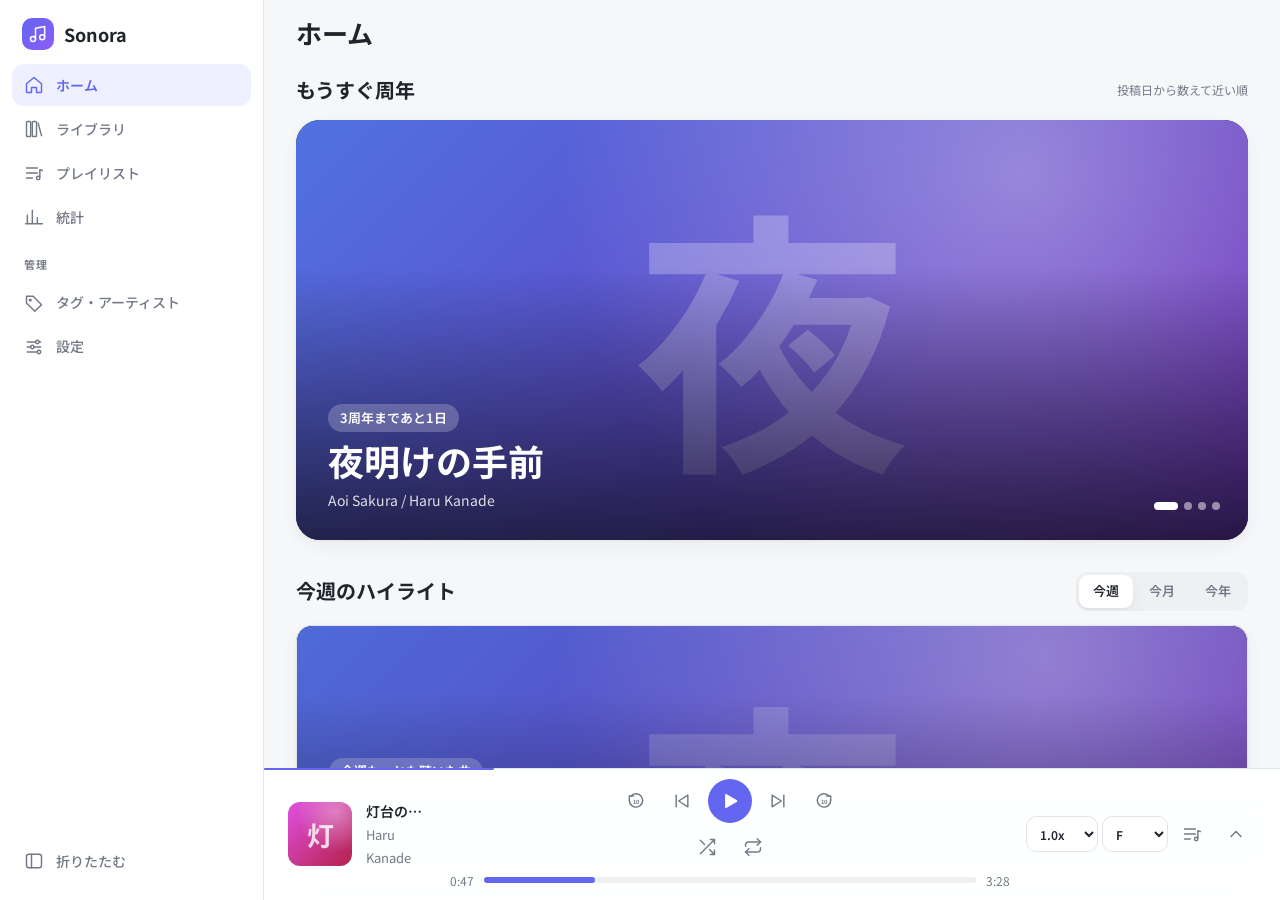
<file: index.html>
<!DOCTYPE html>
<html lang="ja">
<head>
<meta charset="utf-8">
<meta name="viewport" content="width=device-width,initial-scale=1,viewport-fit=cover">
<meta name="theme-color" content="#F6F7F9">
<title>Sonora 音声ライブラリ</title>
<link href="https://fonts.googleapis.com/css2?family=Noto+Sans+JP:wght@400;500;600;700&display=swap" rel="stylesheet">
<style>
:root{--bg:#F6F7F9;--cd:#fff;--sb:#EEF0F4;--tx:#20242B;--mu:#737985;--ln:#E2E5EA;--ac:#6366F1;--al:#EEF0FF;--ok:#20A77A;--er:#D95C5C;--sh:0 1px 2px rgba(32,36,43,.05),0 6px 18px rgba(32,36,43,.05);--ez:cubic-bezier(.2,.8,.2,1)}
*{box-sizing:border-box;margin:0;padding:0}
body{font:400 14px/1.6 "Noto Sans JP",-apple-system,"Hiragino Sans","Yu Gothic",sans-serif;color:var(--tx);background:var(--bg);-webkit-font-smoothing:antialiased}
button,input,select{font:inherit;color:inherit}button{cursor:pointer;background:none;border:0;text-align:inherit}
input,select{border:1px solid var(--ln);border-radius:10px;background:var(--cd);height:40px;padding:0 12px}
input[type=range]{height:120px;width:24px;padding:0;border:0;background:none;writing-mode:vertical-lr;direction:rtl;accent-color:var(--ac)}
input[type=color]{width:36px;height:36px;padding:2px;cursor:pointer}
:focus-visible{outline:2px solid var(--ac);outline-offset:2px}
.hid{display:none!important}.mu{color:var(--mu)}.sm{font-size:12px}.sp{flex:1}.psel{height:36px;min-width:66px;padding:0 9px;border-radius:10px;font-size:12px;font-weight:600}.eqctl{display:flex;align-items:center;gap:8px}.eqctl .btn{height:34px;padding:0 12px;font-size:12px}.eqdet{display:none;margin:0;padding:10px 0 4px;border-top:1px solid var(--ln)}.eqdet.on{display:block}
.i{width:20px;height:20px;fill:none;stroke:currentColor;stroke-width:1.75;stroke-linecap:round;stroke-linejoin:round;flex:none}.i.f{fill:currentColor}.i.s{width:14px;height:14px}
.app{display:flex;height:100vh;height:100dvh;overflow:hidden}
.side{width:264px;flex:none;background:var(--cd);border-right:1px solid var(--ln);display:flex;flex-direction:column;padding:18px 12px;transition:width .3s var(--ez);overflow:hidden;z-index:50}
.brand{display:flex;align-items:center;gap:10px;padding:0 10px 14px;font-weight:700;font-size:18px;white-space:nowrap}
.logo{width:32px;height:32px;border-radius:10px;background:linear-gradient(135deg,#6366F1,#8B5CF6);display:grid;place-items:center;color:#fff;flex:none}
.side nav{flex:1;display:flex;flex-direction:column;gap:2px}
.gl{font-size:11px;font-weight:600;color:var(--mu);padding:16px 12px 6px;letter-spacing:.06em}
.nv{display:flex;align-items:center;gap:12px;height:42px;padding:0 12px;border-radius:12px;color:var(--mu);font-weight:500;width:100%;white-space:nowrap;transition:background .15s,color .15s}
.nv:hover{background:var(--sb);color:var(--tx)}.nv.on{background:var(--al);color:var(--ac);font-weight:600}
.col .side{width:72px}.col .nv{justify-content:center;padding:0}.col .nv span,.col .brand span,.col .gl{display:none}.col .brand{justify-content:center;padding:0 0 14px}
.scrim{display:none}.menu{display:none}
.main{flex:1;min-width:0;display:flex;flex-direction:column}
.top{display:flex;align-items:center;gap:12px;width:100%;max-width:1384px;margin:0 auto;padding:max(16px,env(safe-area-inset-top)) 32px 8px}
.top h1{font-size:26px;font-weight:700;line-height:1.3}
.scroll{flex:1;min-height:0;overflow:auto;padding:8px 32px 32px;display:flex;flex-direction:column}
.view{display:none;width:100%;max-width:1320px;margin:0 auto;flex:none}.view.on{display:block}
.view.lib.on{display:flex;flex-direction:column;flex:1;min-height:0;gap:12px}
.btn{display:inline-flex;align-items:center;justify-content:center;gap:8px;height:40px;padding:0 16px;border-radius:12px;font-weight:600;border:1px solid var(--ln);background:var(--cd);white-space:nowrap;transition:background .15s,transform .15s}
.btn:hover{background:var(--sb)}.btn:active{transform:scale(.97)}
.btn.pri{background:var(--ac);border-color:var(--ac);color:#fff}.btn.pri:hover{background:#5457e0}
.btn.dg{background:var(--er);border-color:var(--er);color:#fff}.btn.dgo{color:var(--er);border-color:#f0c9c9}.btn.wf{width:100%}
.ib{width:40px;height:40px;display:grid;place-items:center;border-radius:12px;color:var(--mu);flex:none;transition:background .15s,color .15s}
.ib:hover{background:var(--sb);color:var(--tx)}.ib.on{color:var(--ac);background:var(--al)}.fv.on .i{fill:currentColor}
.seg{display:inline-flex;background:var(--sb);border-radius:12px;padding:3px;gap:2px;max-width:100%;overflow-x:auto;scrollbar-width:none}
.seg button{padding:6px 14px;border-radius:9px;font-weight:600;font-size:13px;color:var(--mu);white-space:nowrap;transition:.15s}.seg .on{background:var(--cd);color:var(--tx);box-shadow:var(--sh)}
.tg{display:inline-flex;align-items:center;gap:4px;height:22px;padding:0 9px;border-radius:99px;font-size:12px;font-weight:500;white-space:nowrap;flex:none}
button.tg.more{background:var(--sb);color:var(--mu)}.tg.ok{background:#E3F6EF;color:#137A58}.tg.pl{background:var(--al);color:var(--ac)}
.tg.ar{background:var(--sb);height:30px;padding:0 8px 0 12px;font-size:13px}
.tg.pk{height:30px;padding:0 12px;border:1.5px solid var(--c);background:var(--cd);color:var(--tx)}.tg.pk.on{background:var(--c);color:var(--f)}
.tgs{display:flex;flex-wrap:wrap;gap:6px;align-items:center;min-width:0}
.libtd{display:flex;align-items:center;gap:6px;min-width:0}.libtd i{display:block;width:9px;height:9px;border-radius:50%;flex:none;box-shadow:inset 0 0 0 1px rgba(32,36,43,.08)}
.card{background:var(--cd);border:1px solid var(--ln);border-radius:16px;box-shadow:var(--sh)}
.th{--s:64px;width:var(--s);height:var(--s);border-radius:12px;position:relative;overflow:hidden;flex:none}
.th::after{content:attr(data-c);position:absolute;inset:0;display:grid;place-items:center;font-weight:700;font-size:calc(var(--s)*.42);color:rgba(255,255,255,.8)}
.th.fl{width:100%;height:auto;aspect-ratio:1;border-radius:20px}.th.rd{border-radius:50%}
.sec{display:flex;align-items:center;justify-content:space-between;gap:12px;flex-wrap:wrap;margin:32px 0 14px}.sec:first-child{margin-top:8px}.sec h2{font-size:20px;font-weight:700}
.lk{color:var(--ac);font-weight:600;font-size:13px}
.hero{position:relative;border-radius:24px;overflow:hidden;height:clamp(280px,min(44vw,60svh),420px);background:#20242B;box-shadow:var(--sh)}
.sl{opacity:0;transform:scale(1.06);transition:opacity .7s var(--ez),transform .7s var(--ez)}.sl.on{opacity:1;transform:none}.sl.out{opacity:0;transform:scale(.96)}
.hero .sl{position:absolute;inset:0}
.bg{position:absolute;inset:0;transition:transform 7s linear}.sl.on .bg{transform:scale(1.06)}
.bg::after{content:attr(data-c);position:absolute;inset:0;display:grid;place-items:center;font-size:clamp(120px,24vw,260px);font-weight:700;color:rgba(255,255,255,.25)}
.ov{position:absolute;inset:0;display:flex;flex-direction:column;justify-content:flex-end;gap:6px;padding:28px 32px;color:#fff;background:linear-gradient(180deg,transparent 35%,rgba(12,14,24,.72))}
.ov h3{font-size:clamp(24px,3.4vw,36px);font-weight:700;line-height:1.25}.ov p{opacity:.85}
.bd{display:inline-flex;align-items:center;height:28px;padding:0 12px;border-radius:99px;background:rgba(255,255,255,.22);backdrop-filter:blur(10px);-webkit-backdrop-filter:blur(10px);font-weight:600;font-size:13px;width:fit-content;color:#fff}
.bd.l{background:var(--al);color:var(--ac);backdrop-filter:none}
.dots{display:flex;gap:6px;align-items:center}.hero .dots{position:absolute;right:28px;bottom:30px;z-index:3}
.dt{width:8px;height:8px;border-radius:99px;background:rgba(255,255,255,.5);transition:width .3s,background .3s}.dt.on{width:24px;background:#fff}.lt .dt{background:var(--ln)}.lt .dt.on{background:var(--ac)}
.hlw{padding:0;overflow:hidden;position:relative;min-height:340px;background:#20242B;color:#fff}.stack{display:grid;min-height:340px}.stack>.sl{grid-area:1/1}
.hl .sl{transform:translateY(14px)}.hl .sl.on{transform:none}.hl .sl.out{transform:translateY(-14px)}.hl .hlbg{will-change:transform}.hl .hlbg::after{content:attr(data-c);position:absolute;inset:0;display:grid;place-items:center;font-size:clamp(120px,24vw,260px);font-weight:700;color:rgba(255,255,255,.18)}
.hc{display:grid;grid-template-columns:minmax(0,var(--hw,340px)) 1fr;gap:32px;align-items:center}.hl .hc{position:relative;display:block;min-height:340px;overflow:hidden}.hl .hlbg{position:absolute;inset:-4%;background-size:cover;background-position:center;transform:scale(1.02);transition:transform .7s var(--ez)}.hl .sl.on .hlbg{transform:scale(1.06)}.hl .hc::after{content:"";position:absolute;inset:0;background:linear-gradient(180deg,rgba(12,14,24,.04) 20%,rgba(12,14,24,.24) 46%,rgba(12,14,24,.84) 100%);pointer-events:none}
.hx{display:flex;flex-direction:column;gap:8px;align-items:flex-start}.hx h3{font-size:clamp(24px,3vw,34px);font-weight:700;line-height:1.25}.hx .st{font-size:28px;font-weight:700;color:var(--ac)}.hl .hx{position:absolute;left:32px;right:32px;bottom:48px;z-index:2;color:#fff;max-width:min(820px,calc(100% - 64px))}.hl .hx h3{color:#fff;max-width:24em;line-height:1.2;letter-spacing:-.015em}.hl .hx p{max-width:52em;line-height:1.45}.hl .hx .mu{color:rgba(255,255,255,.82)}.hl .hx .st{color:#fff;margin-top:2px}.hl .bd.l{background:rgba(255,255,255,.2);color:#fff;backdrop-filter:blur(10px);-webkit-backdrop-filter:blur(10px)}.hlf{position:absolute;left:28px;right:28px;bottom:20px;z-index:3;margin:0}.hl .ct{color:rgba(255,255,255,.72)}.hl .dt{background:rgba(255,255,255,.42)}.hl .dt.on{background:#fff}
.hlf{display:flex;justify-content:space-between;align-items:center;margin-top:18px}.ct{font-size:13px;color:var(--mu);font-weight:600}.hlw.big{--hw:440px;padding:0;min-height:440px}.hlw.big .stack,.hlw.big .hc{min-height:440px}
.row{display:flex;gap:16px;overflow-x:auto;padding:2px 2px 10px;scroll-snap-type:x proximity}
.rc{width:172px;flex:none;scroll-snap-align:start;cursor:pointer}.rc b{display:block;margin-top:10px;font-weight:600}.rc b,.rc p{overflow:hidden;text-overflow:ellipsis;white-space:nowrap}.rc p{font-size:12px;color:var(--mu)}
.rc .th{transition:transform .25s var(--ez),box-shadow .25s}.rc:hover .th{transform:translateY(-3px);box-shadow:0 10px 24px rgba(32,36,43,.14)}
.li{display:flex;align-items:center;gap:14px;padding:10px 14px;border-radius:14px}.li:hover{background:var(--sb)}.li .rk,.sc .rk{width:24px;text-align:center;font-weight:700;color:var(--mu)}.li>div{flex:1;min-width:0}.li b{display:block;font-weight:600}
.dz{display:flex;align-items:center;gap:16px;padding:14px 20px;border:2px dashed #cfd3dc;background:var(--cd);transition:.2s}.dz.over{border-color:var(--ac);background:var(--al)}.dz>div{flex:1}
.dzi{width:44px;height:44px;flex:none!important;border-radius:12px;background:var(--al);color:var(--ac);display:grid;place-items:center}
.addp{display:none;overflow:hidden}.addp.on{display:block}.addph{display:flex;align-items:center;justify-content:space-between;gap:12px;padding:14px 20px;border-bottom:1px solid var(--ln)}.addp .dz{border:0;border-radius:0;box-shadow:none}.up{display:none;padding:16px 20px}.up.on{display:block}.uh{display:flex;justify-content:space-between;align-items:center;gap:8px}.uh span{font-weight:700;color:var(--ac)}
.pb{height:10px;border-radius:99px;background:var(--sb);margin:10px 0 8px;overflow:hidden}.pb i{display:block;height:100%;border-radius:99px;background:linear-gradient(90deg,#6366F1,#8B5CF6);transition:width .3s}
.cnt{display:flex;gap:16px;font-size:13px;font-weight:500;margin-top:10px}
.tb{display:flex;gap:10px;flex-wrap:wrap;align-items:center}.srch{position:relative;flex:1;min-width:220px}.srch>.i{position:absolute;left:14px;top:11px;color:var(--mu)}.srch input{width:100%;height:42px;padding-left:42px}
.sg{display:none;position:absolute;left:0;right:0;top:48px;background:var(--cd);border:1px solid var(--ln);border-radius:14px;box-shadow:0 12px 32px rgba(32,36,43,.12);padding:6px;z-index:20}.sg.on{display:block}
.sg button{display:flex;gap:10px;align-items:center;width:100%;padding:9px 12px;border-radius:9px}.sg button:hover{background:var(--sb)}.sg em{font-style:normal;font-size:11px;color:var(--ac);background:var(--al);border-radius:6px;padding:0 6px;font-weight:600}.sg p{padding:9px 12px}
.flt{display:none;padding:16px 20px;gap:20px;flex-wrap:wrap;align-items:flex-end}.flt.on{display:flex}.fgp{display:flex;flex-direction:column;gap:6px}.lb{font-size:12px;font-weight:600;color:var(--mu)}.two{display:grid;grid-template-columns:1fr 1fr;gap:10px}
.bulk{display:none;align-items:center;gap:8px;background:var(--tx);color:#fff;border-radius:14px;padding:8px 8px 8px 18px;flex-wrap:wrap}.bulk.on{display:flex}
.bb{display:inline-flex;align-items:center;gap:6px;height:36px;padding:0 12px;border-radius:10px;background:rgba(255,255,255,.12);color:#fff;font-weight:500;font-size:13px}.bb:hover{background:rgba(255,255,255,.22)}.bb.d{background:var(--er)}
.lib.sel .tb,.lib.sel .flt{display:none}
.tbl{--cols:24px 44px minmax(0,2fr) minmax(0,1.1fr) minmax(0,1.5fr) 96px 96px 44px 40px;flex:1;min-height:0;display:flex;flex-direction:column;background:var(--cd);border:1px solid var(--ln);border-radius:16px;overflow:hidden}
.r{display:grid;grid-template-columns:var(--cols);align-items:center;gap:12px;padding:0 16px;height:64px;border-bottom:1px solid var(--ln)}
.r.hd{height:40px;font-size:12px;font-weight:600;color:var(--mu);background:#FAFBFC;flex:none}
#vs{flex:1;min-height:0;overflow:auto}#vsIn{position:relative}#rows{position:absolute;left:0;right:0;top:0}
.r:not(.hd):hover{background:#FAFAFF}.r.sel{background:var(--al)}.r .th{--s:44px;border-radius:10px}
.ti b{display:block;font-weight:600;white-space:nowrap;overflow:hidden;text-overflow:ellipsis}
.ar,.c-pd,.c-ad,.c-k{color:var(--mu);white-space:nowrap;overflow:hidden;text-overflow:ellipsis}.r .tgs{flex-wrap:nowrap;overflow:hidden}
.chk{width:20px;height:20px;border:1.75px solid #c3c8d2;border-radius:6px;background:var(--cd);display:grid;place-items:center;transition:.15s}.chk.on{background:var(--ac);border-color:var(--ac)}
.chk.on::after{content:"";width:10px;height:6px;border-left:2px solid #fff;border-bottom:2px solid #fff;transform:translateY(-1px) rotate(-45deg)}
.pg{display:grid;grid-template-columns:repeat(auto-fill,minmax(min(100%,300px),1fr));gap:16px}
.pc{display:flex;gap:16px;align-items:center;padding:14px;cursor:pointer;transition:transform .25s var(--ez),box-shadow .25s}.pc:hover{transform:translateY(-3px);box-shadow:0 12px 28px rgba(32,36,43,.1)}
.pc b{font-size:16px;font-weight:600;display:block}.pc p{color:var(--mu);font-size:13px}
.mos{width:88px;height:88px;border-radius:14px;overflow:hidden;display:grid;grid-template:1fr 1fr/1fr 1fr;flex:none}.mos.lg{width:200px;height:200px;border-radius:20px}
.pdh{display:flex;gap:28px;align-items:center;margin:0 4px 22px;padding-bottom:0}.pdh>div:last-child{flex:1;min-width:0;padding-bottom:0}.pdh h2{font-size:32px;font-weight:700;line-height:1.2;overflow-wrap:anywhere;margin-top:5px}.acts{display:flex;gap:8px;flex-wrap:wrap;margin-top:18px;align-items:center}.plsortbar{display:flex;align-items:center;gap:8px;padding:8px 10px;margin:0 4px 10px;border:1px solid var(--ln);border-radius:14px;background:rgba(255,255,255,.7)}.plsortbar .mu{margin-left:4px}.plsortbar .sortdir{display:inline-flex;align-items:center;justify-content:center;width:auto;min-width:88px;padding:0 12px;gap:6px}.plsortbar .sortdir span{display:inline;font-size:12px;font-weight:600}.plsortbar .sortdir:disabled{cursor:default}.plsortbar .sortdir:disabled:hover{background:var(--cd)}
.lst{background:var(--cd);border:1px solid var(--ln);border-radius:16px}
.trk{display:flex;align-items:center;gap:12px;padding:8px 14px;border-bottom:1px solid var(--ln);background:var(--cd);position:relative;transition:box-shadow .15s,transform .15s}
.trk:first-child{border-radius:16px 16px 0 0}.trk:last-child{border-bottom:0;border-radius:0 0 16px 16px}
.trk.drag{z-index:5;box-shadow:0 14px 34px rgba(32,36,43,.2);border-radius:14px;transition:box-shadow .15s}
.grip{width:32px;height:40px;display:grid;place-items:center;color:#a6acb8;cursor:grab;touch-action:none;flex:none}.lst[data-m="0"] .grip{opacity:.35;pointer-events:none}
.trk .m{flex:1;min-width:0}.trk .m b{display:block;font-weight:600;white-space:nowrap;overflow:hidden;text-overflow:ellipsis}
.hint{display:none;color:var(--ac);background:var(--al);border-radius:10px;padding:8px 12px;font-size:13px;margin-bottom:12px}.hint.on{display:block}
.sbar{display:flex;gap:12px;align-items:center;justify-content:space-between;flex-wrap:wrap;margin-bottom:16px}
.cust{display:none;gap:12px;align-items:center;margin-bottom:16px;flex-wrap:wrap}.cust.on{display:flex}
.kpis{display:grid;grid-template-columns:repeat(4,1fr);gap:16px}.kpi{padding:20px}.kpi span{color:var(--mu);font-size:13px;font-weight:500}
.kpi b{display:block;font-size:30px;font-weight:700;line-height:1.3;margin-top:4px}.kpi small{font-size:14px;font-weight:600;color:var(--mu);margin:0 4px 0 2px}
.cbox{padding:20px;margin-top:16px}.ch{display:flex;justify-content:space-between;margin-bottom:8px}#lc{width:100%;height:190px;display:block}.ax{display:flex;justify-content:space-between;color:var(--mu);font-size:12px}
.g3{display:grid;grid-template-columns:repeat(auto-fill,minmax(min(100%,300px),1fr));gap:16px}
.sc{display:flex;gap:14px;align-items:center;padding:14px}.sc b{font-weight:600}.sc .pc2{color:var(--ac);font-weight:600;font-size:13px}.sc>div{flex:1;min-width:0}
.pn2{padding:20px}.bar{display:grid;grid-template-columns:minmax(80px,140px) 1fr 56px;gap:12px;align-items:center;padding:8px 0}.bar b{text-align:right}
.bt{height:10px;border-radius:99px;background:var(--sb);overflow:hidden}.bt i{display:block;height:100%;border-radius:99px;background:var(--ac)}
.two-c{display:flex;gap:32px;align-items:center;flex-wrap:wrap}.two-c>div:last-child{flex:1;min-width:240px}
.dn{position:relative;width:170px;height:170px;border-radius:50%;flex:none}.dn::after{content:"";position:absolute;inset:34px;background:var(--cd);border-radius:50%}
.hm{display:grid;grid-template-columns:repeat(auto-fill,minmax(52px,1fr));gap:6px}.hm div{height:52px;border-radius:10px;display:grid;place-items:center;font-size:12px;font-weight:600}
.wk{display:flex;gap:12px;align-items:flex-end;height:200px}.wk div{flex:1;display:flex;flex-direction:column;justify-content:flex-end;align-items:center;gap:8px;height:100%;font-size:12px;color:var(--mu)}
.wk i{width:100%;max-width:52px;border-radius:10px 10px 4px 4px;background:var(--ac);display:block}
.note{margin:14px 0 12px}.ag{display:grid;grid-template-columns:repeat(auto-fill,minmax(min(100%,240px),1fr));gap:16px;margin-top:16px}.ac2{display:flex;align-items:center;gap:14px;padding:14px}.ac2>div,.tn{flex:1;min-width:0}.ac2 b,.tn b{display:block;font-weight:600}
.stg{display:grid;gap:16px;width:100%;min-width:0;max-width:840px}.sx{width:100%;min-width:0;padding:8px clamp(14px,3vw,24px)}.sx h3{font-size:16px;font-weight:700;padding:16px 0 8px}
.sr{display:flex;align-items:center;justify-content:space-between;gap:16px;padding:14px 0;border-top:1px solid var(--ln)}.sr b{font-weight:600}.sr.cl{flex-direction:column;align-items:stretch}
.swt{width:44px;height:26px;border-radius:99px;background:#CDD1D9;position:relative;flex:none;transition:background .2s}
.swt::after{content:"";position:absolute;top:3px;left:3px;width:20px;height:20px;border-radius:50%;background:#fff;box-shadow:0 1px 3px rgba(0,0,0,.25);transition:transform .2s var(--ez)}.swt.on{background:var(--ac)}.swt.on::after{transform:translateX(18px)}
.chp{height:32px;padding:0 14px;border-radius:99px;border:1px solid var(--ln);background:var(--cd);font-weight:600;font-size:13px;color:var(--mu);transition:.15s}.chp.on{background:var(--al);border-color:var(--ac);color:var(--ac)}
.chips{display:flex;gap:8px;flex-wrap:wrap;justify-content:center}.eq{display:flex;justify-content:space-between;gap:8px;padding:8px}.eq label{display:flex;flex-direction:column;align-items:center;gap:8px;font-size:12px;color:var(--mu)}
kbd{display:inline-flex;min-width:28px;height:26px;padding:0 8px;align-items:center;justify-content:center;border:1px solid var(--ln);border-bottom-width:2px;border-radius:8px;background:var(--cd);font-size:12px;font-weight:600}
.pl{position:relative;flex:none;display:grid;grid-template-columns:1fr minmax(320px,560px) 1fr;align-items:center;gap:16px;padding:10px 24px max(10px,env(safe-area-inset-bottom));background:rgba(255,255,255,.9);backdrop-filter:blur(18px);-webkit-backdrop-filter:blur(18px);border-top:1px solid var(--ln);z-index:30}.pl .pl-c{min-width:0}.pl-subctl{display:flex;align-items:center;justify-content:center;gap:6px}.sortdir{width:40px;height:40px}.sortdir span{display:none}.sortdir .i{transition:transform .15s}.sortdir.asc .i{transform:rotate(180deg)}.aw .th{--s:min(320px,calc(100vw - 48px))!important;max-width:100%}
.mb{position:absolute;left:0;right:0;top:-1px;height:2px}.mb i,.seek i{display:block;height:100%;background:var(--ac);border-radius:99px}
.pl-l{display:flex;align-items:center;gap:14px;min-width:0;cursor:pointer}.pt{min-width:0}.pt b{display:block;font-weight:600;white-space:nowrap;overflow:hidden;text-overflow:ellipsis}.pt span{font-size:13px;color:var(--mu)}
.pl-c{display:flex;flex-direction:column;gap:4px;align-items:center}.ctl{display:flex;align-items:center;gap:6px}
.pp{width:44px;height:44px;border-radius:50%;background:var(--ac);color:#fff;display:grid;place-items:center;flex:none;transition:transform .15s,background .15s}.pp:hover{background:#5457e0}.pp:active{transform:scale(.94)}
.sk{display:flex;align-items:center;gap:10px;width:100%;font-size:12px;color:var(--mu)}.seek{flex:1;height:6px;border-radius:99px;background:var(--sb);cursor:pointer}
.pl-r{display:flex;justify-content:flex-end;align-items:center;gap:4px}
.fp{position:fixed;left:0;top:0;width:100%;height:100vh;height:100dvh;z-index:60;display:flex;flex-direction:column;background:linear-gradient(180deg,#E8EAFF,#fff 55%);padding:max(12px,env(safe-area-inset-top)) 24px max(20px,env(safe-area-inset-bottom));overflow:auto;transform:translateY(100%);visibility:hidden;transition:transform .35s var(--ez),visibility 0s .35s}
.fp.on{transform:none;visibility:visible;transition:transform .35s var(--ez)}
.fph{display:flex;align-items:center;justify-content:space-between;font-weight:600;max-width:1000px;width:100%;margin:0 auto}.fpb{display:grid;gap:18px;width:100%;max-width:1000px;margin:auto;padding:12px 0}
.aw{display:flex;flex-direction:column;gap:12px;max-width:440px;width:100%;margin:0 auto}.aw .th{box-shadow:0 20px 50px rgba(99,102,241,.3)}
.fi b{display:block;font-size:24px;font-weight:700;line-height:1.3}.fi span{color:var(--mu)}.tm{display:flex;justify-content:space-between;font-size:12px;color:var(--mu);margin-top:-6px}
.ctl.big{justify-content:space-between}.ctl.big .pp{width:64px;height:64px}.ctl.big .ib{width:48px;height:48px}.fp-mainctl{justify-content:center;gap:16px}.fp-mainctl .ib{width:48px;height:48px}.fp-subctl{display:flex;justify-content:center;align-items:center;gap:18px}.fp-subctl .ib{width:44px;height:44px}.spd{display:flex;gap:6px;justify-content:center;flex-wrap:wrap}
.qv{display:none;background:var(--cd);border:1px solid var(--ln);border-radius:20px;padding:20px;max-height:70dvh;overflow:auto}.fp.q .qv{display:block}.fp.q .aw{display:none}
.qv h3{font-size:18px;font-weight:700;margin-bottom:8px}.ql{font-size:12px;font-weight:600;color:var(--mu);margin:14px 0 6px}
.qi{display:flex;align-items:center;gap:12px;padding:6px 0}.qi>div{flex:1;min-width:0}.qi b{font-weight:600;display:block;white-space:nowrap;overflow:hidden;text-overflow:ellipsis}.qi.now b{color:var(--ac)}
.eqa{display:flex;gap:2px;align-items:flex-end;height:16px}.eqa i{width:3px;background:var(--ac);border-radius:2px;animation:eqa 1s ease-in-out infinite}.eqa i:nth-child(2){animation-delay:.2s}.eqa i:nth-child(3){animation-delay:.4s}
@keyframes eqa{0%,100%{height:4px}50%{height:16px}}
.md{position:fixed;left:0;top:0;width:100%;height:100%;z-index:70;display:none;align-items:center;justify-content:center;padding:16px;background:rgba(20,24,31,.45)}.md.on{display:flex;animation:fi .25s}
.ms{background:var(--cd);border-radius:24px;width:min(100%,760px);max-height:calc(100vh - 32px);max-height:calc(100dvh - 32px);overflow:auto;padding:28px;animation:up .3s var(--ez)}
@keyframes fi{from{opacity:0}}@keyframes up{from{opacity:0;transform:translateY(16px)}}
.mh{display:flex;justify-content:space-between;align-items:center;margin-bottom:20px}.mt{font-size:20px;font-weight:700}
.ef{display:grid;grid-template-columns:240px 1fr;gap:28px}.ea{display:flex;flex-direction:column;gap:12px}
.fm{display:flex;flex-direction:column;gap:16px}.fm label,.fg{display:flex;flex-direction:column;gap:6px;font-size:12px;font-weight:600;color:var(--mu)}.fm input,.fm select{width:100%;font-size:14px;font-weight:400;color:var(--tx)}
.fx{display:flex;flex-wrap:wrap;gap:6px;align-items:center;border:1px solid var(--ln);border-radius:10px;padding:6px;min-height:42px}.fx input{border:0;height:28px;flex:1;min-width:80px;width:auto!important}
.ft{display:flex;justify-content:flex-end;gap:10px;margin-top:24px}.cfb{margin-top:12px;color:var(--mu)}.dn2{font-weight:600;margin:8px 0 12px}
.mn{position:fixed;z-index:80;background:var(--cd);border:1px solid var(--ln);border-radius:14px;box-shadow:0 14px 36px rgba(32,36,43,.16);padding:6px;min-width:200px;animation:fi .15s}
.mn button{display:flex;align-items:center;gap:10px;width:100%;padding:9px 12px;border-radius:9px}.mn button:hover{background:var(--sb)}.mn .dgr{color:var(--er)}
.ts{position:fixed;left:50%;bottom:calc(96px + env(safe-area-inset-bottom));transform:translate(-50%,10px);background:var(--tx);color:#fff;padding:10px 18px;border-radius:12px;font-size:13px;font-weight:500;opacity:0;pointer-events:none;transition:.25s;z-index:90}.ts.on{opacity:1;transform:translate(-50%,0)}
@media(min-width:1024px){.fpb{grid-template-columns:1fr 1fr;align-items:center;gap:56px}.fp.q .qv{display:block}.fp.q .aw{display:flex}.qbtn{display:none}}
@media(max-width:1199px){.tbl{--cols:24px 44px minmax(0,2fr) minmax(0,1.1fr) minmax(0,1.5fr) 96px 40px}.c-ad,.c-k{display:none}}
@media(max-width:1023px){.pl{grid-template-columns:minmax(0,1fr) minmax(280px,1.3fr)}.pl-r{display:none}}
@media(max-width:767px){
.side{position:fixed;left:0;top:0;bottom:0;width:min(86vw,340px)!important;transform:translateX(-100%);transition:transform .3s var(--ez);padding-top:max(18px,env(safe-area-inset-top));padding-bottom:max(18px,env(safe-area-inset-bottom))}
.nav-open .side{transform:none;box-shadow:0 0 40px rgba(0,0,0,.2)}.col .nv{justify-content:flex-start;padding:0 12px}.col .nv span,.col .brand span{display:inline}.col .gl{display:block}.col .brand{justify-content:flex-start;padding:0 10px 14px}#colb{display:none}
.scrim{display:block;position:fixed;left:0;top:0;width:100%;height:100lvh;background:rgba(20,24,31,.4);opacity:0;pointer-events:none;transition:opacity .3s;z-index:45}.nav-open .scrim{opacity:1;pointer-events:auto}
.menu{display:grid}.top{padding:max(10px,env(safe-area-inset-top)) 16px 4px}.top h1{font-size:22px}.scroll{padding:8px 16px 24px}
.hc{grid-template-columns:1fr;gap:16px}.hlw,.hlw.big{--hw:100%;padding:0}.hl .hc,.hlw.big .stack,.hlw.big .hc{min-height:360px}.hl .hx{left:20px;right:20px;bottom:44px;max-width:calc(100% - 40px)}.hl .hx h3{max-width:20em}.hl .hx p{max-width:46em}.hlf{left:20px;right:20px;bottom:16px}.hc .th{max-width:300px;margin:0 auto}.fpb{gap:14px;padding:8px 0}.aw{gap:10px}.aw .th.fl{width:min(320px,calc(100vw - 32px),38svh)!important;height:auto;aspect-ratio:1;margin:0 auto}.fp-mainctl{gap:10px}.fp-mainctl .ib{width:44px;height:44px}.fp-mainctl .pp{width:58px;height:58px}.fp-subctl{gap:14px}.fp-subctl .ib{width:42px;height:42px}
.dz{padding:12px}.dz b,.dz p,.dzi{display:none}.dz .btn{width:100%}
.r{height:76px;grid-template-columns:24px 56px minmax(0,1fr) 36px;grid-template-areas:"c t i m" "c t a m" "c t g m";row-gap:1px;align-content:center;padding:0 12px}
.r.hd,.c-pd{display:none}.r .th{--s:56px;grid-area:t}.chk{grid-area:c}.ti{grid-area:i}.ar{grid-area:a;font-size:12px}.r .tgs{grid-area:g}.mm{grid-area:m}.vh{display:none}
.pdh{flex-direction:column;align-items:flex-start;gap:16px}.pdh>div:last-child{width:100%;padding-bottom:0}.mos.lg{width:140px;height:140px}.pdh h2{font-size:26px}.pdh{gap:18px;margin:0 0 18px}.acts{margin-top:14px}.plsortbar{margin-left:0;margin-right:0}.plsortbar .mu{flex-basis:100%;margin-left:2px}
.kpis{grid-template-columns:1fr 1fr;gap:12px}.kpi{padding:16px}.kpi b{font-size:24px}
.pl{grid-template-columns:minmax(0,1fr) auto;gap:10px;padding:8px 14px max(8px,env(safe-area-inset-bottom))}.pl .x1{display:none}.pl .th{--s:48px!important}.pl-l{gap:10px}.pl-c{gap:3px}
.md{align-items:flex-end;padding:0}.ms{border-radius:24px 24px 0 0;padding:20px 20px calc(20px + env(safe-area-inset-bottom));max-height:92vh;max-height:92dvh;width:100%}.ef{grid-template-columns:1fr;gap:20px}.ea .th{max-width:240px;margin:0 auto}
}
@media(max-width:480px){#add span{display:none}#add{width:40px;padding:0}}
@media(orientation:landscape) and (max-height:520px){.hero{height:clamp(200px,52svh,300px)}.pl{grid-template-columns:minmax(0,1fr) auto;gap:10px;padding:8px 14px max(8px,env(safe-area-inset-bottom))}.pl .th{--s:48px!important}.pl .x1,.pl .sk,.pl-r{display:none}.pl-l{gap:10px}.pl-c{gap:3px}.menu{display:grid}.fp{padding:max(6px,env(safe-area-inset-top)) 16px max(8px,env(safe-area-inset-bottom))}.fpb{grid-template-columns:1fr;gap:6px;padding:4px 0}.aw{gap:6px}.fp .aw .th.fl{width:min(92px,24svh)!important;height:auto;aspect-ratio:1;margin:0 auto}.fi b{font-size:18px}.fp-mainctl{gap:20px}.ctl.big .pp{width:56px;height:56px}.ctl.big .ib{width:40px;height:40px}.fp-subctl{gap:10px}.fp-subctl .ib{width:36px;height:36px}.spd{gap:4px}.spd .psel{height:30px}.tm{margin-top:-4px}.side{transition:width .3s var(--ez)}.col .side{width:72px}.col .nv{justify-content:center;padding:0}.col .nv span,.col .brand span,.col .gl{display:none}.col .brand{justify-content:center;padding:0 0 14px}}
/* ---- 指定箇所のレスポンシブ調整 ---- */
/* プレイリスト画面：ページ見出し・詳細ヘッダー・並び替え操作の間隔を幅に応じて調整 */
.app[data-view="playlists"] .top{gap:clamp(8px,1.6vw,16px);padding-top:max(12px,env(safe-area-inset-top));padding-bottom:12px}
.app[data-view="playlists"] .top h1{min-width:0;flex:0 1 auto}
.app[data-view="playlists"] #add{flex:none;margin-left:auto}
.app[data-view="playlists"] .scroll{padding-top:clamp(8px,1.2vw,16px)}
#pd{width:100%;min-width:0}
.pl-back{margin:0 4px 14px;min-height:38px}
.pdh{display:grid;grid-template-columns:clamp(136px,17vw,200px) minmax(0,1fr);gap:clamp(16px,2.6vw,30px);align-items:center;margin:0 4px 20px}
.pdh .mos.lg{width:clamp(136px,17vw,200px);height:clamp(136px,17vw,200px)}
.pdh>div:last-child{width:auto;min-width:0;padding:0}
.pdh h2{font-size:clamp(24px,2.7vw,32px);line-height:1.2;overflow-wrap:anywhere}
.pdh .acts{gap:8px;margin-top:14px}
.plsortbar{display:flex;align-items:center;gap:8px;flex-wrap:wrap;padding:10px 12px;margin:0 4px 12px}
.plsortbar .mu{flex:1 1 260px;min-width:0;margin-left:0;line-height:1.45;text-align:right}
.pl-wide{display:contents}
.pl-compact{display:none}
.pl-mini-ctl{display:flex;align-items:center;justify-content:flex-end;gap:4px;flex:none}
.pl-mini-ctl .ib{width:38px;height:40px}
.pl-mini-ctl .pp{width:48px;height:48px}
.pl-compact .pl-l{flex:1;min-width:0;max-width:calc(100% - 152px);gap:10px}
.pl-compact .pt{min-width:0}
.pl-compact .pt b,.pl-compact .pt span{display:block;overflow:hidden;text-overflow:ellipsis;white-space:nowrap}
.pl-compact .pt span{font-size:12px}

@media(max-width:1023px){
 .pdh{grid-template-columns:140px minmax(0,1fr);gap:18px;align-items:start}
 .pdh .mos.lg{width:140px;height:140px}
 .plsortbar .mu{flex-basis:100%;text-align:left}
}
@media(max-width:767px){
 .app[data-view="playlists"] .top{gap:8px;padding-right:16px;padding-left:16px}
 .app[data-view="playlists"] .top h1{font-size:clamp(20px,5.5vw,22px)}
 .app[data-view="playlists"] #add{height:38px;padding:0 12px}
 .pl-back{margin:0 0 12px}
 .pdh{grid-template-columns:minmax(0,1fr);gap:14px;margin:0 0 18px;align-items:start}
 .pdh .mos.lg{width:clamp(112px,36vw,144px);height:clamp(112px,36vw,144px);margin:0 auto}
 .pdh>div:last-child{width:100%;padding:0}
 .pdh h2{font-size:clamp(23px,6vw,27px)}
 .pdh .acts{margin-top:12px;gap:6px}
 .plsortbar{display:grid;grid-template-columns:minmax(0,1fr) auto;gap:8px;margin:0 0 10px;padding:10px}
 .plsortbar #psb{min-width:0;justify-content:flex-start}
 .plsortbar #psd{width:40px;min-width:40px}
 .plsortbar .mu{grid-column:1/-1;flex:auto;text-align:left}
 /* 縦画面のミニプレイヤーは専用の簡潔な構造を使用。詳細操作はフルプレイヤーに集約 */
 .pl{grid-template-columns:minmax(0,1fr);gap:0;padding:8px 14px max(8px,env(safe-area-inset-bottom))}
 .pl-wide{display:none}
 .pl-compact{display:flex;grid-column:1/-1;align-items:center;justify-content:space-between;gap:12px;min-width:0}
 .pl-compact .pl-l{max-width:calc(100% - 132px)}
 .pl-compact .th{--s:48px!important}
 .pl-mini-ctl .ib{width:36px;height:40px}
 .pl-mini-ctl .pp{width:44px;height:44px}
}
/* 横画面では、タブレット幅・低いビューポートを含めて縦画面と同じミニプレイヤーを使用 */
@media(orientation:landscape) and (max-width:1199px){
 .pl{grid-template-columns:minmax(0,1fr);gap:0;padding:8px 16px max(8px,env(safe-area-inset-bottom))}
 .pl-wide{display:none}
 .pl-compact{display:flex;grid-column:1/-1;align-items:center;justify-content:space-between;gap:16px;min-width:0}
 .pl-compact .pl-l{max-width:calc(100% - 156px)}
 .pl-compact .th{--s:56px!important}
 .pl-mini-ctl .ib{width:38px;height:40px}
 .pl-mini-ctl .pp{width:48px;height:48px}
 .top .menu{display:none!important}
}
@media(orientation:landscape){
 .top .menu{display:none!important}
}
/* 小さい横画面でもドロワーを隠したままにせず、常設のアイコンナビとして表示 */
@media(orientation:landscape) and (max-width:767px){
 .side{position:relative;left:auto;top:auto;bottom:auto;width:64px!important;min-width:64px;height:auto;transform:none;box-shadow:none;padding:12px 8px max(8px,env(safe-area-inset-bottom));transition:none}
 .side .brand{justify-content:center;padding:0 0 14px}
 .side .brand span,.side .gl,.side .nv span{display:none!important}
 .side .nv{justify-content:center;padding:0;height:42px}
 .scrim{display:none!important}
 .main{min-width:0}
}
@media(orientation:landscape) and (max-height:520px){
 .pl{padding-top:6px;padding-bottom:max(6px,env(safe-area-inset-bottom))}
 .pl-compact .th{--s:48px!important}
 .pl-mini-ctl .ib{height:36px}
 .pl-mini-ctl .pp{width:42px;height:42px}
}
/* 設定画面：狭い表示幅でカード・説明文・操作部品が横にはみ出さないようにする */
#v-settings .stg{width:100%;min-width:0}
#v-settings .sx{width:100%;min-width:0}
#v-settings .sr>div:first-child{flex:1 1 180px;min-width:0;overflow-wrap:anywhere}
#v-settings .bar{grid-template-columns:minmax(0,min(140px,35%)) minmax(0,1fr) 56px;gap:clamp(6px,2vw,12px)}
@media(max-width:520px){
 #v-settings .sx{padding-inline:14px}
 #v-settings .sr:not(.cl){flex-wrap:wrap;gap:8px}
 #v-settings .sr:not(.cl)>:last-child{margin-left:auto;max-width:100%}
 #v-settings .eq{gap:4px}
}
/* 横画面では上部メニューだけを隠し、サイドバー下部の折りたたみ操作は表示する */
@media(orientation:landscape){
 .top .menu{display:none!important}
 #colb{display:flex!important;visibility:visible;opacity:1;pointer-events:auto;flex:none;min-height:42px;margin-top:8px}
}
@media(orientation:landscape) and (max-width:767px){
 #colb{display:grid!important;place-items:center;width:100%;min-width:0;margin-top:auto}
 .col .side{width:52px!important;min-width:52px!important}
}
/* 設定画面：各階層の最小幅を解除し、狭い画面でも横方向へ押し広げない */
#v-settings{width:100%;max-width:100%;min-width:0;align-self:stretch}
#v-settings>#sn{max-width:100%;min-width:0;overflow-x:auto;overscroll-behavior-x:contain}
#v-settings .stg{width:min(100%,840px);max-width:840px;min-width:0;margin-inline:0;align-self:stretch}
#v-settings .sx{width:100%;max-width:100%;min-width:0;overflow-wrap:anywhere}
#v-settings .sr{width:100%;max-width:100%;min-width:0}
#v-settings .sr>div:first-child{flex:1 1 180px;min-width:0;overflow-wrap:anywhere}
#v-settings .sr>:last-child{min-width:0;max-width:100%}
#v-settings .bar{width:100%;max-width:100%;min-width:0;grid-template-columns:minmax(0,min(140px,35%)) minmax(0,1fr) minmax(48px,56px);gap:clamp(6px,2vw,12px)}
#v-settings .bar>span{min-width:0;overflow-wrap:anywhere}
#v-settings .bar>b{min-width:0;white-space:nowrap}
#v-settings .eq{width:100%;max-width:100%;min-width:0;justify-content:space-between;gap:clamp(2px,1vw,8px)}
#v-settings .eq label{flex:1 1 0;min-width:0}
#v-settings .eq input[type=range]{flex:none;max-width:24px}
#v-settings .chips{width:100%;max-width:100%;min-width:0;justify-content:flex-start}
/* キューはキュー操作で明示的に開いた時だけ表示。横画面も縦画面と同じ切替式にする */
#fp:not(.q) .qv{display:none!important}
@media(orientation:landscape){
 #fp .fpb{grid-template-columns:minmax(0,1fr);align-items:stretch;gap:12px}
 #fp .qbtn{display:grid!important}
 #fp.q .aw{display:none!important}
 #fp.q .qv{display:block!important;max-height:calc(100dvh - 72px);width:100%;max-width:100%;min-width:0}
}
@media(prefers-reduced-motion:reduce){*,*::before,*::after{animation-duration:.01ms!important;transition-duration:.01ms!important}}
</style>
</head>
<body>
<svg width="0" height="0" style="position:absolute" aria-hidden="true"><defs>
<symbol id="i-home" viewBox="0 0 24 24"><path d="M3 10.5 12 3l9 7.5V20a1 1 0 0 1-1 1h-5v-6H9v6H4a1 1 0 0 1-1-1z"/></symbol>
<symbol id="i-library" viewBox="0 0 24 24"><rect x="3" y="3" width="5" height="18" rx="1"/><rect x="10" y="3" width="5" height="18" rx="1"/><path d="m17 5 4 15"/></symbol>
<symbol id="i-list" viewBox="0 0 24 24"><path d="M3 6h13M3 12h13M3 18h7"/><path d="M19 17V8l3 1"/><circle cx="17" cy="18" r="2"/></symbol>
<symbol id="i-chart" viewBox="0 0 24 24"><path d="M4 20V10M10 20V4M16 20v-7M22 20H2"/></symbol>
<symbol id="i-tag" viewBox="0 0 24 24"><path d="M3 12V4h8l10 10-8 8z"/><circle cx="7.5" cy="8.5" r="1"/></symbol>
<symbol id="i-gear" viewBox="0 0 24 24"><path d="M4 6h10M18 6h2M4 12h4M12 12h8M4 18h12M20 18h0"/><circle cx="16" cy="6" r="2"/><circle cx="10" cy="12" r="2"/><circle cx="18" cy="18" r="2"/></symbol>
<symbol id="i-play" viewBox="0 0 24 24"><path d="M7 4.5v15l13-7.5z"/></symbol>
<symbol id="i-pause" viewBox="0 0 24 24"><rect x="6" y="4" width="4" height="16" rx="1"/><rect x="14" y="4" width="4" height="16" rx="1"/></symbol>
<symbol id="i-prev" viewBox="0 0 24 24"><path d="M19 5v14L8 12z"/><path d="M5 5v14"/></symbol>
<symbol id="i-next" viewBox="0 0 24 24"><path d="M5 5v14l11-7z"/><path d="M19 5v14"/></symbol>
<symbol id="i-repeat" viewBox="0 0 24 24"><path d="m17 2 4 4-4 4"/><path d="M3 11v-1a4 4 0 0 1 4-4h14"/><path d="m7 22-4-4 4-4"/><path d="M21 13v1a4 4 0 0 1-4 4H3"/></symbol>
<symbol id="i-shuffle" viewBox="0 0 24 24"><path d="M16 3h5v5M4 20 21 3M21 16v5h-5M15 15l6 6M4 4l5 5"/></symbol>
<symbol id="i-search" viewBox="0 0 24 24"><circle cx="11" cy="11" r="7"/><path d="m20 20-3.5-3.5"/></symbol>
<symbol id="i-plus" viewBox="0 0 24 24"><path d="M12 5v14M5 12h14"/></symbol>
<symbol id="i-more" viewBox="0 0 24 24"><circle cx="5" cy="12" r="1"/><circle cx="12" cy="12" r="1"/><circle cx="19" cy="12" r="1"/></symbol>
<symbol id="i-menu" viewBox="0 0 24 24"><path d="M4 6h16M4 12h16M4 18h16"/></symbol>
<symbol id="i-star" viewBox="0 0 24 24"><path d="m12 3 2.7 5.6 6.1.9-4.4 4.3 1 6.1L12 17l-5.4 2.9 1-6.1L3.2 9.5l6.1-.9z"/></symbol>
<symbol id="i-x" viewBox="0 0 24 24"><path d="M18 6 6 18M6 6l12 12"/></symbol>
<symbol id="i-down" viewBox="0 0 24 24"><path d="m6 9 6 6 6-6"/></symbol>
<symbol id="i-left" viewBox="0 0 24 24"><path d="m15 6-6 6 6 6"/></symbol>
<symbol id="i-back10" viewBox="0 0 24 24"><path d="M9 6H4v5"/><path d="M4 11a8 8 0 1 0 2-5"/><text x="12" y="15.2" font-size="6.8" font-weight="700" text-anchor="middle" stroke="none" fill="currentColor">10</text></symbol>
<symbol id="i-forward10" viewBox="0 0 24 24"><path d="M15 6h5v5"/><path d="M20 11a8 8 0 1 1-2-5"/><text x="12" y="15.2" font-size="6.8" font-weight="700" text-anchor="middle" stroke="none" fill="currentColor">10</text></symbol>
<symbol id="i-grip" viewBox="0 0 24 24"><circle cx="9" cy="6" r="1"/><circle cx="15" cy="6" r="1"/><circle cx="9" cy="12" r="1"/><circle cx="15" cy="12" r="1"/><circle cx="9" cy="18" r="1"/><circle cx="15" cy="18" r="1"/></symbol>
<symbol id="i-upload" viewBox="0 0 24 24"><path d="M12 16V4M7 9l5-5 5 5M4 16v4h16v-4"/></symbol>
<symbol id="i-trash" viewBox="0 0 24 24"><path d="M4 7h16M9 7V4h6v3M6 7l1 13h10l1-13"/></symbol>
<symbol id="i-edit" viewBox="0 0 24 24"><path d="M4 20h4L19 9l-4-4L4 16z"/></symbol>
<symbol id="i-panel" viewBox="0 0 24 24"><rect x="3" y="4" width="18" height="16" rx="3"/><path d="M9 4v16"/></symbol>
<symbol id="i-filter" viewBox="0 0 24 24"><path d="M3 5h18l-7 8v6l-4-2v-4z"/></symbol>
<symbol id="i-sort" viewBox="0 0 24 24"><path d="M7 4v16M3 16l4 4 4-4M17 20V4M13 8l4-4 4 4"/></symbol>
<symbol id="i-spark" viewBox="0 0 24 24"><path d="M12 3l1.8 5.2L19 10l-5.2 1.8L12 17l-1.8-5.2L5 10l5.2-1.8zM19 16l.8 2.2L22 19l-2.2.8L19 22l-.8-2.2L16 19l2.2-.8z"/></symbol>
<symbol id="i-music" viewBox="0 0 24 24"><path d="M9 18V5l11-2v13"/><circle cx="6" cy="18" r="3"/><circle cx="17" cy="16" r="3"/></symbol>
</defs></svg>

<div class="app" id="app">
<div class="scrim" data-a="mx"></div>
<aside class="side">
 <div class="brand"><div class="logo" data-ic="music"></div><span>Sonora</span></div>
 <nav id="nav"></nav>
 <button class="nv" id="colb" data-a="col" data-ic="panel"><span>折りたたむ</span></button>
</aside>
<div class="main">
 <header class="top"><button class="ib menu" data-a="menu" data-ic="menu" aria-label="メニューを開く"></button><h1 id="ttl"></h1><span class="sp"></span><button class="btn pri" id="add" data-ic="plus"><span id="addt"></span></button></header>
 <div class="scroll" id="sc">

 <section class="view" id="v-home">
  <div class="sec"><h2>もうすぐ周年</h2><span class="mu sm">投稿日から数えて近い順</span></div>
  <div class="hero" id="hero"></div>
  <div class="sec"><h2 id="hht">今週のハイライト</h2><div class="seg" data-g="hp"><button class="on" data-k="今週">今週</button><button data-k="今月">今月</button><button data-k="今年">今年</button></div></div>
  <div class="card hlw hl lt" id="hlh"></div>
  <div class="sec"><h2>最近追加</h2><button class="lk" data-v="library">すべて見る</button></div><div class="row" id="rec"></div>
  <div class="sec"><h2>最近聴いた</h2></div><div class="row" id="lis"></div>
  <div class="sec"><h2>よく聴く曲</h2><button class="lk" data-v="stats">統計を見る</button></div><div class="card" id="top" style="padding:6px"></div>
 </section>

 <section class="view lib" id="v-library">
  <div class="card addp" id="addp"><div class="addph"><b>音声ファイルを追加</b><button class="ib" data-a="adc" data-ic="x" aria-label="追加画面を閉じる"></button></div><div class="dz" id="dz"><div class="dzi" data-ic="upload"></div><div><b>音声ファイルをここにドラッグ＆ドロップ</b><p class="mu">または</p></div><button class="btn pri" data-a="pick" data-ic="upload">ファイルを選択</button></div></div>
  <div class="card up" id="up"></div>
  <div class="tb"><div class="srch"><svg class="i"><use href="#i-search"/></svg><input id="q" placeholder="タイトル・アーティスト・タグ・投稿日で検索" autocomplete="off"><div class="sg" id="sg"></div></div>
   <button class="btn" data-a="fb" data-ic="filter">フィルター</button><button class="btn" data-a="lsb" data-ic="sort"><span id="lst">追加日</span></button><button class="ib sortdir" id="lsd" data-a="lsd" aria-label="昇順・降順を切り替え"></button><span class="mu sm">2,400曲</span></div>
  <div class="card flt" id="flt"><div class="fgp"><span class="lb">タグ</span><div class="tgs" id="ftg"></div></div><div class="fgp"><span class="lb">アーティスト</span><select id="fa2"></select></div>
   <div class="fgp"><span class="lb">投稿日（期間）</span><div class="two"><input type="date" aria-label="開始日"><input type="date" aria-label="終了日"></div></div><div class="fgp"><span class="lb">プレイリスト</span><select id="fpl"></select></div><button class="btn" data-a="fclr">クリア</button></div>
  <div class="bulk" id="bk"><span><b id="bn">0</b>件を選択中</span><span class="sp"></span>
   <button class="bb" data-a="bpl" data-ic="plus">プレイリストに追加</button><button class="bb" data-a="btg" data-ic="tag">タグ編集</button><button class="bb" data-a="bar" data-ic="edit">アーティスト編集</button><button class="bb d" data-a="bdl" data-ic="trash">削除</button><button class="bb" data-a="bx" data-ic="x" aria-label="選択解除"></button></div>
  <div class="tbl" id="tbl"><div class="r hd"><button class="chk" id="all" aria-label="すべて選択"></button><span></span><span>タイトル</span><span>アーティスト</span><span>タグ</span><span class="c-pd">投稿日</span><span class="c-ad">追加日</span><span class="c-k">キー</span><span></span></div>
   <div id="vs"><div id="vsIn"><div id="rows"></div></div></div></div>
 </section>

 <section class="view" id="v-playlists">
  <div id="pl0"><div class="pg" id="pgl"></div></div>
  <div id="pd" class="hid"><button class="btn pl-back" data-a="plb" data-ic="left">プレイリスト一覧</button><div class="pdh" id="pdh"></div>
   <div class="plsortbar"><button class="btn" id="psb" data-a="psb"></button><button class="ib sortdir" id="psd" data-a="psd" aria-label="昇順・降順を切り替え"></button><span class="mu sm">「手動順」ではハンドルをドラッグして並べ替えできます</span></div>
   <p class="hint" id="shh">ランダム再生中でも、この画面の並び順は変わりません。実際の再生順は再生キューで確認できます。</p><div class="lst" id="pll"></div></div>
 </section>

 <section class="view" id="v-stats">
  <div class="sbar"><div class="seg" data-g="per"><button data-k="今日">今日</button><button data-k="7日">7日</button><button class="on" data-k="30日">30日</button><button data-k="3ヶ月">3ヶ月</button><button data-k="1年">1年</button><button data-k="全期間">全期間</button><button data-k="カスタム">カスタム</button></div>
   <button class="btn pri" data-v="highlight" data-ic="spark">ハイライトを見る</button></div>
  <div class="cust" id="cust"><label class="mu">開始日 <input type="date"></label><span>〜</span><label class="mu">終了日 <input type="date"></label></div>
  <div class="kpis" id="kp"></div>
  <div class="card cbox"><div class="ch"><b>再生時間の推移</b><span class="mu sm">分 / 日</span></div><svg id="lc" viewBox="0 0 600 180" preserveAspectRatio="none"></svg><div class="ax"><span>30日前</span><span>15日前</span><span>今日</span></div></div>
  <div class="sec"><div class="seg" data-g="pv"><button class="on" data-k="曲">曲</button><button data-k="アーティスト">アーティスト</button><button data-k="タグ">タグ</button></div></div>
  <div id="sp"></div>
 </section>

 <section class="view" id="v-highlight">
  <div class="sbar"><button class="btn" data-v="stats" data-ic="left">統計へ戻る</button><div class="seg" data-g="hh"><button data-k="今週">今週</button><button class="on" data-k="今月">今月</button><button data-k="今年">今年</button></div></div>
  <div class="card hlw hl lt big" id="hlb"></div>
 </section>

 <section class="view" id="v-manage">
  <div class="seg" id="mg" data-g="mg"><button class="on" data-k="t">タグ</button><button data-k="a">アーティスト</button></div>
  <div id="tagp"><p class="mu note">ドラッグで表示優先順位を変更できます。ここでの色と順序がアプリ全体のタグ表示に反映されます。</p><div class="lst" id="tagl" data-m="1"></div></div>
  <div id="artp" class="hid"><div class="ag" id="agl"></div></div>
 </section>

 <section class="view" id="v-settings">
  <div class="seg" style="margin-bottom:16px" id="sn"></div><div class="stg" id="stg"></div>
 </section>

 </div>
 <div class="pl" id="pl"><div class="mb"><i id="mbf"></i></div>
  <div class="pl-wide">
   <div class="pl-l" data-a="fp"><div id="pth"></div><div class="pt"><b id="ptt"></b><span id="pta"></span></div></div>
   <div class="pl-c"><div class="ctl"><button class="ib" data-a="bk10" data-ic="back10" aria-label="10秒戻る"></button><button class="ib x1" data-a="pv" data-ic="prev" aria-label="前へ"></button><button class="pp" data-a="pp" aria-label="再生／一時停止"></button><button class="ib x1" data-a="nx" data-ic="next" aria-label="次へ"></button><button class="ib" data-a="fw10" data-ic="forward10" aria-label="10秒進む"></button></div><div class="pl-subctl"><button class="ib x1" data-a="sh" data-ic="shuffle" aria-label="ランダム"></button><button class="ib x1" data-a="lp" data-ic="repeat" aria-label="ループ"></button></div>
    <div class="sk x1"><span id="tc"></span><div class="seek" id="sk"><i id="skf"></i></div><span id="td"></span></div></div>
   <div class="pl-r"><select class="psel" id="spb" aria-label="再生速度"></select><select class="psel" id="pkb" aria-label="再生キー"></select><button class="ib" data-a="q" data-ic="list" aria-label="再生キュー"></button><button class="ib" data-a="fp" data-ic="down" aria-label="フルプレイヤー" style="transform:rotate(180deg)"></button></div>
  </div>
  <div class="pl-compact">
   <div class="pl-l" data-a="fp"><div class="plcth"></div><div class="pt"><b class="plctt"></b><span class="plcta"></span></div></div>
   <div class="pl-mini-ctl"><button class="ib" data-a="bk10" data-ic="back10" aria-label="10秒戻る"></button><button class="pp" data-a="pp" aria-label="再生／一時停止"></button><button class="ib" data-a="fw10" data-ic="forward10" aria-label="10秒進む"></button></div>
  </div>
 </div>
</div>
</div>

<div class="fp" id="fp">
 <div class="fph"><button class="ib" data-a="fx" data-ic="down" aria-label="閉じる"></button><span>再生中</span><span><button class="ib qbtn" data-a="fq" data-ic="list" aria-label="再生キュー"></button></span></div>
 <div class="fpb"><div class="aw"><div id="fart"></div><div class="fi"><b id="ft"></b><span id="fa"></span></div>
  <div class="seek" id="sk2"><i id="sk2f"></i></div><div class="tm"><span id="tc2"></span><span id="td2"></span></div>
  <div class="ctl big fp-mainctl"><button class="ib" data-a="pv" data-ic="prev" aria-label="前の曲"></button><button class="ib" data-a="bk10" data-ic="back10" aria-label="10秒戻す"></button><button class="pp" data-a="pp" aria-label="再生／一時停止"></button><button class="ib" data-a="fw10" data-ic="forward10" aria-label="10秒進める"></button><button class="ib" data-a="nx" data-ic="next" aria-label="次の曲"></button></div>
  <div class="fp-subctl"><button class="ib" data-a="sh" data-ic="shuffle" aria-label="シャッフル切り替え"></button><button class="ib" data-a="lp" data-ic="repeat" aria-label="ループ切り替え"></button></div>
  <div class="spd" id="spd"></div></div><div class="qv" id="qv"></div></div>
</div>
<div class="md" id="md"><div class="ms" id="ms"></div></div>
<div class="ts" id="ts" role="status"></div>

<script>
const $=(s,r=document)=>r.querySelector(s),$$=(s,r=document)=>[...r.querySelectorAll(s)];
const I=(n,c='')=>`<svg class="i ${c}"><use href="#i-${n}"/></svg>`;
const p2=n=>String(n).padStart(2,'0'),fmt=d=>`${d.getFullYear()}/${p2(d.getMonth()+1)}/${p2(d.getDate())}`,iso=d=>fmt(d).replace(/\//g,'-'),mm=x=>`${Math.floor(x/60)}:${p2(Math.floor(x%60))}`;
const g=h=>`radial-gradient(circle at 75% 15%,rgba(255,255,255,.35),transparent 55%),linear-gradient(135deg,hsl(${h} 72% 60%),hsl(${(h+45)%360} 68% 42%))`;
const th=(s,px,c='')=>`<div class="th ${c}" style="--s:${px}px;background:${g(s.h)}" data-c="${s.t[0]}"></div>`;
const av=(n,h,px)=>`<div class="th rd" style="--s:${px}px;background:${g(h)}" data-c="${n[0]}"></div>`;
/* ---- ダミーデータ ---- */
const TAGS=[['重要','#EF4444'],['作業用','#6366F1'],['お気に入り','#F59E0B'],['リラックス','#10B981'],['ゲーム','#0EA5E9'],['ライブ','#EC4899']].map(([n,c],i)=>({i,n,c}));
const A=['Aoi Sakura','Mirai Tono','Haru Kanade','Nagi Yuzuki','Sora Mizuno','Ren Hoshino'];
const T=['夜明けの手前','青いスコール','灯台のうた','午後三時の窓辺','ネオンと雨音','風の通り道','静かな海図','星屑ラジオ','白い季節','遠回りの帰り道','ミッドナイト・ブルー','花びらのワルツ','雲の上の散歩','琥珀色の街','透明な約束','カフェ・ノクターン','夏の終わりに','月明かりのステップ','紙飛行機','雨上がりの合図','蒼のメロディ','小さな航海','光の粒','はじまりの朝'];
const KEYS=['C','Cm','D','Dm','E','Em','F','G','Gm','A','Am','B♭'];
const fg=h=>{const L=[1,3,5].map(k=>{const v=parseInt(h.substr(k,2),16)/255;return v<=.04?v/12.92:((v+.055)/1.055)**2.4});return .2126*L[0]+.7152*L[1]+.0722*L[2]>.215?'#20242B':'#fff'};
const chip=t=>`<span class="tg" style="background:${t.c};color:${fg(t.c)}">${t.n}</span>`;
const now=new Date();now.setHours(0,0,0,0);
const off=(n,y)=>{const d=new Date(now);d.setDate(d.getDate()+n);d.setFullYear(d.getFullYear()-y);return d};
const AN=[[1,3],[4,3],[8,2],[15,5],[22,1],[40,4]];
const S=T.map((t,i)=>({i,t,h:(i*37+225)%360,a:i%5?[i%6]:[i%6,(i+2)%6],g:[...new Set([i%6,(i*2+1)%6,(i+3)%6].slice(0,1+i%3))],pd:AN[i]?off(...AN[i]):new Date(2019+i%7,(i*5)%12,1+(i*7)%27),ad:new Date(now.getTime()-(i*3+1)*864e5),k:['C','Am','F','Dm','G','Em','B♭','Gm'][i%8],p:120-i*4-(i%5)*3,d:150+(i*29)%160}));
const an=s=>s.a.map(k=>A[k]).join(' / ');
const tags=(s,m=2)=>{const l=s.g.map(i=>TAGS[i]).sort((a,b)=>a.i-b.i),x=l.length-m;return l.slice(0,m).map(chip).join('')+(x>0?`<button class="tg more" aria-label="残りのタグを表示">+${x}</button>`:'')};
const libTags=s=>{const l=s.g.map(i=>TAGS[i]).sort((a,b)=>a.i-b.i);return `<span class="libtd" aria-label="${l.map(t=>t.n).join('、')}">${l.map(t=>`<i style="background:${t.c}" title="${t.n}"></i>`).join('')}</span>`};
const ann=d=>{let y=now.getFullYear(),n=new Date(y,d.getMonth(),d.getDate());if(n<now)n=new Date(++y,d.getMonth(),d.getDate());return{y:y-d.getFullYear(),d:Math.round((n-now)/864e5)}};
const ANN=S.map(s=>({s,...ann(s.pd)})).sort((a,b)=>a.d-b.d).slice(0,4);
const TOP=[...S].sort((a,b)=>b.p-a.p);
const AR=A.map((n,k)=>({n,h:(k*57+230)%360,v:0,c:0})),TG=TAGS.map(t=>({t,v:0}));
S.forEach(s=>{s.a.forEach(k=>{AR[k].v+=s.p;AR[k].c++});s.g.forEach(k=>TG[k].v+=s.p)});AR.sort((a,b)=>b.v-a.v);TG.sort((a,b)=>b.v-a.v);
const PL=[['作業用','集中したい時間に',[0,1,3,5,8,10,12,14]],['お気に入り','何度も聴く定番',[2,4,6,7,9]],['2026','今年出会った曲',[11,13,15,16,17,18,19]],['リラックス','夜のBGM',[20,21,22,23,3,5]],['ゲーム','プレイ中に',[1,2,8,9]]].map(([n,d,ids])=>({n,d,ids}));
/* ---- 共通UI ---- */
const toast=m=>{const e=$('#ts');e.textContent=m;e.classList.add('on');clearTimeout(e._t);e._t=setTimeout(()=>e.classList.remove('on'),2000)};
const openM=h=>{$('#ms').innerHTML=h;$('#md').classList.add('on')},closeM=()=>$('#md').classList.remove('on');
const closeP=()=>$$('.mn').forEach(m=>m.remove());
function pop(b,items,cb,raw){closeP();const m=document.createElement('div');m.className='mn';m.innerHTML=raw||items.map((x,k)=>`<button data-k="${k}"${x[2]?' class="dgr"':''}>${x[1]?I(x[1]):''}${x[0]}</button>`).join('');document.body.appendChild(m);
 const r=b.getBoundingClientRect(),w=m.offsetWidth,h=m.offsetHeight;m.style.left=Math.max(8,Math.min(innerWidth-w-8,r.right-w))+'px';m.style.top=(r.bottom+h+8>innerHeight?Math.max(8,r.top-h-6):r.bottom+6)+'px';
 m.onclick=e=>{const k=e.target.closest('button[data-k]');if(k&&cb){closeP();cb(+k.dataset.k)}}}
const dots=n=>`<div class="dots">${Array.from({length:n},(_,k)=>`<button class="dt${k?'':' on'}" aria-label="${k+1}枚目"></button>`).join('')}</div>`;
function cyc(el,ms){clearInterval(el._t);const sl=$$('.sl',el),ds=$$('.dt',el),ct=$('.ct',el);let k=0;
 const go=n=>{k=n;sl.forEach((e,j)=>{e.classList.toggle('out',e.classList.contains('on')&&j!==k);e.classList.toggle('on',j===k)});ds.forEach((d,j)=>d.classList.toggle('on',j===k));if(ct)ct.textContent=`${k+1} / ${sl.length}`};
 ds.forEach((d,j)=>d.onclick=()=>go(j));el._t=setInterval(()=>{if(el.offsetParent&&!el.matches(':hover'))go((k+1)%sl.length)},ms)}
/* ---- ホーム ---- */
function mkHL(el,per,big){const m={今週:1,今月:4,今年:40}[per],sg=(lb,s,st)=>({lb,t:s.t,sub:an(s),st:st||`${s.p*m}回再生`,h:s.h,c:s.t[0]});
 const L=[sg(`${per}もっとも聴いた曲`,TOP[0]),{lb:`${per}もっとも聴いたアーティスト`,t:AR[0].n,sub:`${AR[0].c}曲を再生`,st:`${AR[0].v*m}回再生`,h:AR[0].h,c:AR[0].n[0]},{lb:`${per}もっとも聴いたタグ`,t:TG[0].t.n,sub:'タグ',st:`${TG[0].v*m}回再生`,bg:`linear-gradient(135deg,${TG[0].t.c},${TG[0].t.c}aa)`,c:TG[0].t.n[0]},sg('2位の曲',TOP[1]),sg('3位の曲',TOP[2])];
 if(big)L.push(sg('もっとも長く聴いた曲',TOP[3],`${Math.round(TOP[3].p*TOP[3].d*m/3600)}時間`),sg('最近よく聴くようになった曲',TOP[7],'+38%'),{lb:'2位のアーティスト',t:AR[1].n,sub:`${AR[1].c}曲を再生`,st:`${AR[1].v*m}回再生`,h:AR[1].h,c:AR[1].n[0]});
 el.innerHTML=`<div class="stack">${L.map((o,k)=>`<div class="sl hc${k?'':' on'}"><div class="hlbg" style="background:${o.bg||g(o.h)}" data-c="${o.c}"></div><div class="hx"><span class="bd l">${o.lb}</span><h3>${o.t}</h3><p class="mu">${o.sub}</p><div class="st">${o.st}</div></div></div>`).join('')}</div><div class="hlf"><span class="ct">1 / ${L.length}</span>${dots(L.length)}</div>`;cyc(el,6500)}
function home(){const lb=a=>a.d?`${a.y}周年まであと${a.d}日`:`本日で${a.y}周年`;
 $('#hero').innerHTML=ANN.map((a,k)=>`<div class="sl${k?'':' on'}"><div class="bg" style="background:${g(a.s.h)}" data-c="${a.s.t[0]}"></div><div class="ov"><span class="bd">${lb(a)}</span><h3>${a.s.t}</h3><p>${an(a.s)}</p></div></div>`).join('')+dots(ANN.length);cyc($('#hero'),6000);
 mkHL($('#hlh'),'今週',0);mkHL($('#hlb'),'今月',1);
 const rc=s=>`<div class="rc" data-i="${s.i}">${th(s,172,'fl')}<b>${s.t}</b><p>${an(s)}</p></div>`;
 $('#rec').innerHTML=S.slice(0,10).map(rc).join('');$('#lis').innerHTML=[...S].reverse().slice(0,8).map(rc).join('');
 $('#top').innerHTML=TOP.slice(0,5).map((s,k)=>`<div class="li"><span class="rk">${k+1}</span>${th(s,64)}<div><b>${s.t}</b><p class="mu sm">${an(s)}</p></div><span class="mu">${s.p}回再生</span><button class="ib" data-a="p1" data-i="${s.i}" aria-label="再生">${I('play','f')}</button></div>`).join('')}
/* ---- ライブラリ（仮想スクロール） ---- */
let sel=new Set();const N=2400,RH=()=>innerWidth<768?76:64;
const row=i=>{const s=S[i%S.length],o=sel.has(i);return `<div class="r${o?' sel':''}" data-i="${i}" data-s="${s.i}"><button class="chk${o?' on':''}" aria-label="選択"></button>${th(s,44)}<div class="ti"><b>${s.t}</b></div><div class="ar">${an(s)}</div><div class="tgs">${libTags(s)}</div><div class="c-pd">${fmt(s.pd)}</div><div class="c-ad">${fmt(s.ad)}</div><div class="c-k">${s.k}</div><button class="ib mm" aria-label="メニュー">${I('more')}</button></div>`};
function vs(){const c=$('#vs');if(!c.clientHeight)return;const h=RH(),a=Math.max(0,Math.floor(c.scrollTop/h)-5),b=Math.min(N,Math.ceil((c.scrollTop+c.clientHeight)/h)+5);$('#vsIn').style.height=N*h+'px';const r=$('#rows');r.style.transform=`translateY(${a*h}px)`;let o='';for(let i=a;i<b;i++)o+=row(i);r.innerHTML=o}
function bulk(){const n=sel.size;$('#bk').classList.toggle('on',n>0);$('#bn').textContent=n.toLocaleString();$('#v-library').classList.toggle('sel',n>0);if(n<N)$('#all').classList.remove('on');requestAnimationFrame(vs)}
let ui;function upload(){if(ui)return;const u=$('#up'),n=12;let p=0;u.classList.add('on');
 ui=setInterval(()=>{p=Math.min(100,p+3+Math.random()*5);const d=Math.floor(p/100*n),a=p<100?1:0,fin=p>=100,st=p<30?'ファイルを読み込み中':p<70?'メタデータ解析中':'サムネイルを取得中';
  u.innerHTML=`<div class="uh"><b>${fin?n+'ファイルの追加が完了':n+'ファイルを処理中'}</b>${fin?'<span class="tg ok">自動解析完了</span>':`<span>${Math.round(p)}%</span>`}</div>${fin?'':`<p class="mu">読み込み中　${T[d%T.length]}.mp3</p>`}<div class="pb"><i style="width:${p}%"></i></div><p class="mu">${fin?'タイトル・アーティスト・サムネイル・投稿日を自動設定しました':st}</p><div class="cnt"><span>完了 ${d}</span><span>処理中 ${a}</span><span>待機中 ${n-d-a}</span></div>`;
  if(fin){clearInterval(ui);setTimeout(()=>{u.classList.remove('on');ui=0},3000)}},350)}
/* ---- 編集・削除 ---- */
const X=(c='ib')=>`<button class="${c}" data-close aria-label="閉じる">${I('x')}</button>`;
function edit(i){const s=S[i];openM(`<div class="mh"><h2 class="mt">曲を編集</h2>${X()}</div><div class="ef"><div class="ea">${th(s,240,'fl')}<button class="btn wf">${I('upload')}サムネイルを変更</button><p class="sm" style="color:var(--ok);font-weight:600">自動解析完了</p></div>
 <div class="fm"><label>タイトル<input value="${s.t}"></label><div class="fg">アーティスト<div class="fx">${s.a.map(a=>`<span class="tg ar">${A[a]}${I('x','s')}</span>`).join('')}<input placeholder="追加…" aria-label="アーティストを追加"></div></div>
 <div class="fg">タグ<div class="tgs">${TAGS.map(t=>`<button class="tg pk${s.g.includes(t.i)?' on':''}" style="--c:${t.c};--f:${fg(t.c)}">${t.n}</button>`).join('')}</div></div>
 <div class="two"><label>投稿日<input type="date" value="${iso(s.pd)}"></label><label>キー<select>${KEYS.map(k=>`<option${k===s.k?' selected':''}>${k}</option>`).join('')}</select></label></div></div></div>
 <div class="ft"><button class="btn" data-close>キャンセル</button><button class="btn pri" data-a="mok">保存</button></div>`)}
function del(ids){const one=ids.length===1,pls=PL.filter(p=>p.ids.some(x=>ids.includes(x)));
 openM(`<h2 class="mt">${one?'曲を削除しますか？':ids.length+'曲を削除しますか？'}</h2>${one?`<p class="dn2">「${S[ids[0]].t}」</p>`:''}<p class="cfb">${one?'この曲は':'これらの曲は'}以下のプレイリストからも自動的に削除されます。</p><div class="tgs" style="margin:12px 0">${pls.map(p=>`<span class="tg pl">${p.n}</span>`).join('')}</div><p class="mu sm">音声データ・サムネイル・キャッシュ・メタデータも端末から完全に削除されます。</p><div class="ft"><button class="btn" data-close>キャンセル</button><button class="btn dg" data-a="dok">完全に削除</button></div>`)}
const cf=(t,b,ok,d)=>openM(`<h2 class="mt">${t}</h2><div class="cfb">${b}</div><div class="ft"><button class="btn" data-close>キャンセル</button><button class="btn ${d?'dg':'pri'}" data-a="mok">${ok}</button></div>`);
const fm=(t,f,ok='保存')=>openM(`<div class="mh"><h2 class="mt">${t}</h2>${X()}</div><div class="fm">${f.map(([l,h])=>`<label>${l}${h}</label>`).join('')}</div><div class="ft"><button class="btn" data-close>キャンセル</button><button class="btn pri" data-a="mok">${ok}</button></div>`);
/* ---- プレイリスト ---- */
const SO=[['手動順','m'],['追加日','ad'],['タイトル','t'],['投稿日','pd']],LS=[['追加日','ad'],['タイトル','t'],['投稿日','pd']];
let cp=0,sk='m',sd=1,plL=[],lsk='ad',lsd=-1;
const sortLabel=(list,key)=>{const o=list.find(x=>x[1]===key);return o?o[0]:'手動順'};const sortDirLabel=dir=>dir<0?'降順':'昇順';
const mos=(p,c='')=>`<div class="mos ${c}">${p.ids.slice(0,4).map(i=>`<div style="background:${g(S[i].h)}"></div>`).join('')}</div>`;
function closePL(){$('#pl0').classList.remove('hid');$('#pd').classList.add('hid');addl()}
function openPL(k){cp=k;sk='m';sd=1;$('#pl0').classList.add('hid');$('#pd').classList.remove('hid');renderPL();$('#sc').scrollTop=0;addl()}
function renderPL(){const p=PL[cp];plL=p.ids.map(i=>S[i]);if(sk!=='m')plL.sort((a,b)=>(sk==='t'?a.t.localeCompare(b.t,'ja'):a[sk]-b[sk])*sd);
 $('#pdh').innerHTML=`${mos(p,'lg')}<div><span class="bd l">プレイリスト</span><h2>${p.n}</h2><p class="mu">${p.d}</p><p class="mu">${plL.length}曲 ・ ${Math.round(plL.reduce((x,s)=>x+s.d,0)/60)}分</p><div class="acts"><button class="btn pri" data-a="plp">${I('play','f')}再生</button><button class="ib" data-a="sh" aria-label="ランダム再生">${I('shuffle')}</button><button class="ib" data-a="lp" aria-label="ループ">${I('repeat')}</button><button class="ib" data-a="plm" aria-label="その他">${I('more')}</button></div></div>`;
 $('#psb').innerHTML=`${I('sort')}<span>${sortLabel(SO,sk)}</span>`;
 $('#psd').innerHTML=`${I('down')}<span>${sortDirLabel(sd)}</span>`;$('#psd').classList.toggle('asc',sd>0);$('#psd').title=sortDirLabel(sd);$('#psd').disabled=sk==='m';$('#psd').style.opacity=sk==='m'?.5:1;$('#psd').style.pointerEvents=sk==='m'?'none':'auto';
 const l=$('#pll');l.dataset.m=sk==='m'?1:0;l.innerHTML=plL.map(s=>`<div class="trk" data-s="${s.i}"><button class="grip" aria-label="並べ替え">${I('grip')}</button>${th(s,48)}<div class="m"><b>${s.t}</b><p class="mu sm">${an(s)}</p></div><div class="tgs vh">${tags(s)}</div><span class="mu">${mm(s.d)}</span><button class="ib mm" aria-label="メニュー">${I('more')}</button></div>`).join('');upd()}
function dnd(l){l.addEventListener('pointerdown',e=>{const gp=e.target.closest('.grip');if(!gp||l.dataset.m==='0')return;e.preventDefault();const it=gp.closest('.trk');let y0=e.clientY;it.classList.add('drag');
 const mv=ev=>{const put=()=>it.style.transform=`translateY(${ev.clientY-y0}px) scale(1.02)`,sw=(o,af)=>{const t0=it.getBoundingClientRect().top;af?o.after(it):o.before(it);y0+=it.getBoundingClientRect().top-t0;put()};put();
  const r=it.getBoundingClientRect(),c=r.top+r.height/2,n=it.nextElementSibling,p=it.previousElementSibling;
  if(n&&c>n.getBoundingClientRect().top+n.offsetHeight/2)sw(n,1);else if(p&&c<p.getBoundingClientRect().top+p.offsetHeight/2)sw(p,0)};
 const up=()=>{document.removeEventListener('pointermove',mv);document.removeEventListener('pointerup',up);document.removeEventListener('pointercancel',up);it.classList.remove('drag');it.style.transform='';toast('並び順を更新しました（仮）')};
 document.addEventListener('pointermove',mv);document.addEventListener('pointerup',up);document.addEventListener('pointercancel',up)})}
/* ---- 統計 ---- */
const KP={今日:[142,18,12,7],'7日':[1560,410,96,31],'30日':[7472,2841,412,87],'3ヶ月':[21000,8100,690,140],'1年':[78000,30500,1180,320],全期間:[152000,61200,2400,590]};
function kpis(p){const k=KP[p]||KP['30日'];$('#kp').innerHTML=[['総再生時間',`${Math.floor(k[0]/60)}<small>時間</small>${k[0]%60}<small>分</small>`],['再生回数',`${k[1].toLocaleString()}<small>回</small>`],['ユニーク曲',`${k[2].toLocaleString()}<small>曲</small>`],['ユニークアーティスト',`${k[3]}<small>人</small>`]].map(([l,v])=>`<div class="card kpi"><span>${l}</span><b>${v}</b></div>`).join('')}
function line(period='30日'){const W=600,H=180,conf={'今日':[24,'1時','6時','12時','18時','24時'],'7日':[7,'6日前','3日前','今日'],'30日':[30,'30日前','15日前','今日'],'3ヶ月':[12,'3ヶ月前','6週間前','今日'],'1年':[12,'12ヶ月前','6ヶ月前','今日'],'全期間':[12,'全期間','6ヶ月前','今日']};let cfg=conf[period]||conf['30日'];if(period==='カスタム'){const ds=[...$$('#cust input[type=date]')].map(x=>x.value).filter(Boolean);if(ds.length===2){const a0=new Date(ds[0]),b0=new Date(ds[1]);const days=Math.max(1,Math.floor((b0-a0)/864e5)+1);cfg=[Math.min(30,days),days+'日前',Math.round(days/2)+'日前','終了日']}}const [n,a,b,c]=cfg,bw=Math.max(4,W/n*.62),v=i=>Math.max(8,48+26*Math.sin((i+1)/2.1)+(i*37%19)*1.2+(period==='今日'?12*Math.sin(i/3):period==='1年'||period==='全期間'?i*1.8:0));
 $('#lc').innerHTML=`${[30,70,110,150].map(y=>`<line x1="0" x2="${W}" y1="${y}" y2="${y}" stroke="#E2E5EA" vector-effect="non-scaling-stroke"/>`).join('')}${[...Array(n)].map((_,i)=>{const x=i*W/n+(W/n-bw)/2,h=Math.max(8,(v(i)-25)*1.1),y=H-h-8;return `<rect x="${x.toFixed(1)}" y="${y.toFixed(1)}" width="${bw.toFixed(1)}" height="${h.toFixed(1)}" rx="4" fill="#6366F1" opacity="${(.34+.66*(h/(H-8))).toFixed(2)}"/>`}).join('')}`;const ax=$$('.ax');if(ax[0])ax[0].innerHTML=`<span>${a}</span><span>${b}</span><span>${c}</span>`}
function statp(v){const bars=r=>{const m=Math.max(...r.map(x=>x[1]));return r.map(([n,val,c])=>`<div class="bar"><span>${n}</span><div class="bt"><i style="width:${val/m*100}%;${c?'background:'+c:''}"></i></div><b>${val}</b></div>`).join('')};
  const H={'曲':`<div class="g3">${TOP.slice(0,6).map((s,k)=>`<div class="card sc"><span class="rk">${k+1}</span>${th(s,64)}<div><b>${s.t}</b><p class="mu sm">${an(s)}</p><p class="pc2">${s.p}回再生</p></div></div>`).join('')}</div>`,
  'アーティスト':`<div class="card pn2">${bars(AR.map(a=>[a.n,a.v]))}</div>`,
  'タグ':(()=>{let a=0;const tt=TG.reduce((x,o)=>x+o.v,0),st=TG.map(o=>{const b=a;a+=o.v/tt*100;return `${o.t.c} ${b}% ${a}%`}).join(',');return `<div class="card pn2 two-c"><div class="dn" style="background:conic-gradient(${st})"></div><div>${bars(TG.map(o=>[chip(o.t),o.v,o.t.c]))}</div></div>`})()};
 $('#sp').innerHTML=H[v]}
/* ---- 管理・設定 ---- */
$('#tagl').innerHTML=TAGS.map(t=>`<div class="trk tr" data-t="${t.i}"><button class="grip" aria-label="並べ替え">${I('grip')}</button><input type="color" class="cp" value="${t.c}" aria-label="色"><div class="tn"><b>${t.n}</b><p class="mu sm">${S.filter(s=>s.g.includes(t.i)).length}曲・優先度 ${t.i+1}</p></div><span class="pv vh">${chip(t)}</span><button class="ib" data-a="tm" aria-label="メニュー">${I('more')}</button></div>`).join('');
$('#agl').innerHTML=A.map((n,k)=>`<div class="card ac2">${av(n,(k*57+230)%360,56)}<div><b>${n}</b><p class="mu sm">${S.filter(s=>s.a.includes(k)).length}曲</p></div><button class="ib" data-a="am" aria-label="編集">${I('edit')}</button></div>`).join('');
const sr=(b,d,c)=>`<div class="sr"><div><b>${b}</b>${d?`<p class="mu sm">${d}</p>`:''}</div>${c}</div>`,sw=o=>`<button class="swt${o?' on':''}" role="switch" aria-checked="${!!o}"></button>`,sel1=(o,v)=>`<select>${o.map(x=>`<option${x===v?' selected':''}>${x}</option>`).join('')}</select>`;
const EQ=['60','250','1k','4k','8k','16k'],PRE=[['フラット',[0,0,0,0,0,0]],['ボーカル',[-2,-1,2,4,2,0]],['低音強調',[6,4,1,0,0,0]]];
const ST=[['s1','再生',sr('自動再生','追加後や起動時に再生を始めます',sw(0))+sr('再生速度','',sel1(['0.5x','0.75x','1.0x','1.25x','1.5x','2.0x'],'1.0x'))],
['s2','オーディオ',sr('イコライザ','',sw(1))+`<div class="eqdet on" id="eqdet"><div class="chips">${PRE.map((p,k)=>`<button class="chp${k?'':' on'}" data-a="pre" data-i="${k}">${p[0]}</button>`).join('')}</div><div class="eq" id="eq">${EQ.map(f=>`<label><input type="range" min="-12" max="12" value="0" aria-label="${f}Hz"><span>${f}</span></label>`).join('')}</div></div>`+sr('音量補正','曲ごとの音量差をならします',sw(1))],
['s3','キャッシュ・データ',`<div class="sr cl">${[['音声データ','8.4 GB',84],['サムネイル','412 MB',4],['メタデータ','8 MB',2],['キャッシュ','1.2 GB',12]].map(([n,v,w])=>`<div class="bar"><span>${n}</span><div class="bt"><i style="width:${w}%"></i></div><b>${v}</b></div>`).join('')}</div>`+sr('キャッシュを削除','再生履歴と曲情報は残ります','<button class="btn" data-a="cc">キャッシュを削除</button>')+sr('すべてのローカルデータを削除','曲・プレイリスト・履歴もすべて削除されます','<button class="btn dgo" data-a="ca">すべて削除</button>')],
['s4','アプリ',[['Space','再生／一時停止'],['←','5秒戻る'],['→','5秒進む'],['N','次へ'],['P','前へ'],['R','ループ'],['S','シャッフル']].map(([k,l])=>sr(l,'',`<kbd>${k}</kbd>`)).join('')]];
$('#stg').innerHTML=ST.map(([id,t,b])=>`<div class="card sx" id="${id}"><h3>${t}</h3>${b}</div>`).join('');
$('#sn').innerHTML=ST.map(([id,t])=>`<button data-a="scr" data-t="${id}">${t}</button>`).join('');
const setEq=k=>{$$('.chp[data-a=pre]').forEach((b,j)=>b.classList.toggle('on',j===k));$$('#eq input').forEach((r,j)=>r.value=PRE[k][1][j])};
/* ---- プレイヤー（再生はダミー） ---- */
const SP=[.5,.75,1,1.25,1.5,2],sl=v=>(Number.isInteger(v)?v.toFixed(1):v)+'x';
let spi=2,sh=false,lp=false,playing=false,t=47,base=S.slice(0,12).map(s=>s.i),order=base.slice(),pos=2,playKey=S[order[pos]].k;
const cur=()=>S[order[pos]];
const shuf=(b,f)=>{const r=b.filter(x=>x!==f);for(let i=r.length-1;i>0;i--){const j=Math.floor(Math.random()*(i+1));[r[i],r[j]]=[r[j],r[i]]}return[f,...r]};
const reord=()=>{const id=cur().i;order=sh?shuf(base,id):base.slice();pos=order.indexOf(id)};
function play(id,list){if(list)base=list;else if(!base.includes(id))base=[id,...base];order=sh?shuf(base,id):base.slice();pos=order.indexOf(id);t=0;playKey=cur().k;playing=true;upd()}
const tog=()=>{playing=!playing;upd()};
function nxt(auto){if(pos+1<order.length)pos++;else if(lp||!auto)pos=0;else{playing=false;t=0;upd();return}t=0;playKey=cur().k;upd()}
function prv(){if(t>3)t=0;else pos=Math.max(0,pos-1);playKey=cur().k;upd()}
const seekBy=d=>{t=Math.max(0,Math.min(cur().d,t+d));tick()};
const setPlaySpeed=v=>{const k=SP.findIndex(x=>x===+v);if(k>=0){spi=k;upd()}};
const setPlayKey=v=>{playKey=v;upd()};
const qi=(s,n)=>`<div class="qi${n?' now':''}">${th(s,44)}<div><b>${s.t}</b><p class="mu sm">${an(s)}</p></div>${n?'<span class="eqa"><i></i><i></i><i></i></span>':`<span class="mu sm">${mm(s.d)}</span>`}</div>`;
function tick(){const s=cur(),r=Math.min(100,t/s.d*100)+'%';['#skf','#sk2f','#mbf'].forEach(q=>$(q).style.width=r);$('#tc').textContent=$('#tc2').textContent=mm(t);$('#td').textContent=$('#td2').textContent=mm(s.d)}
function upd(){const s=cur();$('#pth').innerHTML=th(s,64);$('#ptt').textContent=s.t;$('#pta').textContent=an(s);$('.plcth').innerHTML=th(s,56);$('.plctt').textContent=s.t;$('.plcta').textContent=an(s);$('#fart').innerHTML=th(s,320,'fl');$('#ft').textContent=s.t;$('#fa').textContent=an(s);
 $$('[data-a=pp]').forEach(b=>b.innerHTML=I(playing?'pause':'play','f'));$$('[data-a=sh]').forEach(b=>b.classList.toggle('on',sh));$$('[data-a=lp]').forEach(b=>b.classList.toggle('on',lp));
 $('#shh').classList.toggle('on',sh);$('#spb').innerHTML=SP.map((v,k)=>`<option value="${v}"${k===spi?' selected':''}>${sl(v)}</option>`).join('');$('#pkb').innerHTML=KEYS.map(k=>`<option value="${k}"${k===playKey?' selected':''}>${k}</option>`).join('');$('#spd').innerHTML=`<select class="psel" id="fpSp" aria-label="再生速度">${SP.map((v,k)=>`<option value="${v}"${k===spi?' selected':''}>${sl(v)}</option>`).join('')}</select><select class="psel" id="fpKey" aria-label="再生キー">${KEYS.map(k=>`<option value="${k}"${k===playKey?' selected':''}>${k}</option>`).join('')}</select>`;
 $('#qv').innerHTML=`<h3>再生キュー</h3>${sh?'<p class="hint on">シャッフル中：実際の再生順を表示しています。プレイリストの並び順は変わりません。</p>':''}<p class="ql">再生中</p>${qi(s,1)}<p class="ql">次に再生</p>${order.slice(pos+1,pos+8).map(id=>qi(S[id])).join('')}`;tick();
 if('mediaSession' in navigator&&typeof MediaMetadata!=='undefined'){navigator.mediaSession.metadata=new MediaMetadata({title:s.t,artist:an(s)});[['play',tog],['pause',tog],['previoustrack',prv],['nexttrack',()=>nxt()]].forEach(([a,f])=>{try{navigator.mediaSession.setActionHandler(a,f)}catch(e){}})}}
const fp=(o,q)=>{$('#fp').classList.toggle('on',!!o);$('#fp').classList.toggle('q',!!q)};
setInterval(()=>{if(playing){t+=SP[spi];if(t>=cur().d)nxt(true);else tick()}},1000);
/* ---- ルーティング ---- */
const V={home:['ホーム',''],library:['ライブラリ','音声を追加'],playlists:['プレイリスト','プレイリストを作成'],stats:['統計',''],highlight:['ハイライト',''],manage:['タグ・アーティスト','タグを追加'],settings:['設定','']};let cv='home';
function addl(){const l=cv==='manage'?($('#mg .on').dataset.k==='t'?'タグを追加':'アーティストを追加'):cv==='playlists'&&!$('#pd').classList.contains('hid')?'曲を追加':V[cv][1];$('#add').classList.toggle('hid',!l);$('#addt').textContent=l}
function route(){let v=location.hash.slice(1);if(!V[v])v='home';cv=v;$('#app').dataset.view=v;$$('.view').forEach(e=>e.classList.toggle('on',e.id==='v-'+v));$$('.nv[data-v]').forEach(b=>b.classList.toggle('on',b.dataset.v===(v==='highlight'?'stats':v)));
 if(v==='playlists')closePL();$('#app').classList.remove('nav-open');$('#sc').scrollTop=0;$('#sc').style.overflow=v==='library'?'hidden':'';$('#ttl').textContent=V[v][0];document.title=V[v][0]+' | Sonora';addl();if(v==='library')requestAnimationFrame(vs)}
const nav=v=>location.hash.slice(1)===v?route():location.hash=v;
addEventListener('hashchange',route);
function segs(b){const gr=b.parentElement.dataset.g,k=b.dataset.k;
 if(gr==='per'){$('#cust').classList.toggle('on',k==='カスタム');kpis(k);line(k)}else if(gr==='pv')statp(k);else if(gr==='mg'){$('#tagp').classList.toggle('hid',k!=='t');$('#artp').classList.toggle('hid',k!=='a');addl()}
 else if(gr==='hp'){$('#hht').textContent=k+'のハイライト';mkHL($('#hlh'),k,0)}else if(gr==='hh')mkHL($('#hlb'),k,1)}
function act(a,el){const m={pp:tog,nx:()=>nxt(),pv:prv,bk10:()=>seekBy(-10),fw10:()=>seekBy(10),sh:()=>{sh=!sh;reord();upd()},lp:()=>{lp=!lp;upd()},q:()=>fp(1,1),fp:()=>fp(1),fx:()=>fp(0),fq:()=>$('#fp').classList.toggle('q'),
 menu:()=>{const a=$('#app');if(innerWidth<768)a.classList.toggle('nav-open');else{a.classList.toggle('col');a.dataset.colManual='1'}},mx:()=>$('#app').classList.remove('nav-open'),col:()=>{if(innerWidth>=768||matchMedia('(orientation:landscape)').matches){const a=$('#app');a.classList.toggle('col');a.dataset.colManual='1'}},
 up:toggleAdd,pick:upload,adc:()=>$('#addp').classList.remove('on'),fb:()=>$('#flt').classList.toggle('on'),fclr:()=>$$('#flt .pk').forEach(b=>b.classList.remove('on')), lsb:()=>pop(el,LS.map(o=>[o[0]]),k=>{const key=LS[k][1];if(key!==lsk){lsk=key;lsd=-1}$('#lst').textContent=sortLabel(LS,lsk);$('#lsd').innerHTML=I('down')+'<span>'+sortDirLabel(lsd)+'</span>';$('#lsd').classList.toggle('asc',lsd>0);$('#lsd').title=sortDirLabel(lsd)}),lsd:()=>{lsd*=-1;$('#lsd').innerHTML=I('down')+'<span>'+sortDirLabel(lsd)+'</span>';$('#lsd').classList.toggle('asc',lsd>0);$('#lsd').title=sortDirLabel(lsd)},
 bx:()=>{sel.clear();bulk()},bpl:()=>toast('プレイリストに追加しました（仮）'),btg:()=>toast('選択した曲のタグを編集します（仮）'),bar:()=>toast('選択した曲のアーティストを編集します（仮）'),bdl:()=>del([...new Set([...sel].map(i=>i%S.length))]),
 p1:()=>play(+el.dataset.i),dok:()=>{closeM();toast('削除しました（仮）')},mok:()=>{closeM();toast('保存しました（仮）')},
 plb:closePL,plp:()=>{const l=plL.map(s=>s.i);play(l[0],l)},pled:()=>fm('プレイリストを編集',[['名前',`<input value="${PL[cp].n}">`],['説明',`<input value="${PL[cp].d}">`]]),
 plm:()=>pop(el,[['編集','edit'],['削除','trash',1]],k=>k?cf('プレイリストを削除しますか？',`<p>「${PL[cp].n}」を削除します。曲そのものはライブラリに残ります。</p>`,'削除',1):act('pled')),
 psb:()=>pop(el,SO.map(o=>[o[0]]),k=>{const key=SO[k][1];if(key==='m'){sk='m';sd=1}else if(key!==sk){sk=key;sd=-1}renderPL()}),psd:()=>{if(sk!=='m'){sd*=-1;renderPL()}},pre:()=>setEq(+el.dataset.i),
 scr:()=>$('#'+el.dataset.t).scrollIntoView({behavior:'smooth',block:'start'}),tm:()=>pop(el,[['編集','edit'],['削除','trash',1]],()=>toast('（仮）')),am:()=>toast('アーティストを編集します（仮）'),
 cc:()=>cf('キャッシュを削除しますか？','<p>音声のキャッシュとサムネイルの一時データを削除します。</p><p style="margin-top:8px"><b>残るデータ：</b>再生履歴・曲情報・タグ・プレイリスト</p>','キャッシュを削除'),
 ca:()=>cf('すべてのローカルデータを削除しますか？','<p>音声データ・サムネイル・メタデータ・プレイリスト・再生履歴がすべて削除されます。この操作は取り消せません。</p>','完全に削除',1)};(m[a]||(()=>{}))()}
document.addEventListener('click',e=>{const t0=e.target,c=s=>t0.closest(s);let x;
 if(!c('.mn'))closeP();if(!c('.srch'))$('#sg').classList.remove('on');
 if(c('[data-close]')||t0.id==='md'){closeM();return}
 if(x=c('[data-a]')){act(x.dataset.a,x);return}
 if(x=c('[data-v]')){nav(x.dataset.v);return}
 if(x=c('[data-sp]')){spi=+x.dataset.sp;upd();return}
 if(x=c('.seg button')){$$('button',x.parentElement).forEach(b=>b.classList.toggle('on',b===x));segs(x);return}
 if(c('#all')){const on=$('#all').classList.toggle('on');sel=on?new Set([...Array(N).keys()]):new Set();bulk();return}
 if(x=c('.chk')){const r=x.closest('.r'),i=+r.dataset.i;sel.has(i)?sel.delete(i):sel.add(i);r.classList.toggle('sel');x.classList.toggle('on');bulk();return}
 if(x=c('.mm')){const i=+x.closest('[data-s]').dataset.s;pop(x,[['再生','play'],['プレイリストに追加','plus'],['編集','edit'],['削除','trash',1]],k=>[()=>play(i),()=>toast('プレイリストに追加しました（仮）'),()=>edit(i),()=>del([i])][k]());return}
 if(x=c('.tg.more')){pop(x,[],null,`<div class="tgs" style="padding:8px;max-width:260px">${tags(S[+x.closest('[data-s]').dataset.s],9)}</div>`);return}
 if(x=c('.tg.pk')){x.classList.toggle('on');return}
 if(x=c('.swt')){x.classList.toggle('on');x.setAttribute('aria-checked',x.classList.contains('on'));if(x.closest('.eqctl')){$('#eqdet').classList.toggle('on',x.classList.contains('on'))}return}
 if(x=c('.rc')){play(+x.dataset.i);return}
 if(x=c('.pc')){openPL(+x.dataset.p);return}
 if(x=c('.r .ti,.r .th')){edit(+x.closest('.r').dataset.s);return}
 if(x=c('.sg button')){$('#q').value=x.lastChild.textContent;$('#sg').classList.remove('on');return}
 if(x=c('.seek')){const r=x.getBoundingClientRect();t=Math.max(0,Math.min(1,(e.clientX-r.left)/r.width))*cur().d;tick()}});
function toggleAdd(){if(cv!=='library')return;$('#addp').classList.toggle('on')}
$('#add').onclick=()=>({library:toggleAdd,playlists:()=>$('#pd').classList.contains('hid')?fm('プレイリストを作成',[['名前','<input placeholder="例：通勤用">'],['説明','<input>']],'作成'):fm('曲を追加',[['ライブラリから選択',`<select>${S.map(s=>`<option>${s.t}</option>`).join('')}</select>`]],'追加'),
 manage:()=>$('#mg .on').dataset.k==='t'?fm('タグを追加',[['タグ名','<input placeholder="例：作業用">'],['色','<input type="color" value="#6366F1">']],'追加'):fm('アーティストを追加',[['アーティスト名','<input>'],['アイコン',`<button type="button" class="btn wf">${I('upload')}画像を選択</button>`]],'追加')})[cv]?.();
document.addEventListener('input',e=>{const o=e.target;if(o.classList.contains('cp')){const r=o.closest('.tr'),t1=TAGS[+r.dataset.t];t1.c=o.value;$('.pv',r).innerHTML=chip(t1)}});
document.addEventListener('change',e=>{const o=e.target;if(o.id==='spb'||o.id==='fpSp')setPlaySpeed(o.value);else if(o.id==='pkb'||o.id==='fpKey')setPlayKey(o.value);else if(o.closest('#cust'))line('カスタム')});
$('#q').addEventListener('input',e=>{const v=e.target.value.trim().toLowerCase(),b=$('#sg');if(!v){b.classList.remove('on');return}const r=[];
 S.forEach(s=>{if(s.t.toLowerCase().includes(v))r.push(['タイトル',s.t])});A.forEach(a=>{if(a.toLowerCase().includes(v))r.push(['アーティスト',a])});TAGS.forEach(t1=>{if(t1.n.includes(v))r.push(['タグ',t1.n])});
 b.innerHTML=r.slice(0,6).map(([k,x])=>`<button><em>${k}</em><span>${x}</span></button>`).join('')||'<p class="mu">該当する項目がありません</p>';b.classList.add('on')});
$('#vs').addEventListener('scroll',vs,{passive:true});addEventListener('resize',vs);
['dragenter','dragover'].forEach(n=>addEventListener(n,e=>{if(e.dataTransfer&&[...e.dataTransfer.types].includes('Files')){e.preventDefault();$('#dz').classList.add('over')}}));
addEventListener('dragleave',e=>{if(!e.relatedTarget)$('#dz').classList.remove('over')});
addEventListener('drop',e=>{const d=e.target.closest('#dz');if(!d||cv!=='library')return;e.preventDefault();d.classList.remove('over');upload()});
addEventListener('keydown',e=>{const tg=e.target.tagName;if(e.key==='Escape'){closeM();closeP();fp(0);return}if(/INPUT|SELECT|TEXTAREA/.test(tg)||e.metaKey||e.ctrlKey||e.altKey)return;const k=e.key.toLowerCase();
 if(e.key===' '){if(tg==='BUTTON')return;e.preventDefault();tog()}else if(e.key==='ArrowRight'){t=Math.min(cur().d,t+5);tick()}else if(e.key==='ArrowLeft'){t=Math.max(0,t-5);tick()}
 else if(k==='n')nxt();else if(k==='p')prv();else if(k==='r')act('lp');else if(k==='s')act('sh')});
/* ---- 初期化 ---- */
$$('[data-ic]').forEach(e=>e.insertAdjacentHTML('afterbegin',I(e.dataset.ic)));
const syncSide=()=>{const a=$('#app');if(matchMedia('(orientation:landscape)').matches)a.classList.remove('nav-open');if(innerWidth<768){a.classList.remove('col');return}if(!a.dataset.colManual){a.classList.toggle('col',innerWidth<1200)}};
addEventListener('resize',syncSide);
const NAV=[['home','ホーム','home'],['library','ライブラリ','library'],['playlists','プレイリスト','list'],['stats','統計','chart'],['manage','タグ・アーティスト','tag'],['settings','設定','gear']];
$('#nav').innerHTML=NAV.map(([v,l,i],k)=>`${k===4?'<div class="gl">管理</div>':''}<button class="nv" data-v="${v}" title="${l}">${I(i)}<span>${l}</span></button>`).join('');
$('#pgl').innerHTML=PL.map((p,k)=>`<div class="card pc" data-p="${k}">${mos(p)}<div><b>${p.n}</b><p>${p.ids.length}曲</p><p>${p.d}</p></div></div>`).join('');
$('#ftg').innerHTML=TAGS.map(t1=>`<button class="tg pk" style="--c:${t1.c};--f:${fg(t1.c)}">${t1.n}</button>`).join('');
$('#fa2').innerHTML='<option>すべて</option>'+A.map(a=>`<option>${a}</option>`).join('');$('#fpl').innerHTML='<option>すべて</option>'+PL.map(p=>`<option>${p.n}</option>`).join('');
dnd($('#pll'));dnd($('#tagl'));home();kpis('30日');line('30日');statp('曲');upd();
$('#lsd').innerHTML=I('down')+'<span>'+sortDirLabel(lsd)+'</span>';$('#lsd').classList.toggle('asc',lsd>0);$('#lsd').title=sortDirLabel(lsd);syncSide();
route();
</script>
</body>
</html>
</file>
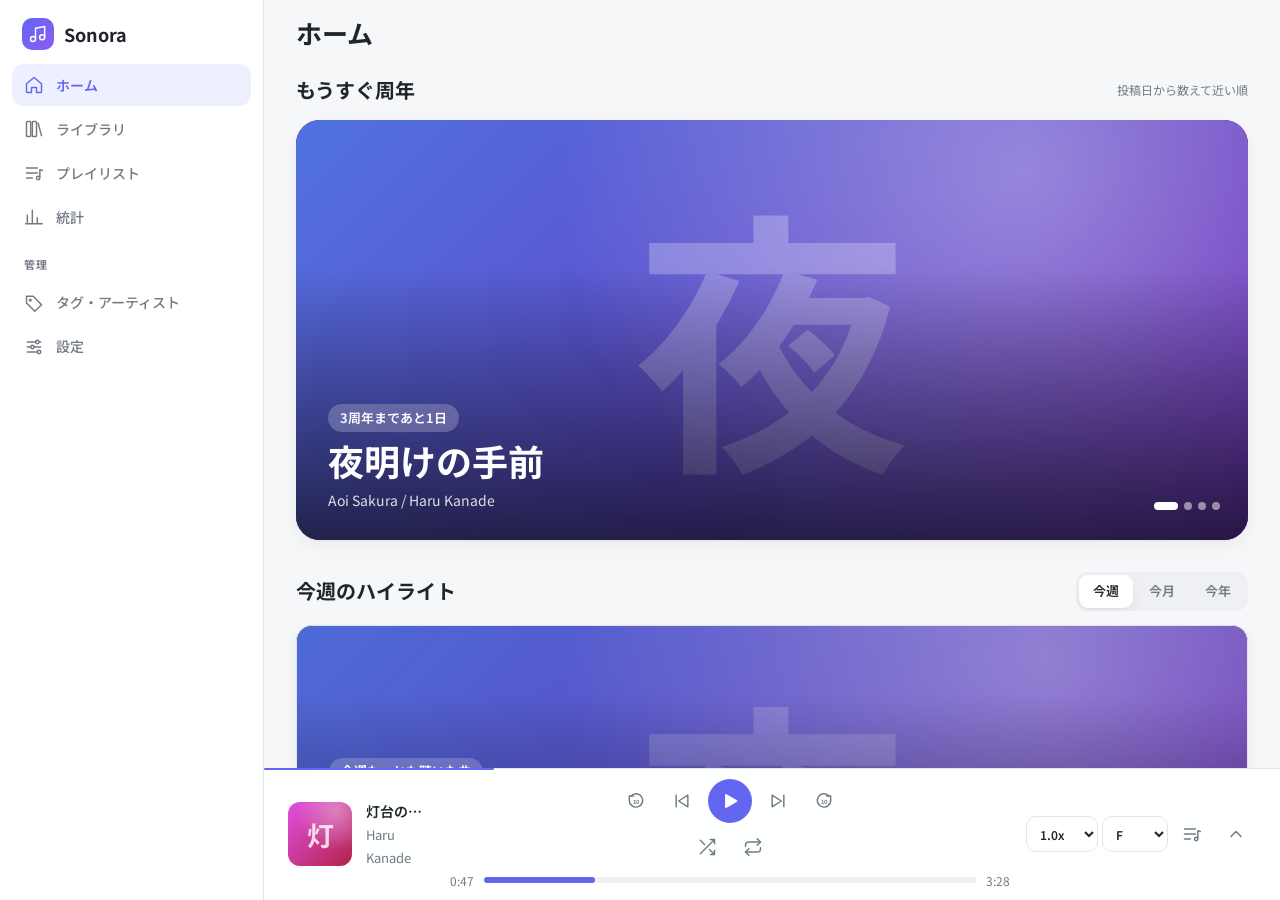
<file: index(2).html>
<!DOCTYPE html>
<html lang="ja">
<head>
<meta charset="utf-8">
<meta name="viewport" content="width=device-width,initial-scale=1,viewport-fit=cover">
<meta name="theme-color" content="#F6F7F9">
<title>Sonora 音声ライブラリ</title>
<link href="https://fonts.googleapis.com/css2?family=Noto+Sans+JP:wght@400;500;600;700&display=swap" rel="stylesheet">
<style>
:root{--bg:#F6F7F9;--cd:#fff;--sb:#EEF0F4;--tx:#20242B;--mu:#737985;--ln:#E2E5EA;--ac:#6366F1;--al:#EEF0FF;--ok:#20A77A;--er:#D95C5C;--sh:0 1px 2px rgba(32,36,43,.05),0 6px 18px rgba(32,36,43,.05);--ez:cubic-bezier(.2,.8,.2,1)}
*{box-sizing:border-box;margin:0;padding:0}
body{font:400 14px/1.6 "Noto Sans JP",-apple-system,"Hiragino Sans","Yu Gothic",sans-serif;color:var(--tx);background:var(--bg);-webkit-font-smoothing:antialiased}
button,input,select{font:inherit;color:inherit}button{cursor:pointer;background:none;border:0;text-align:inherit}
input,select{border:1px solid var(--ln);border-radius:10px;background:var(--cd);height:40px;padding:0 12px}
input[type=range]{height:120px;width:24px;padding:0;border:0;background:none;writing-mode:vertical-lr;direction:rtl;accent-color:var(--ac)}
input[type=color]{width:36px;height:36px;padding:2px;cursor:pointer}
:focus-visible{outline:2px solid var(--ac);outline-offset:2px}
.hid{display:none!important}.mu{color:var(--mu)}.sm{font-size:12px}.sp{flex:1}.psel{height:36px;min-width:66px;padding:0 9px;border-radius:10px;font-size:12px;font-weight:600}.eqctl{display:flex;align-items:center;gap:8px}.eqctl .btn{height:34px;padding:0 12px;font-size:12px}.eqdet{display:none;margin:0;padding:10px 0 4px;border-top:1px solid var(--ln)}.eqdet.on{display:block}
.i{width:20px;height:20px;fill:none;stroke:currentColor;stroke-width:1.75;stroke-linecap:round;stroke-linejoin:round;flex:none}.i.f{fill:currentColor}.i.s{width:14px;height:14px}
.app{display:flex;height:100vh;height:100dvh;overflow:hidden}
.side{width:264px;flex:none;background:var(--cd);border-right:1px solid var(--ln);display:flex;flex-direction:column;padding:18px 12px;transition:width .3s var(--ez);overflow:hidden;z-index:50}
.brand{display:flex;align-items:center;gap:10px;padding:0 10px 14px;font-weight:700;font-size:18px;white-space:nowrap}
.logo{width:32px;height:32px;border-radius:10px;background:linear-gradient(135deg,#6366F1,#8B5CF6);display:grid;place-items:center;color:#fff;flex:none}
.side nav{flex:1;display:flex;flex-direction:column;gap:2px}
.gl{font-size:11px;font-weight:600;color:var(--mu);padding:16px 12px 6px;letter-spacing:.06em}
.nv{display:flex;align-items:center;gap:12px;height:42px;padding:0 12px;border-radius:12px;color:var(--mu);font-weight:500;width:100%;white-space:nowrap;transition:background .15s,color .15s}
.nv:hover{background:var(--sb);color:var(--tx)}.nv.on{background:var(--al);color:var(--ac);font-weight:600}
.col .side{width:72px}.col .nv{justify-content:center;padding:0}.col .nv span,.col .brand span,.col .gl{display:none}.col .brand{justify-content:center;padding:0 0 14px}
.scrim{display:none}.menu{display:none}
.main{flex:1;min-width:0;display:flex;flex-direction:column}
.top{display:flex;align-items:center;gap:12px;width:100%;max-width:1384px;margin:0 auto;padding:max(16px,env(safe-area-inset-top)) 32px 8px}
.top h1{font-size:26px;font-weight:700;line-height:1.3}
.scroll{flex:1;min-height:0;overflow:auto;padding:8px 32px 32px;display:flex;flex-direction:column}
.view{display:none;width:100%;max-width:1320px;margin:0 auto;flex:none}.view.on{display:block}
.view.lib.on{display:flex;flex-direction:column;flex:1;min-height:0;gap:12px}
.btn{display:inline-flex;align-items:center;justify-content:center;gap:8px;height:40px;padding:0 16px;border-radius:12px;font-weight:600;border:1px solid var(--ln);background:var(--cd);white-space:nowrap;transition:background .15s,transform .15s}
.btn:hover{background:var(--sb)}.btn:active{transform:scale(.97)}
.btn.pri{background:var(--ac);border-color:var(--ac);color:#fff}.btn.pri:hover{background:#5457e0}
.btn.dg{background:var(--er);border-color:var(--er);color:#fff}.btn.dgo{color:var(--er);border-color:#f0c9c9}.btn.wf{width:100%}
.ib{width:40px;height:40px;display:grid;place-items:center;border-radius:12px;color:var(--mu);flex:none;transition:background .15s,color .15s}
.ib:hover{background:var(--sb);color:var(--tx)}.ib.on{color:var(--ac);background:var(--al)}.fv.on .i{fill:currentColor}
.seg{display:inline-flex;background:var(--sb);border-radius:12px;padding:3px;gap:2px;max-width:100%;overflow-x:auto;scrollbar-width:none}
.seg button{padding:6px 14px;border-radius:9px;font-weight:600;font-size:13px;color:var(--mu);white-space:nowrap;transition:.15s}.seg .on{background:var(--cd);color:var(--tx);box-shadow:var(--sh)}
.tg{display:inline-flex;align-items:center;gap:4px;height:22px;padding:0 9px;border-radius:99px;font-size:12px;font-weight:500;white-space:nowrap;flex:none}
button.tg.more{background:var(--sb);color:var(--mu)}.tg.ok{background:#E3F6EF;color:#137A58}.tg.pl{background:var(--al);color:var(--ac)}
.tg.ar{background:var(--sb);height:30px;padding:0 8px 0 12px;font-size:13px}
.tg.pk{height:30px;padding:0 12px;border:1.5px solid var(--c);background:var(--cd);color:var(--tx)}.tg.pk.on{background:var(--c);color:var(--f)}
.tgs{display:flex;flex-wrap:wrap;gap:6px;align-items:center;min-width:0}
.libtd{display:flex;align-items:center;gap:6px;min-width:0}.libtd i{display:block;width:9px;height:9px;border-radius:50%;flex:none;box-shadow:inset 0 0 0 1px rgba(32,36,43,.08)}
.card{background:var(--cd);border:1px solid var(--ln);border-radius:16px;box-shadow:var(--sh)}
.th{--s:64px;width:var(--s);height:var(--s);border-radius:12px;position:relative;overflow:hidden;flex:none}
.th::after{content:attr(data-c);position:absolute;inset:0;display:grid;place-items:center;font-weight:700;font-size:calc(var(--s)*.42);color:rgba(255,255,255,.8)}
.th.fl{width:100%;height:auto;aspect-ratio:1;border-radius:20px}.th.rd{border-radius:50%}
.sec{display:flex;align-items:center;justify-content:space-between;gap:12px;flex-wrap:wrap;margin:32px 0 14px}.sec:first-child{margin-top:8px}.sec h2{font-size:20px;font-weight:700}
.lk{color:var(--ac);font-weight:600;font-size:13px}
.hero{position:relative;border-radius:24px;overflow:hidden;height:clamp(280px,min(44vw,60svh),420px);background:#20242B;box-shadow:var(--sh)}
.sl{opacity:0;transform:scale(1.06);transition:opacity .7s var(--ez),transform .7s var(--ez)}.sl.on{opacity:1;transform:none}.sl.out{opacity:0;transform:scale(.96)}
.hero .sl{position:absolute;inset:0}
.bg{position:absolute;inset:0;transition:transform 7s linear}.sl.on .bg{transform:scale(1.06)}
.bg::after{content:attr(data-c);position:absolute;inset:0;display:grid;place-items:center;font-size:clamp(120px,24vw,260px);font-weight:700;color:rgba(255,255,255,.25)}
.ov{position:absolute;inset:0;display:flex;flex-direction:column;justify-content:flex-end;gap:6px;padding:28px 32px;color:#fff;background:linear-gradient(180deg,transparent 35%,rgba(12,14,24,.72))}
.ov h3{font-size:clamp(24px,3.4vw,36px);font-weight:700;line-height:1.25}.ov p{opacity:.85}
.bd{display:inline-flex;align-items:center;height:28px;padding:0 12px;border-radius:99px;background:rgba(255,255,255,.22);backdrop-filter:blur(10px);-webkit-backdrop-filter:blur(10px);font-weight:600;font-size:13px;width:fit-content;color:#fff}
.bd.l{background:var(--al);color:var(--ac);backdrop-filter:none}
.dots{display:flex;gap:6px;align-items:center}.hero .dots{position:absolute;right:28px;bottom:30px;z-index:3}
.dt{width:8px;height:8px;border-radius:99px;background:rgba(255,255,255,.5);transition:width .3s,background .3s}.dt.on{width:24px;background:#fff}.lt .dt{background:var(--ln)}.lt .dt.on{background:var(--ac)}
.hlw{padding:0;overflow:hidden;position:relative;min-height:340px;background:#20242B;color:#fff}.stack{display:grid;min-height:340px}.stack>.sl{grid-area:1/1}
.hl .sl{transform:translateY(14px)}.hl .sl.on{transform:none}.hl .sl.out{transform:translateY(-14px)}.hl .hlbg{will-change:transform}.hl .hlbg::after{content:attr(data-c);position:absolute;inset:0;display:grid;place-items:center;font-size:clamp(120px,24vw,260px);font-weight:700;color:rgba(255,255,255,.18)}
.hc{display:grid;grid-template-columns:minmax(0,var(--hw,340px)) 1fr;gap:32px;align-items:center}.hl .hc{position:relative;display:block;min-height:340px;overflow:hidden}.hl .hlbg{position:absolute;inset:-4%;background-size:cover;background-position:center;transform:scale(1.02);transition:transform .7s var(--ez)}.hl .sl.on .hlbg{transform:scale(1.06)}.hl .hc::after{content:"";position:absolute;inset:0;background:linear-gradient(180deg,rgba(12,14,24,.04) 20%,rgba(12,14,24,.24) 46%,rgba(12,14,24,.84) 100%);pointer-events:none}
.hx{display:flex;flex-direction:column;gap:8px;align-items:flex-start}.hx h3{font-size:clamp(24px,3vw,34px);font-weight:700;line-height:1.25}.hx .st{font-size:28px;font-weight:700;color:var(--ac)}.hl .hx{position:absolute;left:32px;right:32px;bottom:48px;z-index:2;color:#fff;max-width:min(820px,calc(100% - 64px))}.hl .hx h3{color:#fff;max-width:24em;line-height:1.2;letter-spacing:-.015em}.hl .hx p{max-width:52em;line-height:1.45}.hl .hx .mu{color:rgba(255,255,255,.82)}.hl .hx .st{color:#fff;margin-top:2px}.hl .bd.l{background:rgba(255,255,255,.2);color:#fff;backdrop-filter:blur(10px);-webkit-backdrop-filter:blur(10px)}.hlf{position:absolute;left:28px;right:28px;bottom:20px;z-index:3;margin:0}.hl .ct{color:rgba(255,255,255,.72)}.hl .dt{background:rgba(255,255,255,.42)}.hl .dt.on{background:#fff}
.hlf{display:flex;justify-content:space-between;align-items:center;margin-top:18px}.ct{font-size:13px;color:var(--mu);font-weight:600}.hlw.big{--hw:440px;padding:0;min-height:440px}.hlw.big .stack,.hlw.big .hc{min-height:440px}
.row{display:flex;gap:16px;overflow-x:auto;padding:2px 2px 10px;scroll-snap-type:x proximity}
.rc{width:172px;flex:none;scroll-snap-align:start;cursor:pointer}.rc b{display:block;margin-top:10px;font-weight:600}.rc b,.rc p{overflow:hidden;text-overflow:ellipsis;white-space:nowrap}.rc p{font-size:12px;color:var(--mu)}
.rc .th{transition:transform .25s var(--ez),box-shadow .25s}.rc:hover .th{transform:translateY(-3px);box-shadow:0 10px 24px rgba(32,36,43,.14)}
.li{display:flex;align-items:center;gap:14px;padding:10px 14px;border-radius:14px}.li:hover{background:var(--sb)}.li .rk,.sc .rk{width:24px;text-align:center;font-weight:700;color:var(--mu)}.li>div{flex:1;min-width:0}.li b{display:block;font-weight:600}
.dz{display:flex;align-items:center;gap:16px;padding:14px 20px;border:2px dashed #cfd3dc;background:var(--cd);transition:.2s}.dz.over{border-color:var(--ac);background:var(--al)}.dz>div{flex:1}
.dzi{width:44px;height:44px;flex:none!important;border-radius:12px;background:var(--al);color:var(--ac);display:grid;place-items:center}
.addp{display:none;overflow:hidden}.addp.on{display:block}.addph{display:flex;align-items:center;justify-content:space-between;gap:12px;padding:14px 20px;border-bottom:1px solid var(--ln)}.addp .dz{border:0;border-radius:0;box-shadow:none}.up{display:none;padding:16px 20px}.up.on{display:block}.uh{display:flex;justify-content:space-between;align-items:center;gap:8px}.uh span{font-weight:700;color:var(--ac)}
.pb{height:10px;border-radius:99px;background:var(--sb);margin:10px 0 8px;overflow:hidden}.pb i{display:block;height:100%;border-radius:99px;background:linear-gradient(90deg,#6366F1,#8B5CF6);transition:width .3s}
.cnt{display:flex;gap:16px;font-size:13px;font-weight:500;margin-top:10px}
.tb{display:flex;gap:10px;flex-wrap:wrap;align-items:center}.srch{position:relative;flex:1;min-width:220px}.srch>.i{position:absolute;left:14px;top:11px;color:var(--mu)}.srch input{width:100%;height:42px;padding-left:42px}
.sg{display:none;position:absolute;left:0;right:0;top:48px;background:var(--cd);border:1px solid var(--ln);border-radius:14px;box-shadow:0 12px 32px rgba(32,36,43,.12);padding:6px;z-index:20}.sg.on{display:block}
.sg button{display:flex;gap:10px;align-items:center;width:100%;padding:9px 12px;border-radius:9px}.sg button:hover{background:var(--sb)}.sg em{font-style:normal;font-size:11px;color:var(--ac);background:var(--al);border-radius:6px;padding:0 6px;font-weight:600}.sg p{padding:9px 12px}
.flt{display:none;padding:16px 20px;gap:20px;flex-wrap:wrap;align-items:flex-end}.flt.on{display:flex}.fgp{display:flex;flex-direction:column;gap:6px}.lb{font-size:12px;font-weight:600;color:var(--mu)}.two{display:grid;grid-template-columns:1fr 1fr;gap:10px}
.bulk{display:none;align-items:center;gap:8px;background:var(--tx);color:#fff;border-radius:14px;padding:8px 8px 8px 18px;flex-wrap:wrap}.bulk.on{display:flex}
.bb{display:inline-flex;align-items:center;gap:6px;height:36px;padding:0 12px;border-radius:10px;background:rgba(255,255,255,.12);color:#fff;font-weight:500;font-size:13px}.bb:hover{background:rgba(255,255,255,.22)}.bb.d{background:var(--er)}
.lib.sel .tb,.lib.sel .flt{display:none}
.tbl{--cols:24px 44px minmax(0,2fr) minmax(0,1.1fr) minmax(0,1.5fr) 96px 96px 44px 40px;flex:1;min-height:0;display:flex;flex-direction:column;background:var(--cd);border:1px solid var(--ln);border-radius:16px;overflow:hidden}
.r{display:grid;grid-template-columns:var(--cols);align-items:center;gap:12px;padding:0 16px;height:64px;border-bottom:1px solid var(--ln)}
.r.hd{height:40px;font-size:12px;font-weight:600;color:var(--mu);background:#FAFBFC;flex:none}
#vs{flex:1;min-height:0;overflow:auto}#vsIn{position:relative}#rows{position:absolute;left:0;right:0;top:0}
.r:not(.hd):hover{background:#FAFAFF}.r.sel{background:var(--al)}.r .th{--s:44px;border-radius:10px}
.ti b{display:block;font-weight:600;white-space:nowrap;overflow:hidden;text-overflow:ellipsis}
.ar,.c-pd,.c-ad,.c-k{color:var(--mu);white-space:nowrap;overflow:hidden;text-overflow:ellipsis}.r .tgs{flex-wrap:nowrap;overflow:hidden}
.chk{width:20px;height:20px;border:1.75px solid #c3c8d2;border-radius:6px;background:var(--cd);display:grid;place-items:center;transition:.15s}.chk.on{background:var(--ac);border-color:var(--ac)}
.chk.on::after{content:"";width:10px;height:6px;border-left:2px solid #fff;border-bottom:2px solid #fff;transform:translateY(-1px) rotate(-45deg)}
.pg{display:grid;grid-template-columns:repeat(auto-fill,minmax(min(100%,300px),1fr));gap:16px}
.pc{display:flex;gap:16px;align-items:center;padding:14px;cursor:pointer;transition:transform .25s var(--ez),box-shadow .25s}.pc:hover{transform:translateY(-3px);box-shadow:0 12px 28px rgba(32,36,43,.1)}
.pc b{font-size:16px;font-weight:600;display:block}.pc p{color:var(--mu);font-size:13px}
.mos{width:88px;height:88px;border-radius:14px;overflow:hidden;display:grid;grid-template:1fr 1fr/1fr 1fr;flex:none}.mos.lg{width:200px;height:200px;border-radius:20px}
.pdh{display:flex;gap:28px;align-items:center;margin:0 4px 22px;padding-bottom:0}.pdh>div:last-child{flex:1;min-width:0;padding-bottom:0}.pdh h2{font-size:32px;font-weight:700;line-height:1.2;overflow-wrap:anywhere;margin-top:5px}.acts{display:flex;gap:8px;flex-wrap:wrap;margin-top:18px;align-items:center}.plsortbar{display:flex;align-items:center;gap:8px;padding:8px 10px;margin:0 4px 10px;border:1px solid var(--ln);border-radius:14px;background:rgba(255,255,255,.7)}.plsortbar .mu{margin-left:4px}.plsortbar .sortdir{display:inline-flex;align-items:center;justify-content:center;width:auto;min-width:88px;padding:0 12px;gap:6px}.plsortbar .sortdir span{display:inline;font-size:12px;font-weight:600}.plsortbar .sortdir:disabled{cursor:default}.plsortbar .sortdir:disabled:hover{background:var(--cd)}
.lst{background:var(--cd);border:1px solid var(--ln);border-radius:16px}
.trk{display:flex;align-items:center;gap:12px;padding:8px 14px;border-bottom:1px solid var(--ln);background:var(--cd);position:relative;transition:box-shadow .15s,transform .15s}
.trk:first-child{border-radius:16px 16px 0 0}.trk:last-child{border-bottom:0;border-radius:0 0 16px 16px}
.trk.drag{z-index:5;box-shadow:0 14px 34px rgba(32,36,43,.2);border-radius:14px;transition:box-shadow .15s}
.grip{width:32px;height:40px;display:grid;place-items:center;color:#a6acb8;cursor:grab;touch-action:none;flex:none}.lst[data-m="0"] .grip{opacity:.35;pointer-events:none}
.trk .m{flex:1;min-width:0}.trk .m b{display:block;font-weight:600;white-space:nowrap;overflow:hidden;text-overflow:ellipsis}
.hint{display:none;color:var(--ac);background:var(--al);border-radius:10px;padding:8px 12px;font-size:13px;margin-bottom:12px}.hint.on{display:block}
.sbar{display:flex;gap:12px;align-items:center;justify-content:space-between;flex-wrap:wrap;margin-bottom:16px}
.cust{display:none;gap:12px;align-items:center;margin-bottom:16px;flex-wrap:wrap}.cust.on{display:flex}
.kpis{display:grid;grid-template-columns:repeat(4,1fr);gap:16px}.kpi{padding:20px}.kpi span{color:var(--mu);font-size:13px;font-weight:500}
.kpi b{display:block;font-size:30px;font-weight:700;line-height:1.3;margin-top:4px}.kpi small{font-size:14px;font-weight:600;color:var(--mu);margin:0 4px 0 2px}
.cbox{padding:20px;margin-top:16px}.ch{display:flex;justify-content:space-between;margin-bottom:8px}#lc{width:100%;height:190px;display:block}.ax{display:flex;justify-content:space-between;color:var(--mu);font-size:12px}
.g3{display:grid;grid-template-columns:repeat(auto-fill,minmax(min(100%,300px),1fr));gap:16px}
.sc{display:flex;gap:14px;align-items:center;padding:14px}.sc b{font-weight:600}.sc .pc2{color:var(--ac);font-weight:600;font-size:13px}.sc>div{flex:1;min-width:0}
.pn2{padding:20px}.bar{display:grid;grid-template-columns:minmax(80px,140px) 1fr 56px;gap:12px;align-items:center;padding:8px 0}.bar b{text-align:right}
.bt{height:10px;border-radius:99px;background:var(--sb);overflow:hidden}.bt i{display:block;height:100%;border-radius:99px;background:var(--ac)}
.two-c{display:flex;gap:32px;align-items:center;flex-wrap:wrap}.two-c>div:last-child{flex:1;min-width:240px}
.dn{position:relative;width:170px;height:170px;border-radius:50%;flex:none}.dn::after{content:"";position:absolute;inset:34px;background:var(--cd);border-radius:50%}
.hm{display:grid;grid-template-columns:repeat(auto-fill,minmax(52px,1fr));gap:6px}.hm div{height:52px;border-radius:10px;display:grid;place-items:center;font-size:12px;font-weight:600}
.wk{display:flex;gap:12px;align-items:flex-end;height:200px}.wk div{flex:1;display:flex;flex-direction:column;justify-content:flex-end;align-items:center;gap:8px;height:100%;font-size:12px;color:var(--mu)}
.wk i{width:100%;max-width:52px;border-radius:10px 10px 4px 4px;background:var(--ac);display:block}
.note{margin:14px 0 12px}.ag{display:grid;grid-template-columns:repeat(auto-fill,minmax(min(100%,240px),1fr));gap:16px;margin-top:16px}.ac2{display:flex;align-items:center;gap:14px;padding:14px}.ac2>div,.tn{flex:1;min-width:0}.ac2 b,.tn b{display:block;font-weight:600}
.stg{display:grid;gap:16px;max-width:840px}.sx{padding:8px 24px}.sx h3{font-size:16px;font-weight:700;padding:16px 0 8px}
.sr{display:flex;align-items:center;justify-content:space-between;gap:16px;padding:14px 0;border-top:1px solid var(--ln)}.sr b{font-weight:600}.sr.cl{flex-direction:column;align-items:stretch}
.swt{width:44px;height:26px;border-radius:99px;background:#CDD1D9;position:relative;flex:none;transition:background .2s}
.swt::after{content:"";position:absolute;top:3px;left:3px;width:20px;height:20px;border-radius:50%;background:#fff;box-shadow:0 1px 3px rgba(0,0,0,.25);transition:transform .2s var(--ez)}.swt.on{background:var(--ac)}.swt.on::after{transform:translateX(18px)}
.chp{height:32px;padding:0 14px;border-radius:99px;border:1px solid var(--ln);background:var(--cd);font-weight:600;font-size:13px;color:var(--mu);transition:.15s}.chp.on{background:var(--al);border-color:var(--ac);color:var(--ac)}
.chips{display:flex;gap:8px;flex-wrap:wrap;justify-content:center}.eq{display:flex;justify-content:space-between;gap:8px;padding:8px}.eq label{display:flex;flex-direction:column;align-items:center;gap:8px;font-size:12px;color:var(--mu)}
kbd{display:inline-flex;min-width:28px;height:26px;padding:0 8px;align-items:center;justify-content:center;border:1px solid var(--ln);border-bottom-width:2px;border-radius:8px;background:var(--cd);font-size:12px;font-weight:600}
.pl{position:relative;flex:none;display:grid;grid-template-columns:1fr minmax(320px,560px) 1fr;align-items:center;gap:16px;padding:10px 24px max(10px,env(safe-area-inset-bottom));background:rgba(255,255,255,.9);backdrop-filter:blur(18px);-webkit-backdrop-filter:blur(18px);border-top:1px solid var(--ln);z-index:30}.pl .pl-c{min-width:0}.pl-subctl{display:flex;align-items:center;justify-content:center;gap:6px}.sortdir{width:40px;height:40px}.sortdir span{display:none}.sortdir .i{transition:transform .15s}.sortdir.asc .i{transform:rotate(180deg)}.aw .th{--s:min(320px,calc(100vw - 48px))!important;max-width:100%}
.mb{position:absolute;left:0;right:0;top:-1px;height:2px}.mb i,.seek i{display:block;height:100%;background:var(--ac);border-radius:99px}
.pl-l{display:flex;align-items:center;gap:14px;min-width:0;cursor:pointer}.pt{min-width:0}.pt b{display:block;font-weight:600;white-space:nowrap;overflow:hidden;text-overflow:ellipsis}.pt span{font-size:13px;color:var(--mu)}
.pl-c{display:flex;flex-direction:column;gap:4px;align-items:center}.ctl{display:flex;align-items:center;gap:6px}
.pp{width:44px;height:44px;border-radius:50%;background:var(--ac);color:#fff;display:grid;place-items:center;flex:none;transition:transform .15s,background .15s}.pp:hover{background:#5457e0}.pp:active{transform:scale(.94)}
.sk{display:flex;align-items:center;gap:10px;width:100%;font-size:12px;color:var(--mu)}.seek{flex:1;height:6px;border-radius:99px;background:var(--sb);cursor:pointer}
.pl-r{display:flex;justify-content:flex-end;align-items:center;gap:4px}
.fp{position:fixed;left:0;top:0;width:100%;height:100vh;height:100dvh;z-index:60;display:flex;flex-direction:column;background:linear-gradient(180deg,#E8EAFF,#fff 55%);padding:max(12px,env(safe-area-inset-top)) 24px max(20px,env(safe-area-inset-bottom));overflow:auto;transform:translateY(100%);visibility:hidden;transition:transform .35s var(--ez),visibility 0s .35s}
.fp.on{transform:none;visibility:visible;transition:transform .35s var(--ez)}
.fph{display:flex;align-items:center;justify-content:space-between;font-weight:600;max-width:1000px;width:100%;margin:0 auto}.fpb{display:grid;gap:18px;width:100%;max-width:1000px;margin:auto;padding:12px 0}
.aw{display:flex;flex-direction:column;gap:12px;max-width:440px;width:100%;margin:0 auto}.aw .th{box-shadow:0 20px 50px rgba(99,102,241,.3)}
.fi b{display:block;font-size:24px;font-weight:700;line-height:1.3}.fi span{color:var(--mu)}.tm{display:flex;justify-content:space-between;font-size:12px;color:var(--mu);margin-top:-6px}
.ctl.big{justify-content:space-between}.ctl.big .pp{width:64px;height:64px}.ctl.big .ib{width:48px;height:48px}.fp-mainctl{justify-content:center;gap:16px}.fp-mainctl .ib{width:48px;height:48px}.fp-subctl{display:flex;justify-content:center;align-items:center;gap:18px}.fp-subctl .ib{width:44px;height:44px}.spd{display:flex;gap:6px;justify-content:center;flex-wrap:wrap}
.qv{display:none;background:var(--cd);border:1px solid var(--ln);border-radius:20px;padding:20px;max-height:70dvh;overflow:auto}.fp.q .qv{display:block}.fp.q .aw{display:none}
.qv h3{font-size:18px;font-weight:700;margin-bottom:8px}.ql{font-size:12px;font-weight:600;color:var(--mu);margin:14px 0 6px}
.qi{display:flex;align-items:center;gap:12px;padding:6px 0}.qi>div{flex:1;min-width:0}.qi b{font-weight:600;display:block;white-space:nowrap;overflow:hidden;text-overflow:ellipsis}.qi.now b{color:var(--ac)}
.eqa{display:flex;gap:2px;align-items:flex-end;height:16px}.eqa i{width:3px;background:var(--ac);border-radius:2px;animation:eqa 1s ease-in-out infinite}.eqa i:nth-child(2){animation-delay:.2s}.eqa i:nth-child(3){animation-delay:.4s}
@keyframes eqa{0%,100%{height:4px}50%{height:16px}}
.md{position:fixed;left:0;top:0;width:100%;height:100%;z-index:70;display:none;align-items:center;justify-content:center;padding:16px;background:rgba(20,24,31,.45)}.md.on{display:flex;animation:fi .25s}
.ms{background:var(--cd);border-radius:24px;width:min(100%,760px);max-height:calc(100vh - 32px);max-height:calc(100dvh - 32px);overflow:auto;padding:28px;animation:up .3s var(--ez)}
@keyframes fi{from{opacity:0}}@keyframes up{from{opacity:0;transform:translateY(16px)}}
.mh{display:flex;justify-content:space-between;align-items:center;margin-bottom:20px}.mt{font-size:20px;font-weight:700}
.ef{display:grid;grid-template-columns:240px 1fr;gap:28px}.ea{display:flex;flex-direction:column;gap:12px}
.fm{display:flex;flex-direction:column;gap:16px}.fm label,.fg{display:flex;flex-direction:column;gap:6px;font-size:12px;font-weight:600;color:var(--mu)}.fm input,.fm select{width:100%;font-size:14px;font-weight:400;color:var(--tx)}
.fx{display:flex;flex-wrap:wrap;gap:6px;align-items:center;border:1px solid var(--ln);border-radius:10px;padding:6px;min-height:42px}.fx input{border:0;height:28px;flex:1;min-width:80px;width:auto!important}
.ft{display:flex;justify-content:flex-end;gap:10px;margin-top:24px}.cfb{margin-top:12px;color:var(--mu)}.dn2{font-weight:600;margin:8px 0 12px}
.mn{position:fixed;z-index:80;background:var(--cd);border:1px solid var(--ln);border-radius:14px;box-shadow:0 14px 36px rgba(32,36,43,.16);padding:6px;min-width:200px;animation:fi .15s}
.mn button{display:flex;align-items:center;gap:10px;width:100%;padding:9px 12px;border-radius:9px}.mn button:hover{background:var(--sb)}.mn .dgr{color:var(--er)}
.ts{position:fixed;left:50%;bottom:calc(96px + env(safe-area-inset-bottom));transform:translate(-50%,10px);background:var(--tx);color:#fff;padding:10px 18px;border-radius:12px;font-size:13px;font-weight:500;opacity:0;pointer-events:none;transition:.25s;z-index:90}.ts.on{opacity:1;transform:translate(-50%,0)}
@media(min-width:1024px){.fpb{grid-template-columns:1fr 1fr;align-items:center;gap:56px}.qv,.fp.q .qv{display:block}.fp.q .aw{display:flex}.qbtn{display:none}}
@media(max-width:1199px){.tbl{--cols:24px 44px minmax(0,2fr) minmax(0,1.1fr) minmax(0,1.5fr) 96px 40px}.c-ad,.c-k{display:none}}
@media(max-width:1023px){.pl{grid-template-columns:minmax(0,1fr) minmax(280px,1.3fr)}.pl-r{display:none}}
@media(max-width:767px){
.side{position:fixed;left:0;top:0;bottom:0;width:min(86vw,340px)!important;transform:translateX(-100%);transition:transform .3s var(--ez);padding-top:max(18px,env(safe-area-inset-top));padding-bottom:max(18px,env(safe-area-inset-bottom))}
.nav-open .side{transform:none;box-shadow:0 0 40px rgba(0,0,0,.2)}.col .nv{justify-content:flex-start;padding:0 12px}.col .nv span,.col .brand span{display:inline}.col .gl{display:block}.col .brand{justify-content:flex-start;padding:0 10px 14px}#colb{display:none}
.scrim{display:block;position:fixed;left:0;top:0;width:100%;height:100lvh;background:rgba(20,24,31,.4);opacity:0;pointer-events:none;transition:opacity .3s;z-index:45}.nav-open .scrim{opacity:1;pointer-events:auto}
.menu{display:grid}.top{padding:max(10px,env(safe-area-inset-top)) 16px 4px}.top h1{font-size:22px}.scroll{padding:8px 16px 24px}
.hc{grid-template-columns:1fr;gap:16px}.hlw,.hlw.big{--hw:100%;padding:0}.hl .hc,.hlw.big .stack,.hlw.big .hc{min-height:360px}.hl .hx{left:20px;right:20px;bottom:44px;max-width:calc(100% - 40px)}.hl .hx h3{max-width:20em}.hl .hx p{max-width:46em}.hlf{left:20px;right:20px;bottom:16px}.hc .th{max-width:300px;margin:0 auto}.fpb{gap:14px;padding:8px 0}.aw{gap:10px}.aw .th.fl{width:min(320px,calc(100vw - 32px),38svh)!important;height:auto;aspect-ratio:1;margin:0 auto}.fp-mainctl{gap:10px}.fp-mainctl .ib{width:44px;height:44px}.fp-mainctl .pp{width:58px;height:58px}.fp-subctl{gap:14px}.fp-subctl .ib{width:42px;height:42px}
.dz{padding:12px}.dz b,.dz p,.dzi{display:none}.dz .btn{width:100%}
.r{height:76px;grid-template-columns:24px 56px minmax(0,1fr) 36px;grid-template-areas:"c t i m" "c t a m" "c t g m";row-gap:1px;align-content:center;padding:0 12px}
.r.hd,.c-pd{display:none}.r .th{--s:56px;grid-area:t}.chk{grid-area:c}.ti{grid-area:i}.ar{grid-area:a;font-size:12px}.r .tgs{grid-area:g}.mm{grid-area:m}.vh{display:none}
.pdh{flex-direction:column;align-items:flex-start;gap:16px}.pdh>div:last-child{width:100%;padding-bottom:0}.mos.lg{width:140px;height:140px}.pdh h2{font-size:26px}.pdh{gap:18px;margin:0 0 18px}.acts{margin-top:14px}.plsortbar{margin-left:0;margin-right:0}.plsortbar .mu{flex-basis:100%;margin-left:2px}
.kpis{grid-template-columns:1fr 1fr;gap:12px}.kpi{padding:16px}.kpi b{font-size:24px}
.pl{grid-template-columns:minmax(0,1fr) auto;gap:10px;padding:8px 14px max(8px,env(safe-area-inset-bottom))}.pl .x1{display:none}.pl .th{--s:48px!important}.pl-l{gap:10px}.pl-c{gap:3px}
.md{align-items:flex-end;padding:0}.ms{border-radius:24px 24px 0 0;padding:20px 20px calc(20px + env(safe-area-inset-bottom));max-height:92vh;max-height:92dvh;width:100%}.ef{grid-template-columns:1fr;gap:20px}.ea .th{max-width:240px;margin:0 auto}
}
@media(max-width:480px){#add span{display:none}#add{width:40px;padding:0}}
@media(orientation:landscape) and (max-height:520px){.hero{height:clamp(200px,52svh,300px)}.pl{grid-template-columns:minmax(0,1fr) auto;gap:10px;padding:8px 14px max(8px,env(safe-area-inset-bottom))}.pl .th{--s:48px!important}.pl .x1,.pl .sk,.pl-r{display:none}.pl-l{gap:10px}.pl-c{gap:3px}.menu{display:grid}.fp{padding:max(6px,env(safe-area-inset-top)) 16px max(8px,env(safe-area-inset-bottom))}.fpb{grid-template-columns:1fr;gap:6px;padding:4px 0}.aw{gap:6px}.fp .aw .th.fl{width:min(92px,24svh)!important;height:auto;aspect-ratio:1;margin:0 auto}.fi b{font-size:18px}.fp-mainctl{gap:20px}.ctl.big .pp{width:56px;height:56px}.ctl.big .ib{width:40px;height:40px}.fp-subctl{gap:10px}.fp-subctl .ib{width:36px;height:36px}.spd{gap:4px}.spd .psel{height:30px}.tm{margin-top:-4px}#colb{display:none}.side{transition:width .3s var(--ez)}.col .side{width:72px}.col .nv{justify-content:center;padding:0}.col .nv span,.col .brand span,.col .gl{display:none}.col .brand{justify-content:center;padding:0 0 14px}}
/* ---- 指定箇所のレスポンシブ調整 ---- */
/* プレイリスト画面：ページ見出し・詳細ヘッダー・並び替え操作の間隔を幅に応じて調整 */
.app[data-view="playlists"] .top{gap:clamp(8px,1.6vw,16px);padding-top:max(12px,env(safe-area-inset-top));padding-bottom:12px}
.app[data-view="playlists"] .top h1{min-width:0;flex:0 1 auto}
.app[data-view="playlists"] #add{flex:none;margin-left:auto}
.app[data-view="playlists"] .scroll{padding-top:clamp(8px,1.2vw,16px)}
#pd{width:100%;min-width:0}
.pl-back{margin:0 4px 14px;min-height:38px}
.pdh{display:grid;grid-template-columns:clamp(136px,17vw,200px) minmax(0,1fr);gap:clamp(16px,2.6vw,30px);align-items:center;margin:0 4px 20px}
.pdh .mos.lg{width:clamp(136px,17vw,200px);height:clamp(136px,17vw,200px)}
.pdh>div:last-child{width:auto;min-width:0;padding:0}
.pdh h2{font-size:clamp(24px,2.7vw,32px);line-height:1.2;overflow-wrap:anywhere}
.pdh .acts{gap:8px;margin-top:14px}
.plsortbar{display:flex;align-items:center;gap:8px;flex-wrap:wrap;padding:10px 12px;margin:0 4px 12px}
.plsortbar .mu{flex:1 1 260px;min-width:0;margin-left:0;line-height:1.45;text-align:right}
.pl-wide{display:contents}
.pl-compact{display:none}
.pl-mini-ctl{display:flex;align-items:center;justify-content:flex-end;gap:4px;flex:none}
.pl-mini-ctl .ib{width:38px;height:40px}
.pl-mini-ctl .pp{width:48px;height:48px}
.pl-compact .pl-l{flex:1;min-width:0;max-width:calc(100% - 152px);gap:10px}
.pl-compact .pt{min-width:0}
.pl-compact .pt b,.pl-compact .pt span{display:block;overflow:hidden;text-overflow:ellipsis;white-space:nowrap}
.pl-compact .pt span{font-size:12px}

@media(max-width:1023px){
 .pdh{grid-template-columns:140px minmax(0,1fr);gap:18px;align-items:start}
 .pdh .mos.lg{width:140px;height:140px}
 .plsortbar .mu{flex-basis:100%;text-align:left}
}
@media(max-width:767px){
 .app[data-view="playlists"] .top{gap:8px;padding-right:16px;padding-left:16px}
 .app[data-view="playlists"] .top h1{font-size:clamp(20px,5.5vw,22px)}
 .app[data-view="playlists"] #add{height:38px;padding:0 12px}
 .pl-back{margin:0 0 12px}
 .pdh{grid-template-columns:minmax(0,1fr);gap:14px;margin:0 0 18px;align-items:start}
 .pdh .mos.lg{width:clamp(112px,36vw,144px);height:clamp(112px,36vw,144px);margin:0 auto}
 .pdh>div:last-child{width:100%;padding:0}
 .pdh h2{font-size:clamp(23px,6vw,27px)}
 .pdh .acts{margin-top:12px;gap:6px}
 .plsortbar{display:grid;grid-template-columns:minmax(0,1fr) auto;gap:8px;margin:0 0 10px;padding:10px}
 .plsortbar #psb{min-width:0;justify-content:flex-start}
 .plsortbar #psd{width:40px;min-width:40px}
 .plsortbar .mu{grid-column:1/-1;flex:auto;text-align:left}
 /* 縦画面のミニプレイヤーは専用の簡潔な構造を使用。詳細操作はフルプレイヤーに集約 */
 .pl{grid-template-columns:minmax(0,1fr);gap:0;padding:8px 14px max(8px,env(safe-area-inset-bottom))}
 .pl-wide{display:none}
 .pl-compact{display:flex;grid-column:1/-1;align-items:center;justify-content:space-between;gap:12px;min-width:0}
 .pl-compact .pl-l{max-width:calc(100% - 132px)}
 .pl-compact .th{--s:48px!important}
 .pl-mini-ctl .ib{width:36px;height:40px}
 .pl-mini-ctl .pp{width:44px;height:44px}
}
/* 横画面では、タブレット幅・低いビューポートを含めて縦画面と同じミニプレイヤーを使用 */
@media(orientation:landscape) and (max-width:1199px){
 .pl{grid-template-columns:minmax(0,1fr);gap:0;padding:8px 16px max(8px,env(safe-area-inset-bottom))}
 .pl-wide{display:none}
 .pl-compact{display:flex;grid-column:1/-1;align-items:center;justify-content:space-between;gap:16px;min-width:0}
 .pl-compact .pl-l{max-width:calc(100% - 156px)}
 .pl-compact .th{--s:56px!important}
 .pl-mini-ctl .ib{width:38px;height:40px}
 .pl-mini-ctl .pp{width:48px;height:48px}
 .top .menu,#colb{display:none!important}
}
@media(orientation:landscape){
 .top .menu,#colb{display:none!important}
}
/* 小さい横画面でもドロワーを隠したままにせず、常設のアイコンナビとして表示 */
@media(orientation:landscape) and (max-width:767px){
 .side{position:relative;left:auto;top:auto;bottom:auto;width:64px!important;min-width:64px;height:auto;transform:none;box-shadow:none;padding:12px 8px max(8px,env(safe-area-inset-bottom));transition:none}
 .side .brand{justify-content:center;padding:0 0 14px}
 .side .brand span,.side .gl,.side .nv span{display:none!important}
 .side .nv{justify-content:center;padding:0;height:42px}
 .scrim{display:none!important}
 .main{min-width:0}
}
@media(orientation:landscape) and (max-height:520px){
 .pl{padding-top:6px;padding-bottom:max(6px,env(safe-area-inset-bottom))}
 .pl-compact .th{--s:48px!important}
 .pl-mini-ctl .ib{height:36px}
 .pl-mini-ctl .pp{width:42px;height:42px}
}
@media(prefers-reduced-motion:reduce){*,*::before,*::after{animation-duration:.01ms!important;transition-duration:.01ms!important}}
</style>
</head>
<body>
<svg width="0" height="0" style="position:absolute" aria-hidden="true"><defs>
<symbol id="i-home" viewBox="0 0 24 24"><path d="M3 10.5 12 3l9 7.5V20a1 1 0 0 1-1 1h-5v-6H9v6H4a1 1 0 0 1-1-1z"/></symbol>
<symbol id="i-library" viewBox="0 0 24 24"><rect x="3" y="3" width="5" height="18" rx="1"/><rect x="10" y="3" width="5" height="18" rx="1"/><path d="m17 5 4 15"/></symbol>
<symbol id="i-list" viewBox="0 0 24 24"><path d="M3 6h13M3 12h13M3 18h7"/><path d="M19 17V8l3 1"/><circle cx="17" cy="18" r="2"/></symbol>
<symbol id="i-chart" viewBox="0 0 24 24"><path d="M4 20V10M10 20V4M16 20v-7M22 20H2"/></symbol>
<symbol id="i-tag" viewBox="0 0 24 24"><path d="M3 12V4h8l10 10-8 8z"/><circle cx="7.5" cy="8.5" r="1"/></symbol>
<symbol id="i-gear" viewBox="0 0 24 24"><path d="M4 6h10M18 6h2M4 12h4M12 12h8M4 18h12M20 18h0"/><circle cx="16" cy="6" r="2"/><circle cx="10" cy="12" r="2"/><circle cx="18" cy="18" r="2"/></symbol>
<symbol id="i-play" viewBox="0 0 24 24"><path d="M7 4.5v15l13-7.5z"/></symbol>
<symbol id="i-pause" viewBox="0 0 24 24"><rect x="6" y="4" width="4" height="16" rx="1"/><rect x="14" y="4" width="4" height="16" rx="1"/></symbol>
<symbol id="i-prev" viewBox="0 0 24 24"><path d="M19 5v14L8 12z"/><path d="M5 5v14"/></symbol>
<symbol id="i-next" viewBox="0 0 24 24"><path d="M5 5v14l11-7z"/><path d="M19 5v14"/></symbol>
<symbol id="i-repeat" viewBox="0 0 24 24"><path d="m17 2 4 4-4 4"/><path d="M3 11v-1a4 4 0 0 1 4-4h14"/><path d="m7 22-4-4 4-4"/><path d="M21 13v1a4 4 0 0 1-4 4H3"/></symbol>
<symbol id="i-shuffle" viewBox="0 0 24 24"><path d="M16 3h5v5M4 20 21 3M21 16v5h-5M15 15l6 6M4 4l5 5"/></symbol>
<symbol id="i-search" viewBox="0 0 24 24"><circle cx="11" cy="11" r="7"/><path d="m20 20-3.5-3.5"/></symbol>
<symbol id="i-plus" viewBox="0 0 24 24"><path d="M12 5v14M5 12h14"/></symbol>
<symbol id="i-more" viewBox="0 0 24 24"><circle cx="5" cy="12" r="1"/><circle cx="12" cy="12" r="1"/><circle cx="19" cy="12" r="1"/></symbol>
<symbol id="i-menu" viewBox="0 0 24 24"><path d="M4 6h16M4 12h16M4 18h16"/></symbol>
<symbol id="i-star" viewBox="0 0 24 24"><path d="m12 3 2.7 5.6 6.1.9-4.4 4.3 1 6.1L12 17l-5.4 2.9 1-6.1L3.2 9.5l6.1-.9z"/></symbol>
<symbol id="i-x" viewBox="0 0 24 24"><path d="M18 6 6 18M6 6l12 12"/></symbol>
<symbol id="i-down" viewBox="0 0 24 24"><path d="m6 9 6 6 6-6"/></symbol>
<symbol id="i-left" viewBox="0 0 24 24"><path d="m15 6-6 6 6 6"/></symbol>
<symbol id="i-back10" viewBox="0 0 24 24"><path d="M9 6H4v5"/><path d="M4 11a8 8 0 1 0 2-5"/><text x="12" y="15.2" font-size="6.8" font-weight="700" text-anchor="middle" stroke="none" fill="currentColor">10</text></symbol>
<symbol id="i-forward10" viewBox="0 0 24 24"><path d="M15 6h5v5"/><path d="M20 11a8 8 0 1 1-2-5"/><text x="12" y="15.2" font-size="6.8" font-weight="700" text-anchor="middle" stroke="none" fill="currentColor">10</text></symbol>
<symbol id="i-grip" viewBox="0 0 24 24"><circle cx="9" cy="6" r="1"/><circle cx="15" cy="6" r="1"/><circle cx="9" cy="12" r="1"/><circle cx="15" cy="12" r="1"/><circle cx="9" cy="18" r="1"/><circle cx="15" cy="18" r="1"/></symbol>
<symbol id="i-upload" viewBox="0 0 24 24"><path d="M12 16V4M7 9l5-5 5 5M4 16v4h16v-4"/></symbol>
<symbol id="i-trash" viewBox="0 0 24 24"><path d="M4 7h16M9 7V4h6v3M6 7l1 13h10l1-13"/></symbol>
<symbol id="i-edit" viewBox="0 0 24 24"><path d="M4 20h4L19 9l-4-4L4 16z"/></symbol>
<symbol id="i-panel" viewBox="0 0 24 24"><rect x="3" y="4" width="18" height="16" rx="3"/><path d="M9 4v16"/></symbol>
<symbol id="i-filter" viewBox="0 0 24 24"><path d="M3 5h18l-7 8v6l-4-2v-4z"/></symbol>
<symbol id="i-sort" viewBox="0 0 24 24"><path d="M7 4v16M3 16l4 4 4-4M17 20V4M13 8l4-4 4 4"/></symbol>
<symbol id="i-spark" viewBox="0 0 24 24"><path d="M12 3l1.8 5.2L19 10l-5.2 1.8L12 17l-1.8-5.2L5 10l5.2-1.8zM19 16l.8 2.2L22 19l-2.2.8L19 22l-.8-2.2L16 19l2.2-.8z"/></symbol>
<symbol id="i-music" viewBox="0 0 24 24"><path d="M9 18V5l11-2v13"/><circle cx="6" cy="18" r="3"/><circle cx="17" cy="16" r="3"/></symbol>
</defs></svg>

<div class="app" id="app">
<div class="scrim" data-a="mx"></div>
<aside class="side">
 <div class="brand"><div class="logo" data-ic="music"></div><span>Sonora</span></div>
 <nav id="nav"></nav>
 <button class="nv" id="colb" data-a="col" data-ic="panel"><span>折りたたむ</span></button>
</aside>
<div class="main">
 <header class="top"><button class="ib menu" data-a="menu" data-ic="menu" aria-label="メニューを開く"></button><h1 id="ttl"></h1><span class="sp"></span><button class="btn pri" id="add" data-ic="plus"><span id="addt"></span></button></header>
 <div class="scroll" id="sc">

 <section class="view" id="v-home">
  <div class="sec"><h2>もうすぐ周年</h2><span class="mu sm">投稿日から数えて近い順</span></div>
  <div class="hero" id="hero"></div>
  <div class="sec"><h2 id="hht">今週のハイライト</h2><div class="seg" data-g="hp"><button class="on" data-k="今週">今週</button><button data-k="今月">今月</button><button data-k="今年">今年</button></div></div>
  <div class="card hlw hl lt" id="hlh"></div>
  <div class="sec"><h2>最近追加</h2><button class="lk" data-v="library">すべて見る</button></div><div class="row" id="rec"></div>
  <div class="sec"><h2>最近聴いた</h2></div><div class="row" id="lis"></div>
  <div class="sec"><h2>よく聴く曲</h2><button class="lk" data-v="stats">統計を見る</button></div><div class="card" id="top" style="padding:6px"></div>
 </section>

 <section class="view lib" id="v-library">
  <div class="card addp" id="addp"><div class="addph"><b>音声ファイルを追加</b><button class="ib" data-a="adc" data-ic="x" aria-label="追加画面を閉じる"></button></div><div class="dz" id="dz"><div class="dzi" data-ic="upload"></div><div><b>音声ファイルをここにドラッグ＆ドロップ</b><p class="mu">または</p></div><button class="btn pri" data-a="pick" data-ic="upload">ファイルを選択</button></div></div>
  <div class="card up" id="up"></div>
  <div class="tb"><div class="srch"><svg class="i"><use href="#i-search"/></svg><input id="q" placeholder="タイトル・アーティスト・タグ・投稿日で検索" autocomplete="off"><div class="sg" id="sg"></div></div>
   <button class="btn" data-a="fb" data-ic="filter">フィルター</button><button class="btn" data-a="lsb" data-ic="sort"><span id="lst">追加日</span></button><button class="ib sortdir" id="lsd" data-a="lsd" aria-label="昇順・降順を切り替え"></button><span class="mu sm">2,400曲</span></div>
  <div class="card flt" id="flt"><div class="fgp"><span class="lb">タグ</span><div class="tgs" id="ftg"></div></div><div class="fgp"><span class="lb">アーティスト</span><select id="fa2"></select></div>
   <div class="fgp"><span class="lb">投稿日（期間）</span><div class="two"><input type="date" aria-label="開始日"><input type="date" aria-label="終了日"></div></div><div class="fgp"><span class="lb">プレイリスト</span><select id="fpl"></select></div><button class="btn" data-a="fclr">クリア</button></div>
  <div class="bulk" id="bk"><span><b id="bn">0</b>件を選択中</span><span class="sp"></span>
   <button class="bb" data-a="bpl" data-ic="plus">プレイリストに追加</button><button class="bb" data-a="btg" data-ic="tag">タグ編集</button><button class="bb" data-a="bar" data-ic="edit">アーティスト編集</button><button class="bb d" data-a="bdl" data-ic="trash">削除</button><button class="bb" data-a="bx" data-ic="x" aria-label="選択解除"></button></div>
  <div class="tbl" id="tbl"><div class="r hd"><button class="chk" id="all" aria-label="すべて選択"></button><span></span><span>タイトル</span><span>アーティスト</span><span>タグ</span><span class="c-pd">投稿日</span><span class="c-ad">追加日</span><span class="c-k">キー</span><span></span></div>
   <div id="vs"><div id="vsIn"><div id="rows"></div></div></div></div>
 </section>

 <section class="view" id="v-playlists">
  <div id="pl0"><div class="pg" id="pgl"></div></div>
  <div id="pd" class="hid"><button class="btn pl-back" data-a="plb" data-ic="left">プレイリスト一覧</button><div class="pdh" id="pdh"></div>
   <div class="plsortbar"><button class="btn" id="psb" data-a="psb"></button><button class="ib sortdir" id="psd" data-a="psd" aria-label="昇順・降順を切り替え"></button><span class="mu sm">「手動順」ではハンドルをドラッグして並べ替えできます</span></div>
   <p class="hint" id="shh">ランダム再生中でも、この画面の並び順は変わりません。実際の再生順は再生キューで確認できます。</p><div class="lst" id="pll"></div></div>
 </section>

 <section class="view" id="v-stats">
  <div class="sbar"><div class="seg" data-g="per"><button data-k="今日">今日</button><button data-k="7日">7日</button><button class="on" data-k="30日">30日</button><button data-k="3ヶ月">3ヶ月</button><button data-k="1年">1年</button><button data-k="全期間">全期間</button><button data-k="カスタム">カスタム</button></div>
   <button class="btn pri" data-v="highlight" data-ic="spark">ハイライトを見る</button></div>
  <div class="cust" id="cust"><label class="mu">開始日 <input type="date"></label><span>〜</span><label class="mu">終了日 <input type="date"></label></div>
  <div class="kpis" id="kp"></div>
  <div class="card cbox"><div class="ch"><b>再生時間の推移</b><span class="mu sm">分 / 日</span></div><svg id="lc" viewBox="0 0 600 180" preserveAspectRatio="none"></svg><div class="ax"><span>30日前</span><span>15日前</span><span>今日</span></div></div>
  <div class="sec"><div class="seg" data-g="pv"><button class="on" data-k="曲">曲</button><button data-k="アーティスト">アーティスト</button><button data-k="タグ">タグ</button></div></div>
  <div id="sp"></div>
 </section>

 <section class="view" id="v-highlight">
  <div class="sbar"><button class="btn" data-v="stats" data-ic="left">統計へ戻る</button><div class="seg" data-g="hh"><button data-k="今週">今週</button><button class="on" data-k="今月">今月</button><button data-k="今年">今年</button></div></div>
  <div class="card hlw hl lt big" id="hlb"></div>
 </section>

 <section class="view" id="v-manage">
  <div class="seg" id="mg" data-g="mg"><button class="on" data-k="t">タグ</button><button data-k="a">アーティスト</button></div>
  <div id="tagp"><p class="mu note">ドラッグで表示優先順位を変更できます。ここでの色と順序がアプリ全体のタグ表示に反映されます。</p><div class="lst" id="tagl" data-m="1"></div></div>
  <div id="artp" class="hid"><div class="ag" id="agl"></div></div>
 </section>

 <section class="view" id="v-settings">
  <div class="seg" style="margin-bottom:16px" id="sn"></div><div class="stg" id="stg"></div>
 </section>

 </div>
 <div class="pl" id="pl"><div class="mb"><i id="mbf"></i></div>
  <div class="pl-wide">
   <div class="pl-l" data-a="fp"><div id="pth"></div><div class="pt"><b id="ptt"></b><span id="pta"></span></div></div>
   <div class="pl-c"><div class="ctl"><button class="ib" data-a="bk10" data-ic="back10" aria-label="10秒戻る"></button><button class="ib x1" data-a="pv" data-ic="prev" aria-label="前へ"></button><button class="pp" data-a="pp" aria-label="再生／一時停止"></button><button class="ib x1" data-a="nx" data-ic="next" aria-label="次へ"></button><button class="ib" data-a="fw10" data-ic="forward10" aria-label="10秒進む"></button></div><div class="pl-subctl"><button class="ib x1" data-a="sh" data-ic="shuffle" aria-label="ランダム"></button><button class="ib x1" data-a="lp" data-ic="repeat" aria-label="ループ"></button></div>
    <div class="sk x1"><span id="tc"></span><div class="seek" id="sk"><i id="skf"></i></div><span id="td"></span></div></div>
   <div class="pl-r"><select class="psel" id="spb" aria-label="再生速度"></select><select class="psel" id="pkb" aria-label="再生キー"></select><button class="ib" data-a="q" data-ic="list" aria-label="再生キュー"></button><button class="ib" data-a="fp" data-ic="down" aria-label="フルプレイヤー" style="transform:rotate(180deg)"></button></div>
  </div>
  <div class="pl-compact">
   <div class="pl-l" data-a="fp"><div class="plcth"></div><div class="pt"><b class="plctt"></b><span class="plcta"></span></div></div>
   <div class="pl-mini-ctl"><button class="ib" data-a="bk10" data-ic="back10" aria-label="10秒戻る"></button><button class="pp" data-a="pp" aria-label="再生／一時停止"></button><button class="ib" data-a="fw10" data-ic="forward10" aria-label="10秒進む"></button></div>
  </div>
 </div>
</div>
</div>

<div class="fp" id="fp">
 <div class="fph"><button class="ib" data-a="fx" data-ic="down" aria-label="閉じる"></button><span>再生中</span><span><button class="ib qbtn" data-a="fq" data-ic="list" aria-label="再生キュー"></button></span></div>
 <div class="fpb"><div class="aw"><div id="fart"></div><div class="fi"><b id="ft"></b><span id="fa"></span></div>
  <div class="seek" id="sk2"><i id="sk2f"></i></div><div class="tm"><span id="tc2"></span><span id="td2"></span></div>
  <div class="ctl big fp-mainctl"><button class="ib" data-a="pv" data-ic="prev" aria-label="前の曲"></button><button class="ib" data-a="bk10" data-ic="back10" aria-label="10秒戻す"></button><button class="pp" data-a="pp" aria-label="再生／一時停止"></button><button class="ib" data-a="fw10" data-ic="forward10" aria-label="10秒進める"></button><button class="ib" data-a="nx" data-ic="next" aria-label="次の曲"></button></div>
  <div class="fp-subctl"><button class="ib" data-a="sh" data-ic="shuffle" aria-label="シャッフル切り替え"></button><button class="ib" data-a="lp" data-ic="repeat" aria-label="ループ切り替え"></button></div>
  <div class="spd" id="spd"></div></div><div class="qv" id="qv"></div></div>
</div>
<div class="md" id="md"><div class="ms" id="ms"></div></div>
<div class="ts" id="ts" role="status"></div>

<script>
const $=(s,r=document)=>r.querySelector(s),$$=(s,r=document)=>[...r.querySelectorAll(s)];
const I=(n,c='')=>`<svg class="i ${c}"><use href="#i-${n}"/></svg>`;
const p2=n=>String(n).padStart(2,'0'),fmt=d=>`${d.getFullYear()}/${p2(d.getMonth()+1)}/${p2(d.getDate())}`,iso=d=>fmt(d).replace(/\//g,'-'),mm=x=>`${Math.floor(x/60)}:${p2(Math.floor(x%60))}`;
const g=h=>`radial-gradient(circle at 75% 15%,rgba(255,255,255,.35),transparent 55%),linear-gradient(135deg,hsl(${h} 72% 60%),hsl(${(h+45)%360} 68% 42%))`;
const th=(s,px,c='')=>`<div class="th ${c}" style="--s:${px}px;background:${g(s.h)}" data-c="${s.t[0]}"></div>`;
const av=(n,h,px)=>`<div class="th rd" style="--s:${px}px;background:${g(h)}" data-c="${n[0]}"></div>`;
/* ---- ダミーデータ ---- */
const TAGS=[['重要','#EF4444'],['作業用','#6366F1'],['お気に入り','#F59E0B'],['リラックス','#10B981'],['ゲーム','#0EA5E9'],['ライブ','#EC4899']].map(([n,c],i)=>({i,n,c}));
const A=['Aoi Sakura','Mirai Tono','Haru Kanade','Nagi Yuzuki','Sora Mizuno','Ren Hoshino'];
const T=['夜明けの手前','青いスコール','灯台のうた','午後三時の窓辺','ネオンと雨音','風の通り道','静かな海図','星屑ラジオ','白い季節','遠回りの帰り道','ミッドナイト・ブルー','花びらのワルツ','雲の上の散歩','琥珀色の街','透明な約束','カフェ・ノクターン','夏の終わりに','月明かりのステップ','紙飛行機','雨上がりの合図','蒼のメロディ','小さな航海','光の粒','はじまりの朝'];
const KEYS=['C','Cm','D','Dm','E','Em','F','G','Gm','A','Am','B♭'];
const fg=h=>{const L=[1,3,5].map(k=>{const v=parseInt(h.substr(k,2),16)/255;return v<=.04?v/12.92:((v+.055)/1.055)**2.4});return .2126*L[0]+.7152*L[1]+.0722*L[2]>.215?'#20242B':'#fff'};
const chip=t=>`<span class="tg" style="background:${t.c};color:${fg(t.c)}">${t.n}</span>`;
const now=new Date();now.setHours(0,0,0,0);
const off=(n,y)=>{const d=new Date(now);d.setDate(d.getDate()+n);d.setFullYear(d.getFullYear()-y);return d};
const AN=[[1,3],[4,3],[8,2],[15,5],[22,1],[40,4]];
const S=T.map((t,i)=>({i,t,h:(i*37+225)%360,a:i%5?[i%6]:[i%6,(i+2)%6],g:[...new Set([i%6,(i*2+1)%6,(i+3)%6].slice(0,1+i%3))],pd:AN[i]?off(...AN[i]):new Date(2019+i%7,(i*5)%12,1+(i*7)%27),ad:new Date(now.getTime()-(i*3+1)*864e5),k:['C','Am','F','Dm','G','Em','B♭','Gm'][i%8],p:120-i*4-(i%5)*3,d:150+(i*29)%160}));
const an=s=>s.a.map(k=>A[k]).join(' / ');
const tags=(s,m=2)=>{const l=s.g.map(i=>TAGS[i]).sort((a,b)=>a.i-b.i),x=l.length-m;return l.slice(0,m).map(chip).join('')+(x>0?`<button class="tg more" aria-label="残りのタグを表示">+${x}</button>`:'')};
const libTags=s=>{const l=s.g.map(i=>TAGS[i]).sort((a,b)=>a.i-b.i);return `<span class="libtd" aria-label="${l.map(t=>t.n).join('、')}">${l.map(t=>`<i style="background:${t.c}" title="${t.n}"></i>`).join('')}</span>`};
const ann=d=>{let y=now.getFullYear(),n=new Date(y,d.getMonth(),d.getDate());if(n<now)n=new Date(++y,d.getMonth(),d.getDate());return{y:y-d.getFullYear(),d:Math.round((n-now)/864e5)}};
const ANN=S.map(s=>({s,...ann(s.pd)})).sort((a,b)=>a.d-b.d).slice(0,4);
const TOP=[...S].sort((a,b)=>b.p-a.p);
const AR=A.map((n,k)=>({n,h:(k*57+230)%360,v:0,c:0})),TG=TAGS.map(t=>({t,v:0}));
S.forEach(s=>{s.a.forEach(k=>{AR[k].v+=s.p;AR[k].c++});s.g.forEach(k=>TG[k].v+=s.p)});AR.sort((a,b)=>b.v-a.v);TG.sort((a,b)=>b.v-a.v);
const PL=[['作業用','集中したい時間に',[0,1,3,5,8,10,12,14]],['お気に入り','何度も聴く定番',[2,4,6,7,9]],['2026','今年出会った曲',[11,13,15,16,17,18,19]],['リラックス','夜のBGM',[20,21,22,23,3,5]],['ゲーム','プレイ中に',[1,2,8,9]]].map(([n,d,ids])=>({n,d,ids}));
/* ---- 共通UI ---- */
const toast=m=>{const e=$('#ts');e.textContent=m;e.classList.add('on');clearTimeout(e._t);e._t=setTimeout(()=>e.classList.remove('on'),2000)};
const openM=h=>{$('#ms').innerHTML=h;$('#md').classList.add('on')},closeM=()=>$('#md').classList.remove('on');
const closeP=()=>$$('.mn').forEach(m=>m.remove());
function pop(b,items,cb,raw){closeP();const m=document.createElement('div');m.className='mn';m.innerHTML=raw||items.map((x,k)=>`<button data-k="${k}"${x[2]?' class="dgr"':''}>${x[1]?I(x[1]):''}${x[0]}</button>`).join('');document.body.appendChild(m);
 const r=b.getBoundingClientRect(),w=m.offsetWidth,h=m.offsetHeight;m.style.left=Math.max(8,Math.min(innerWidth-w-8,r.right-w))+'px';m.style.top=(r.bottom+h+8>innerHeight?Math.max(8,r.top-h-6):r.bottom+6)+'px';
 m.onclick=e=>{const k=e.target.closest('button[data-k]');if(k&&cb){closeP();cb(+k.dataset.k)}}}
const dots=n=>`<div class="dots">${Array.from({length:n},(_,k)=>`<button class="dt${k?'':' on'}" aria-label="${k+1}枚目"></button>`).join('')}</div>`;
function cyc(el,ms){clearInterval(el._t);const sl=$$('.sl',el),ds=$$('.dt',el),ct=$('.ct',el);let k=0;
 const go=n=>{k=n;sl.forEach((e,j)=>{e.classList.toggle('out',e.classList.contains('on')&&j!==k);e.classList.toggle('on',j===k)});ds.forEach((d,j)=>d.classList.toggle('on',j===k));if(ct)ct.textContent=`${k+1} / ${sl.length}`};
 ds.forEach((d,j)=>d.onclick=()=>go(j));el._t=setInterval(()=>{if(el.offsetParent&&!el.matches(':hover'))go((k+1)%sl.length)},ms)}
/* ---- ホーム ---- */
function mkHL(el,per,big){const m={今週:1,今月:4,今年:40}[per],sg=(lb,s,st)=>({lb,t:s.t,sub:an(s),st:st||`${s.p*m}回再生`,h:s.h,c:s.t[0]});
 const L=[sg(`${per}もっとも聴いた曲`,TOP[0]),{lb:`${per}もっとも聴いたアーティスト`,t:AR[0].n,sub:`${AR[0].c}曲を再生`,st:`${AR[0].v*m}回再生`,h:AR[0].h,c:AR[0].n[0]},{lb:`${per}もっとも聴いたタグ`,t:TG[0].t.n,sub:'タグ',st:`${TG[0].v*m}回再生`,bg:`linear-gradient(135deg,${TG[0].t.c},${TG[0].t.c}aa)`,c:TG[0].t.n[0]},sg('2位の曲',TOP[1]),sg('3位の曲',TOP[2])];
 if(big)L.push(sg('もっとも長く聴いた曲',TOP[3],`${Math.round(TOP[3].p*TOP[3].d*m/3600)}時間`),sg('最近よく聴くようになった曲',TOP[7],'+38%'),{lb:'2位のアーティスト',t:AR[1].n,sub:`${AR[1].c}曲を再生`,st:`${AR[1].v*m}回再生`,h:AR[1].h,c:AR[1].n[0]});
 el.innerHTML=`<div class="stack">${L.map((o,k)=>`<div class="sl hc${k?'':' on'}"><div class="hlbg" style="background:${o.bg||g(o.h)}" data-c="${o.c}"></div><div class="hx"><span class="bd l">${o.lb}</span><h3>${o.t}</h3><p class="mu">${o.sub}</p><div class="st">${o.st}</div></div></div>`).join('')}</div><div class="hlf"><span class="ct">1 / ${L.length}</span>${dots(L.length)}</div>`;cyc(el,6500)}
function home(){const lb=a=>a.d?`${a.y}周年まであと${a.d}日`:`本日で${a.y}周年`;
 $('#hero').innerHTML=ANN.map((a,k)=>`<div class="sl${k?'':' on'}"><div class="bg" style="background:${g(a.s.h)}" data-c="${a.s.t[0]}"></div><div class="ov"><span class="bd">${lb(a)}</span><h3>${a.s.t}</h3><p>${an(a.s)}</p></div></div>`).join('')+dots(ANN.length);cyc($('#hero'),6000);
 mkHL($('#hlh'),'今週',0);mkHL($('#hlb'),'今月',1);
 const rc=s=>`<div class="rc" data-i="${s.i}">${th(s,172,'fl')}<b>${s.t}</b><p>${an(s)}</p></div>`;
 $('#rec').innerHTML=S.slice(0,10).map(rc).join('');$('#lis').innerHTML=[...S].reverse().slice(0,8).map(rc).join('');
 $('#top').innerHTML=TOP.slice(0,5).map((s,k)=>`<div class="li"><span class="rk">${k+1}</span>${th(s,64)}<div><b>${s.t}</b><p class="mu sm">${an(s)}</p></div><span class="mu">${s.p}回再生</span><button class="ib" data-a="p1" data-i="${s.i}" aria-label="再生">${I('play','f')}</button></div>`).join('')}
/* ---- ライブラリ（仮想スクロール） ---- */
let sel=new Set();const N=2400,RH=()=>innerWidth<768?76:64;
const row=i=>{const s=S[i%S.length],o=sel.has(i);return `<div class="r${o?' sel':''}" data-i="${i}" data-s="${s.i}"><button class="chk${o?' on':''}" aria-label="選択"></button>${th(s,44)}<div class="ti"><b>${s.t}</b></div><div class="ar">${an(s)}</div><div class="tgs">${libTags(s)}</div><div class="c-pd">${fmt(s.pd)}</div><div class="c-ad">${fmt(s.ad)}</div><div class="c-k">${s.k}</div><button class="ib mm" aria-label="メニュー">${I('more')}</button></div>`};
function vs(){const c=$('#vs');if(!c.clientHeight)return;const h=RH(),a=Math.max(0,Math.floor(c.scrollTop/h)-5),b=Math.min(N,Math.ceil((c.scrollTop+c.clientHeight)/h)+5);$('#vsIn').style.height=N*h+'px';const r=$('#rows');r.style.transform=`translateY(${a*h}px)`;let o='';for(let i=a;i<b;i++)o+=row(i);r.innerHTML=o}
function bulk(){const n=sel.size;$('#bk').classList.toggle('on',n>0);$('#bn').textContent=n.toLocaleString();$('#v-library').classList.toggle('sel',n>0);if(n<N)$('#all').classList.remove('on');requestAnimationFrame(vs)}
let ui;function upload(){if(ui)return;const u=$('#up'),n=12;let p=0;u.classList.add('on');
 ui=setInterval(()=>{p=Math.min(100,p+3+Math.random()*5);const d=Math.floor(p/100*n),a=p<100?1:0,fin=p>=100,st=p<30?'ファイルを読み込み中':p<70?'メタデータ解析中':'サムネイルを取得中';
  u.innerHTML=`<div class="uh"><b>${fin?n+'ファイルの追加が完了':n+'ファイルを処理中'}</b>${fin?'<span class="tg ok">自動解析完了</span>':`<span>${Math.round(p)}%</span>`}</div>${fin?'':`<p class="mu">読み込み中　${T[d%T.length]}.mp3</p>`}<div class="pb"><i style="width:${p}%"></i></div><p class="mu">${fin?'タイトル・アーティスト・サムネイル・投稿日を自動設定しました':st}</p><div class="cnt"><span>完了 ${d}</span><span>処理中 ${a}</span><span>待機中 ${n-d-a}</span></div>`;
  if(fin){clearInterval(ui);setTimeout(()=>{u.classList.remove('on');ui=0},3000)}},350)}
/* ---- 編集・削除 ---- */
const X=(c='ib')=>`<button class="${c}" data-close aria-label="閉じる">${I('x')}</button>`;
function edit(i){const s=S[i];openM(`<div class="mh"><h2 class="mt">曲を編集</h2>${X()}</div><div class="ef"><div class="ea">${th(s,240,'fl')}<button class="btn wf">${I('upload')}サムネイルを変更</button><p class="sm" style="color:var(--ok);font-weight:600">自動解析完了</p></div>
 <div class="fm"><label>タイトル<input value="${s.t}"></label><div class="fg">アーティスト<div class="fx">${s.a.map(a=>`<span class="tg ar">${A[a]}${I('x','s')}</span>`).join('')}<input placeholder="追加…" aria-label="アーティストを追加"></div></div>
 <div class="fg">タグ<div class="tgs">${TAGS.map(t=>`<button class="tg pk${s.g.includes(t.i)?' on':''}" style="--c:${t.c};--f:${fg(t.c)}">${t.n}</button>`).join('')}</div></div>
 <div class="two"><label>投稿日<input type="date" value="${iso(s.pd)}"></label><label>キー<select>${KEYS.map(k=>`<option${k===s.k?' selected':''}>${k}</option>`).join('')}</select></label></div></div></div>
 <div class="ft"><button class="btn" data-close>キャンセル</button><button class="btn pri" data-a="mok">保存</button></div>`)}
function del(ids){const one=ids.length===1,pls=PL.filter(p=>p.ids.some(x=>ids.includes(x)));
 openM(`<h2 class="mt">${one?'曲を削除しますか？':ids.length+'曲を削除しますか？'}</h2>${one?`<p class="dn2">「${S[ids[0]].t}」</p>`:''}<p class="cfb">${one?'この曲は':'これらの曲は'}以下のプレイリストからも自動的に削除されます。</p><div class="tgs" style="margin:12px 0">${pls.map(p=>`<span class="tg pl">${p.n}</span>`).join('')}</div><p class="mu sm">音声データ・サムネイル・キャッシュ・メタデータも端末から完全に削除されます。</p><div class="ft"><button class="btn" data-close>キャンセル</button><button class="btn dg" data-a="dok">完全に削除</button></div>`)}
const cf=(t,b,ok,d)=>openM(`<h2 class="mt">${t}</h2><div class="cfb">${b}</div><div class="ft"><button class="btn" data-close>キャンセル</button><button class="btn ${d?'dg':'pri'}" data-a="mok">${ok}</button></div>`);
const fm=(t,f,ok='保存')=>openM(`<div class="mh"><h2 class="mt">${t}</h2>${X()}</div><div class="fm">${f.map(([l,h])=>`<label>${l}${h}</label>`).join('')}</div><div class="ft"><button class="btn" data-close>キャンセル</button><button class="btn pri" data-a="mok">${ok}</button></div>`);
/* ---- プレイリスト ---- */
const SO=[['手動順','m'],['追加日','ad'],['タイトル','t'],['投稿日','pd']],LS=[['追加日','ad'],['タイトル','t'],['投稿日','pd']];
let cp=0,sk='m',sd=1,plL=[],lsk='ad',lsd=-1;
const sortLabel=(list,key)=>{const o=list.find(x=>x[1]===key);return o?o[0]:'手動順'};const sortDirLabel=dir=>dir<0?'降順':'昇順';
const mos=(p,c='')=>`<div class="mos ${c}">${p.ids.slice(0,4).map(i=>`<div style="background:${g(S[i].h)}"></div>`).join('')}</div>`;
function closePL(){$('#pl0').classList.remove('hid');$('#pd').classList.add('hid');addl()}
function openPL(k){cp=k;sk='m';sd=1;$('#pl0').classList.add('hid');$('#pd').classList.remove('hid');renderPL();$('#sc').scrollTop=0;addl()}
function renderPL(){const p=PL[cp];plL=p.ids.map(i=>S[i]);if(sk!=='m')plL.sort((a,b)=>(sk==='t'?a.t.localeCompare(b.t,'ja'):a[sk]-b[sk])*sd);
 $('#pdh').innerHTML=`${mos(p,'lg')}<div><span class="bd l">プレイリスト</span><h2>${p.n}</h2><p class="mu">${p.d}</p><p class="mu">${plL.length}曲 ・ ${Math.round(plL.reduce((x,s)=>x+s.d,0)/60)}分</p><div class="acts"><button class="btn pri" data-a="plp">${I('play','f')}再生</button><button class="ib" data-a="sh" aria-label="ランダム再生">${I('shuffle')}</button><button class="ib" data-a="lp" aria-label="ループ">${I('repeat')}</button><button class="ib" data-a="plm" aria-label="その他">${I('more')}</button></div></div>`;
 $('#psb').innerHTML=`${I('sort')}<span>${sortLabel(SO,sk)}</span>`;
 $('#psd').innerHTML=`${I('down')}<span>${sortDirLabel(sd)}</span>`;$('#psd').classList.toggle('asc',sd>0);$('#psd').title=sortDirLabel(sd);$('#psd').disabled=sk==='m';$('#psd').style.opacity=sk==='m'?.5:1;$('#psd').style.pointerEvents=sk==='m'?'none':'auto';
 const l=$('#pll');l.dataset.m=sk==='m'?1:0;l.innerHTML=plL.map(s=>`<div class="trk" data-s="${s.i}"><button class="grip" aria-label="並べ替え">${I('grip')}</button>${th(s,48)}<div class="m"><b>${s.t}</b><p class="mu sm">${an(s)}</p></div><div class="tgs vh">${tags(s)}</div><span class="mu">${mm(s.d)}</span><button class="ib mm" aria-label="メニュー">${I('more')}</button></div>`).join('');upd()}
function dnd(l){l.addEventListener('pointerdown',e=>{const gp=e.target.closest('.grip');if(!gp||l.dataset.m==='0')return;e.preventDefault();const it=gp.closest('.trk');let y0=e.clientY;it.classList.add('drag');
 const mv=ev=>{const put=()=>it.style.transform=`translateY(${ev.clientY-y0}px) scale(1.02)`,sw=(o,af)=>{const t0=it.getBoundingClientRect().top;af?o.after(it):o.before(it);y0+=it.getBoundingClientRect().top-t0;put()};put();
  const r=it.getBoundingClientRect(),c=r.top+r.height/2,n=it.nextElementSibling,p=it.previousElementSibling;
  if(n&&c>n.getBoundingClientRect().top+n.offsetHeight/2)sw(n,1);else if(p&&c<p.getBoundingClientRect().top+p.offsetHeight/2)sw(p,0)};
 const up=()=>{document.removeEventListener('pointermove',mv);document.removeEventListener('pointerup',up);document.removeEventListener('pointercancel',up);it.classList.remove('drag');it.style.transform='';toast('並び順を更新しました（仮）')};
 document.addEventListener('pointermove',mv);document.addEventListener('pointerup',up);document.addEventListener('pointercancel',up)})}
/* ---- 統計 ---- */
const KP={今日:[142,18,12,7],'7日':[1560,410,96,31],'30日':[7472,2841,412,87],'3ヶ月':[21000,8100,690,140],'1年':[78000,30500,1180,320],全期間:[152000,61200,2400,590]};
function kpis(p){const k=KP[p]||KP['30日'];$('#kp').innerHTML=[['総再生時間',`${Math.floor(k[0]/60)}<small>時間</small>${k[0]%60}<small>分</small>`],['再生回数',`${k[1].toLocaleString()}<small>回</small>`],['ユニーク曲',`${k[2].toLocaleString()}<small>曲</small>`],['ユニークアーティスト',`${k[3]}<small>人</small>`]].map(([l,v])=>`<div class="card kpi"><span>${l}</span><b>${v}</b></div>`).join('')}
function line(period='30日'){const W=600,H=180,conf={'今日':[24,'1時','6時','12時','18時','24時'],'7日':[7,'6日前','3日前','今日'],'30日':[30,'30日前','15日前','今日'],'3ヶ月':[12,'3ヶ月前','6週間前','今日'],'1年':[12,'12ヶ月前','6ヶ月前','今日'],'全期間':[12,'全期間','6ヶ月前','今日']};let cfg=conf[period]||conf['30日'];if(period==='カスタム'){const ds=[...$$('#cust input[type=date]')].map(x=>x.value).filter(Boolean);if(ds.length===2){const a0=new Date(ds[0]),b0=new Date(ds[1]);const days=Math.max(1,Math.floor((b0-a0)/864e5)+1);cfg=[Math.min(30,days),days+'日前',Math.round(days/2)+'日前','終了日']}}const [n,a,b,c]=cfg,bw=Math.max(4,W/n*.62),v=i=>Math.max(8,48+26*Math.sin((i+1)/2.1)+(i*37%19)*1.2+(period==='今日'?12*Math.sin(i/3):period==='1年'||period==='全期間'?i*1.8:0));
 $('#lc').innerHTML=`${[30,70,110,150].map(y=>`<line x1="0" x2="${W}" y1="${y}" y2="${y}" stroke="#E2E5EA" vector-effect="non-scaling-stroke"/>`).join('')}${[...Array(n)].map((_,i)=>{const x=i*W/n+(W/n-bw)/2,h=Math.max(8,(v(i)-25)*1.1),y=H-h-8;return `<rect x="${x.toFixed(1)}" y="${y.toFixed(1)}" width="${bw.toFixed(1)}" height="${h.toFixed(1)}" rx="4" fill="#6366F1" opacity="${(.34+.66*(h/(H-8))).toFixed(2)}"/>`}).join('')}`;const ax=$$('.ax');if(ax[0])ax[0].innerHTML=`<span>${a}</span><span>${b}</span><span>${c}</span>`}
function statp(v){const bars=r=>{const m=Math.max(...r.map(x=>x[1]));return r.map(([n,val,c])=>`<div class="bar"><span>${n}</span><div class="bt"><i style="width:${val/m*100}%;${c?'background:'+c:''}"></i></div><b>${val}</b></div>`).join('')};
  const H={'曲':`<div class="g3">${TOP.slice(0,6).map((s,k)=>`<div class="card sc"><span class="rk">${k+1}</span>${th(s,64)}<div><b>${s.t}</b><p class="mu sm">${an(s)}</p><p class="pc2">${s.p}回再生</p></div></div>`).join('')}</div>`,
  'アーティスト':`<div class="card pn2">${bars(AR.map(a=>[a.n,a.v]))}</div>`,
  'タグ':(()=>{let a=0;const tt=TG.reduce((x,o)=>x+o.v,0),st=TG.map(o=>{const b=a;a+=o.v/tt*100;return `${o.t.c} ${b}% ${a}%`}).join(',');return `<div class="card pn2 two-c"><div class="dn" style="background:conic-gradient(${st})"></div><div>${bars(TG.map(o=>[chip(o.t),o.v,o.t.c]))}</div></div>`})()};
 $('#sp').innerHTML=H[v]}
/* ---- 管理・設定 ---- */
$('#tagl').innerHTML=TAGS.map(t=>`<div class="trk tr" data-t="${t.i}"><button class="grip" aria-label="並べ替え">${I('grip')}</button><input type="color" class="cp" value="${t.c}" aria-label="色"><div class="tn"><b>${t.n}</b><p class="mu sm">${S.filter(s=>s.g.includes(t.i)).length}曲・優先度 ${t.i+1}</p></div><span class="pv vh">${chip(t)}</span><button class="ib" data-a="tm" aria-label="メニュー">${I('more')}</button></div>`).join('');
$('#agl').innerHTML=A.map((n,k)=>`<div class="card ac2">${av(n,(k*57+230)%360,56)}<div><b>${n}</b><p class="mu sm">${S.filter(s=>s.a.includes(k)).length}曲</p></div><button class="ib" data-a="am" aria-label="編集">${I('edit')}</button></div>`).join('');
const sr=(b,d,c)=>`<div class="sr"><div><b>${b}</b>${d?`<p class="mu sm">${d}</p>`:''}</div>${c}</div>`,sw=o=>`<button class="swt${o?' on':''}" role="switch" aria-checked="${!!o}"></button>`,sel1=(o,v)=>`<select>${o.map(x=>`<option${x===v?' selected':''}>${x}</option>`).join('')}</select>`;
const EQ=['60','250','1k','4k','8k','16k'],PRE=[['フラット',[0,0,0,0,0,0]],['ボーカル',[-2,-1,2,4,2,0]],['低音強調',[6,4,1,0,0,0]]];
const ST=[['s1','再生',sr('自動再生','追加後や起動時に再生を始めます',sw(0))+sr('再生速度','',sel1(['0.5x','0.75x','1.0x','1.25x','1.5x','2.0x'],'1.0x'))],
['s2','オーディオ',sr('イコライザ','',sw(1))+`<div class="eqdet on" id="eqdet"><div class="chips">${PRE.map((p,k)=>`<button class="chp${k?'':' on'}" data-a="pre" data-i="${k}">${p[0]}</button>`).join('')}</div><div class="eq" id="eq">${EQ.map(f=>`<label><input type="range" min="-12" max="12" value="0" aria-label="${f}Hz"><span>${f}</span></label>`).join('')}</div></div>`+sr('音量補正','曲ごとの音量差をならします',sw(1))],
['s3','キャッシュ・データ',`<div class="sr cl">${[['音声データ','8.4 GB',84],['サムネイル','412 MB',4],['メタデータ','8 MB',2],['キャッシュ','1.2 GB',12]].map(([n,v,w])=>`<div class="bar"><span>${n}</span><div class="bt"><i style="width:${w}%"></i></div><b>${v}</b></div>`).join('')}</div>`+sr('キャッシュを削除','再生履歴と曲情報は残ります','<button class="btn" data-a="cc">キャッシュを削除</button>')+sr('すべてのローカルデータを削除','曲・プレイリスト・履歴もすべて削除されます','<button class="btn dgo" data-a="ca">すべて削除</button>')],
['s4','アプリ',[['Space','再生／一時停止'],['←','5秒戻る'],['→','5秒進む'],['N','次へ'],['P','前へ'],['R','ループ'],['S','シャッフル']].map(([k,l])=>sr(l,'',`<kbd>${k}</kbd>`)).join('')]];
$('#stg').innerHTML=ST.map(([id,t,b])=>`<div class="card sx" id="${id}"><h3>${t}</h3>${b}</div>`).join('');
$('#sn').innerHTML=ST.map(([id,t])=>`<button data-a="scr" data-t="${id}">${t}</button>`).join('');
const setEq=k=>{$$('.chp[data-a=pre]').forEach((b,j)=>b.classList.toggle('on',j===k));$$('#eq input').forEach((r,j)=>r.value=PRE[k][1][j])};
/* ---- プレイヤー（再生はダミー） ---- */
const SP=[.5,.75,1,1.25,1.5,2],sl=v=>(Number.isInteger(v)?v.toFixed(1):v)+'x';
let spi=2,sh=false,lp=false,playing=false,t=47,base=S.slice(0,12).map(s=>s.i),order=base.slice(),pos=2,playKey=S[order[pos]].k;
const cur=()=>S[order[pos]];
const shuf=(b,f)=>{const r=b.filter(x=>x!==f);for(let i=r.length-1;i>0;i--){const j=Math.floor(Math.random()*(i+1));[r[i],r[j]]=[r[j],r[i]]}return[f,...r]};
const reord=()=>{const id=cur().i;order=sh?shuf(base,id):base.slice();pos=order.indexOf(id)};
function play(id,list){if(list)base=list;else if(!base.includes(id))base=[id,...base];order=sh?shuf(base,id):base.slice();pos=order.indexOf(id);t=0;playKey=cur().k;playing=true;upd()}
const tog=()=>{playing=!playing;upd()};
function nxt(auto){if(pos+1<order.length)pos++;else if(lp||!auto)pos=0;else{playing=false;t=0;upd();return}t=0;playKey=cur().k;upd()}
function prv(){if(t>3)t=0;else pos=Math.max(0,pos-1);playKey=cur().k;upd()}
const seekBy=d=>{t=Math.max(0,Math.min(cur().d,t+d));tick()};
const setPlaySpeed=v=>{const k=SP.findIndex(x=>x===+v);if(k>=0){spi=k;upd()}};
const setPlayKey=v=>{playKey=v;upd()};
const qi=(s,n)=>`<div class="qi${n?' now':''}">${th(s,44)}<div><b>${s.t}</b><p class="mu sm">${an(s)}</p></div>${n?'<span class="eqa"><i></i><i></i><i></i></span>':`<span class="mu sm">${mm(s.d)}</span>`}</div>`;
function tick(){const s=cur(),r=Math.min(100,t/s.d*100)+'%';['#skf','#sk2f','#mbf'].forEach(q=>$(q).style.width=r);$('#tc').textContent=$('#tc2').textContent=mm(t);$('#td').textContent=$('#td2').textContent=mm(s.d)}
function upd(){const s=cur();$('#pth').innerHTML=th(s,64);$('#ptt').textContent=s.t;$('#pta').textContent=an(s);$('.plcth').innerHTML=th(s,56);$('.plctt').textContent=s.t;$('.plcta').textContent=an(s);$('#fart').innerHTML=th(s,320,'fl');$('#ft').textContent=s.t;$('#fa').textContent=an(s);
 $$('[data-a=pp]').forEach(b=>b.innerHTML=I(playing?'pause':'play','f'));$$('[data-a=sh]').forEach(b=>b.classList.toggle('on',sh));$$('[data-a=lp]').forEach(b=>b.classList.toggle('on',lp));
 $('#shh').classList.toggle('on',sh);$('#spb').innerHTML=SP.map((v,k)=>`<option value="${v}"${k===spi?' selected':''}>${sl(v)}</option>`).join('');$('#pkb').innerHTML=KEYS.map(k=>`<option value="${k}"${k===playKey?' selected':''}>${k}</option>`).join('');$('#spd').innerHTML=`<select class="psel" id="fpSp" aria-label="再生速度">${SP.map((v,k)=>`<option value="${v}"${k===spi?' selected':''}>${sl(v)}</option>`).join('')}</select><select class="psel" id="fpKey" aria-label="再生キー">${KEYS.map(k=>`<option value="${k}"${k===playKey?' selected':''}>${k}</option>`).join('')}</select>`;
 $('#qv').innerHTML=`<h3>再生キュー</h3>${sh?'<p class="hint on">シャッフル中：実際の再生順を表示しています。プレイリストの並び順は変わりません。</p>':''}<p class="ql">再生中</p>${qi(s,1)}<p class="ql">次に再生</p>${order.slice(pos+1,pos+8).map(id=>qi(S[id])).join('')}`;tick();
 if('mediaSession' in navigator&&typeof MediaMetadata!=='undefined'){navigator.mediaSession.metadata=new MediaMetadata({title:s.t,artist:an(s)});[['play',tog],['pause',tog],['previoustrack',prv],['nexttrack',()=>nxt()]].forEach(([a,f])=>{try{navigator.mediaSession.setActionHandler(a,f)}catch(e){}})}}
const fp=(o,q)=>{$('#fp').classList.toggle('on',!!o);$('#fp').classList.toggle('q',!!q)};
setInterval(()=>{if(playing){t+=SP[spi];if(t>=cur().d)nxt(true);else tick()}},1000);
/* ---- ルーティング ---- */
const V={home:['ホーム',''],library:['ライブラリ','音声を追加'],playlists:['プレイリスト','プレイリストを作成'],stats:['統計',''],highlight:['ハイライト',''],manage:['タグ・アーティスト','タグを追加'],settings:['設定','']};let cv='home';
function addl(){const l=cv==='manage'?($('#mg .on').dataset.k==='t'?'タグを追加':'アーティストを追加'):cv==='playlists'&&!$('#pd').classList.contains('hid')?'曲を追加':V[cv][1];$('#add').classList.toggle('hid',!l);$('#addt').textContent=l}
function route(){let v=location.hash.slice(1);if(!V[v])v='home';cv=v;$('#app').dataset.view=v;$$('.view').forEach(e=>e.classList.toggle('on',e.id==='v-'+v));$$('.nv[data-v]').forEach(b=>b.classList.toggle('on',b.dataset.v===(v==='highlight'?'stats':v)));
 if(v==='playlists')closePL();$('#app').classList.remove('nav-open');$('#sc').scrollTop=0;$('#sc').style.overflow=v==='library'?'hidden':'';$('#ttl').textContent=V[v][0];document.title=V[v][0]+' | Sonora';addl();if(v==='library')requestAnimationFrame(vs)}
const nav=v=>location.hash.slice(1)===v?route():location.hash=v;
addEventListener('hashchange',route);
function segs(b){const gr=b.parentElement.dataset.g,k=b.dataset.k;
 if(gr==='per'){$('#cust').classList.toggle('on',k==='カスタム');kpis(k);line(k)}else if(gr==='pv')statp(k);else if(gr==='mg'){$('#tagp').classList.toggle('hid',k!=='t');$('#artp').classList.toggle('hid',k!=='a');addl()}
 else if(gr==='hp'){$('#hht').textContent=k+'のハイライト';mkHL($('#hlh'),k,0)}else if(gr==='hh')mkHL($('#hlb'),k,1)}
function act(a,el){const m={pp:tog,nx:()=>nxt(),pv:prv,bk10:()=>seekBy(-10),fw10:()=>seekBy(10),sh:()=>{sh=!sh;reord();upd()},lp:()=>{lp=!lp;upd()},q:()=>fp(1,1),fp:()=>fp(1),fx:()=>fp(0),fq:()=>$('#fp').classList.toggle('q'),
 menu:()=>{const a=$('#app');if(innerWidth<768)a.classList.toggle('nav-open');else{a.classList.toggle('col');a.dataset.colManual='1'}},mx:()=>$('#app').classList.remove('nav-open'),col:()=>{if(innerWidth>=768){const a=$('#app');a.classList.toggle('col');a.dataset.colManual='1'}},
 up:toggleAdd,pick:upload,adc:()=>$('#addp').classList.remove('on'),fb:()=>$('#flt').classList.toggle('on'),fclr:()=>$$('#flt .pk').forEach(b=>b.classList.remove('on')), lsb:()=>pop(el,LS.map(o=>[o[0]]),k=>{const key=LS[k][1];if(key!==lsk){lsk=key;lsd=-1}$('#lst').textContent=sortLabel(LS,lsk);$('#lsd').innerHTML=I('down')+'<span>'+sortDirLabel(lsd)+'</span>';$('#lsd').classList.toggle('asc',lsd>0);$('#lsd').title=sortDirLabel(lsd)}),lsd:()=>{lsd*=-1;$('#lsd').innerHTML=I('down')+'<span>'+sortDirLabel(lsd)+'</span>';$('#lsd').classList.toggle('asc',lsd>0);$('#lsd').title=sortDirLabel(lsd)},
 bx:()=>{sel.clear();bulk()},bpl:()=>toast('プレイリストに追加しました（仮）'),btg:()=>toast('選択した曲のタグを編集します（仮）'),bar:()=>toast('選択した曲のアーティストを編集します（仮）'),bdl:()=>del([...new Set([...sel].map(i=>i%S.length))]),
 p1:()=>play(+el.dataset.i),dok:()=>{closeM();toast('削除しました（仮）')},mok:()=>{closeM();toast('保存しました（仮）')},
 plb:closePL,plp:()=>{const l=plL.map(s=>s.i);play(l[0],l)},pled:()=>fm('プレイリストを編集',[['名前',`<input value="${PL[cp].n}">`],['説明',`<input value="${PL[cp].d}">`]]),
 plm:()=>pop(el,[['編集','edit'],['削除','trash',1]],k=>k?cf('プレイリストを削除しますか？',`<p>「${PL[cp].n}」を削除します。曲そのものはライブラリに残ります。</p>`,'削除',1):act('pled')),
 psb:()=>pop(el,SO.map(o=>[o[0]]),k=>{const key=SO[k][1];if(key==='m'){sk='m';sd=1}else if(key!==sk){sk=key;sd=-1}renderPL()}),psd:()=>{if(sk!=='m'){sd*=-1;renderPL()}},pre:()=>setEq(+el.dataset.i),
 scr:()=>$('#'+el.dataset.t).scrollIntoView({behavior:'smooth',block:'start'}),tm:()=>pop(el,[['編集','edit'],['削除','trash',1]],()=>toast('（仮）')),am:()=>toast('アーティストを編集します（仮）'),
 cc:()=>cf('キャッシュを削除しますか？','<p>音声のキャッシュとサムネイルの一時データを削除します。</p><p style="margin-top:8px"><b>残るデータ：</b>再生履歴・曲情報・タグ・プレイリスト</p>','キャッシュを削除'),
 ca:()=>cf('すべてのローカルデータを削除しますか？','<p>音声データ・サムネイル・メタデータ・プレイリスト・再生履歴がすべて削除されます。この操作は取り消せません。</p>','完全に削除',1)};(m[a]||(()=>{}))()}
document.addEventListener('click',e=>{const t0=e.target,c=s=>t0.closest(s);let x;
 if(!c('.mn'))closeP();if(!c('.srch'))$('#sg').classList.remove('on');
 if(c('[data-close]')||t0.id==='md'){closeM();return}
 if(x=c('[data-a]')){act(x.dataset.a,x);return}
 if(x=c('[data-v]')){nav(x.dataset.v);return}
 if(x=c('[data-sp]')){spi=+x.dataset.sp;upd();return}
 if(x=c('.seg button')){$$('button',x.parentElement).forEach(b=>b.classList.toggle('on',b===x));segs(x);return}
 if(c('#all')){const on=$('#all').classList.toggle('on');sel=on?new Set([...Array(N).keys()]):new Set();bulk();return}
 if(x=c('.chk')){const r=x.closest('.r'),i=+r.dataset.i;sel.has(i)?sel.delete(i):sel.add(i);r.classList.toggle('sel');x.classList.toggle('on');bulk();return}
 if(x=c('.mm')){const i=+x.closest('[data-s]').dataset.s;pop(x,[['再生','play'],['プレイリストに追加','plus'],['編集','edit'],['削除','trash',1]],k=>[()=>play(i),()=>toast('プレイリストに追加しました（仮）'),()=>edit(i),()=>del([i])][k]());return}
 if(x=c('.tg.more')){pop(x,[],null,`<div class="tgs" style="padding:8px;max-width:260px">${tags(S[+x.closest('[data-s]').dataset.s],9)}</div>`);return}
 if(x=c('.tg.pk')){x.classList.toggle('on');return}
 if(x=c('.swt')){x.classList.toggle('on');x.setAttribute('aria-checked',x.classList.contains('on'));if(x.closest('.eqctl')){$('#eqdet').classList.toggle('on',x.classList.contains('on'))}return}
 if(x=c('.rc')){play(+x.dataset.i);return}
 if(x=c('.pc')){openPL(+x.dataset.p);return}
 if(x=c('.r .ti,.r .th')){edit(+x.closest('.r').dataset.s);return}
 if(x=c('.sg button')){$('#q').value=x.lastChild.textContent;$('#sg').classList.remove('on');return}
 if(x=c('.seek')){const r=x.getBoundingClientRect();t=Math.max(0,Math.min(1,(e.clientX-r.left)/r.width))*cur().d;tick()}});
function toggleAdd(){if(cv!=='library')return;$('#addp').classList.toggle('on')}
$('#add').onclick=()=>({library:toggleAdd,playlists:()=>$('#pd').classList.contains('hid')?fm('プレイリストを作成',[['名前','<input placeholder="例：通勤用">'],['説明','<input>']],'作成'):fm('曲を追加',[['ライブラリから選択',`<select>${S.map(s=>`<option>${s.t}</option>`).join('')}</select>`]],'追加'),
 manage:()=>$('#mg .on').dataset.k==='t'?fm('タグを追加',[['タグ名','<input placeholder="例：作業用">'],['色','<input type="color" value="#6366F1">']],'追加'):fm('アーティストを追加',[['アーティスト名','<input>'],['アイコン',`<button type="button" class="btn wf">${I('upload')}画像を選択</button>`]],'追加')})[cv]?.();
document.addEventListener('input',e=>{const o=e.target;if(o.classList.contains('cp')){const r=o.closest('.tr'),t1=TAGS[+r.dataset.t];t1.c=o.value;$('.pv',r).innerHTML=chip(t1)}});
document.addEventListener('change',e=>{const o=e.target;if(o.id==='spb'||o.id==='fpSp')setPlaySpeed(o.value);else if(o.id==='pkb'||o.id==='fpKey')setPlayKey(o.value);else if(o.closest('#cust'))line('カスタム')});
$('#q').addEventListener('input',e=>{const v=e.target.value.trim().toLowerCase(),b=$('#sg');if(!v){b.classList.remove('on');return}const r=[];
 S.forEach(s=>{if(s.t.toLowerCase().includes(v))r.push(['タイトル',s.t])});A.forEach(a=>{if(a.toLowerCase().includes(v))r.push(['アーティスト',a])});TAGS.forEach(t1=>{if(t1.n.includes(v))r.push(['タグ',t1.n])});
 b.innerHTML=r.slice(0,6).map(([k,x])=>`<button><em>${k}</em><span>${x}</span></button>`).join('')||'<p class="mu">該当する項目がありません</p>';b.classList.add('on')});
$('#vs').addEventListener('scroll',vs,{passive:true});addEventListener('resize',vs);
['dragenter','dragover'].forEach(n=>addEventListener(n,e=>{if(e.dataTransfer&&[...e.dataTransfer.types].includes('Files')){e.preventDefault();$('#dz').classList.add('over')}}));
addEventListener('dragleave',e=>{if(!e.relatedTarget)$('#dz').classList.remove('over')});
addEventListener('drop',e=>{const d=e.target.closest('#dz');if(!d||cv!=='library')return;e.preventDefault();d.classList.remove('over');upload()});
addEventListener('keydown',e=>{const tg=e.target.tagName;if(e.key==='Escape'){closeM();closeP();fp(0);return}if(/INPUT|SELECT|TEXTAREA/.test(tg)||e.metaKey||e.ctrlKey||e.altKey)return;const k=e.key.toLowerCase();
 if(e.key===' '){if(tg==='BUTTON')return;e.preventDefault();tog()}else if(e.key==='ArrowRight'){t=Math.min(cur().d,t+5);tick()}else if(e.key==='ArrowLeft'){t=Math.max(0,t-5);tick()}
 else if(k==='n')nxt();else if(k==='p')prv();else if(k==='r')act('lp');else if(k==='s')act('sh')});
/* ---- 初期化 ---- */
$$('[data-ic]').forEach(e=>e.insertAdjacentHTML('afterbegin',I(e.dataset.ic)));
const syncSide=()=>{const a=$('#app');if(matchMedia('(orientation:landscape)').matches)a.classList.remove('nav-open');if(innerWidth<768){a.classList.remove('col');return}if(!a.dataset.colManual){a.classList.toggle('col',innerWidth<1200)}};
addEventListener('resize',syncSide);
const NAV=[['home','ホーム','home'],['library','ライブラリ','library'],['playlists','プレイリスト','list'],['stats','統計','chart'],['manage','タグ・アーティスト','tag'],['settings','設定','gear']];
$('#nav').innerHTML=NAV.map(([v,l,i],k)=>`${k===4?'<div class="gl">管理</div>':''}<button class="nv" data-v="${v}" title="${l}">${I(i)}<span>${l}</span></button>`).join('');
$('#pgl').innerHTML=PL.map((p,k)=>`<div class="card pc" data-p="${k}">${mos(p)}<div><b>${p.n}</b><p>${p.ids.length}曲</p><p>${p.d}</p></div></div>`).join('');
$('#ftg').innerHTML=TAGS.map(t1=>`<button class="tg pk" style="--c:${t1.c};--f:${fg(t1.c)}">${t1.n}</button>`).join('');
$('#fa2').innerHTML='<option>すべて</option>'+A.map(a=>`<option>${a}</option>`).join('');$('#fpl').innerHTML='<option>すべて</option>'+PL.map(p=>`<option>${p.n}</option>`).join('');
dnd($('#pll'));dnd($('#tagl'));home();kpis('30日');line('30日');statp('曲');upd();
$('#lsd').innerHTML=I('down')+'<span>'+sortDirLabel(lsd)+'</span>';$('#lsd').classList.toggle('asc',lsd>0);$('#lsd').title=sortDirLabel(lsd);syncSide();
route();
</script>
</body>
</html>
</file>
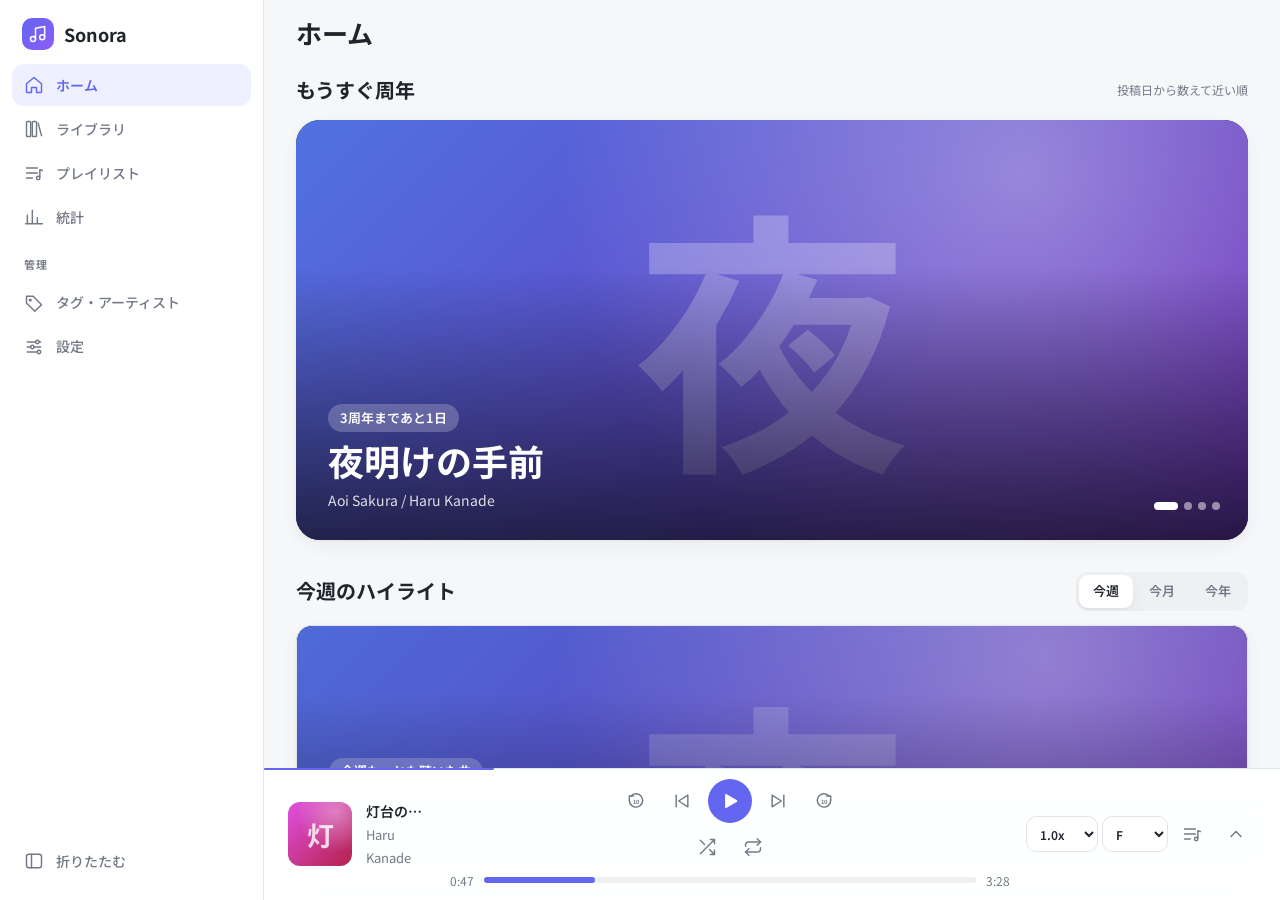
<file: index(3).html>
<!DOCTYPE html>
<html lang="ja">
<head>
<meta charset="utf-8">
<meta name="viewport" content="width=device-width,initial-scale=1,viewport-fit=cover">
<meta name="theme-color" content="#F6F7F9">
<title>Sonora 音声ライブラリ</title>
<link href="https://fonts.googleapis.com/css2?family=Noto+Sans+JP:wght@400;500;600;700&display=swap" rel="stylesheet">
<style>
:root{--bg:#F6F7F9;--cd:#fff;--sb:#EEF0F4;--tx:#20242B;--mu:#737985;--ln:#E2E5EA;--ac:#6366F1;--al:#EEF0FF;--ok:#20A77A;--er:#D95C5C;--sh:0 1px 2px rgba(32,36,43,.05),0 6px 18px rgba(32,36,43,.05);--ez:cubic-bezier(.2,.8,.2,1)}
*{box-sizing:border-box;margin:0;padding:0}
body{font:400 14px/1.6 "Noto Sans JP",-apple-system,"Hiragino Sans","Yu Gothic",sans-serif;color:var(--tx);background:var(--bg);-webkit-font-smoothing:antialiased}
button,input,select{font:inherit;color:inherit}button{cursor:pointer;background:none;border:0;text-align:inherit}
input,select{border:1px solid var(--ln);border-radius:10px;background:var(--cd);height:40px;padding:0 12px}
input[type=range]{height:120px;width:24px;padding:0;border:0;background:none;writing-mode:vertical-lr;direction:rtl;accent-color:var(--ac)}
input[type=color]{width:36px;height:36px;padding:2px;cursor:pointer}
:focus-visible{outline:2px solid var(--ac);outline-offset:2px}
.hid{display:none!important}.mu{color:var(--mu)}.sm{font-size:12px}.sp{flex:1}.psel{height:36px;min-width:66px;padding:0 9px;border-radius:10px;font-size:12px;font-weight:600}.eqctl{display:flex;align-items:center;gap:8px}.eqctl .btn{height:34px;padding:0 12px;font-size:12px}.eqdet{display:none;margin:0;padding:10px 0 4px;border-top:1px solid var(--ln)}.eqdet.on{display:block}
.i{width:20px;height:20px;fill:none;stroke:currentColor;stroke-width:1.75;stroke-linecap:round;stroke-linejoin:round;flex:none}.i.f{fill:currentColor}.i.s{width:14px;height:14px}
.app{display:flex;height:100vh;height:100dvh;overflow:hidden}
.side{width:264px;flex:none;background:var(--cd);border-right:1px solid var(--ln);display:flex;flex-direction:column;padding:18px 12px;transition:width .3s var(--ez);overflow:hidden;z-index:50}
.brand{display:flex;align-items:center;gap:10px;padding:0 10px 14px;font-weight:700;font-size:18px;white-space:nowrap}
.logo{width:32px;height:32px;border-radius:10px;background:linear-gradient(135deg,#6366F1,#8B5CF6);display:grid;place-items:center;color:#fff;flex:none}
.side nav{flex:1;display:flex;flex-direction:column;gap:2px}
.gl{font-size:11px;font-weight:600;color:var(--mu);padding:16px 12px 6px;letter-spacing:.06em}
.nv{display:flex;align-items:center;gap:12px;height:42px;padding:0 12px;border-radius:12px;color:var(--mu);font-weight:500;width:100%;white-space:nowrap;transition:background .15s,color .15s}
.nv:hover{background:var(--sb);color:var(--tx)}.nv.on{background:var(--al);color:var(--ac);font-weight:600}
.col .side{width:72px}.col .nv{justify-content:center;padding:0}.col .nv span,.col .brand span,.col .gl{display:none}.col .brand{justify-content:center;padding:0 0 14px}
.scrim{display:none}.menu{display:none}
.main{flex:1;min-width:0;display:flex;flex-direction:column}
.top{display:flex;align-items:center;gap:12px;width:100%;max-width:1384px;margin:0 auto;padding:max(16px,env(safe-area-inset-top)) 32px 8px}
.top h1{font-size:26px;font-weight:700;line-height:1.3}
.scroll{flex:1;min-height:0;overflow:auto;padding:8px 32px 32px;display:flex;flex-direction:column}
.view{display:none;width:100%;max-width:1320px;margin:0 auto;flex:none}.view.on{display:block}
.view.lib.on{display:flex;flex-direction:column;flex:1;min-height:0;gap:12px}
.btn{display:inline-flex;align-items:center;justify-content:center;gap:8px;height:40px;padding:0 16px;border-radius:12px;font-weight:600;border:1px solid var(--ln);background:var(--cd);white-space:nowrap;transition:background .15s,transform .15s}
.btn:hover{background:var(--sb)}.btn:active{transform:scale(.97)}
.btn.pri{background:var(--ac);border-color:var(--ac);color:#fff}.btn.pri:hover{background:#5457e0}
.btn.dg{background:var(--er);border-color:var(--er);color:#fff}.btn.dgo{color:var(--er);border-color:#f0c9c9}.btn.wf{width:100%}
.ib{width:40px;height:40px;display:grid;place-items:center;border-radius:12px;color:var(--mu);flex:none;transition:background .15s,color .15s}
.ib:hover{background:var(--sb);color:var(--tx)}.ib.on{color:var(--ac);background:var(--al)}.fv.on .i{fill:currentColor}
.seg{display:inline-flex;background:var(--sb);border-radius:12px;padding:3px;gap:2px;max-width:100%;overflow-x:auto;scrollbar-width:none}
.seg button{padding:6px 14px;border-radius:9px;font-weight:600;font-size:13px;color:var(--mu);white-space:nowrap;transition:.15s}.seg .on{background:var(--cd);color:var(--tx);box-shadow:var(--sh)}
.tg{display:inline-flex;align-items:center;gap:4px;height:22px;padding:0 9px;border-radius:99px;font-size:12px;font-weight:500;white-space:nowrap;flex:none}
button.tg.more{background:var(--sb);color:var(--mu)}.tg.ok{background:#E3F6EF;color:#137A58}.tg.pl{background:var(--al);color:var(--ac)}
.tg.ar{background:var(--sb);height:30px;padding:0 8px 0 12px;font-size:13px}
.tg.pk{height:30px;padding:0 12px;border:1.5px solid var(--c);background:var(--cd);color:var(--tx)}.tg.pk.on{background:var(--c);color:var(--f)}
.tgs{display:flex;flex-wrap:wrap;gap:6px;align-items:center;min-width:0}
.libtd{display:flex;align-items:center;gap:6px;min-width:0}.libtd i{display:block;width:9px;height:9px;border-radius:50%;flex:none;box-shadow:inset 0 0 0 1px rgba(32,36,43,.08)}
.card{background:var(--cd);border:1px solid var(--ln);border-radius:16px;box-shadow:var(--sh)}
.th{--s:64px;width:var(--s);height:var(--s);border-radius:12px;position:relative;overflow:hidden;flex:none}
.th::after{content:attr(data-c);position:absolute;inset:0;display:grid;place-items:center;font-weight:700;font-size:calc(var(--s)*.42);color:rgba(255,255,255,.8)}
.th.fl{width:100%;height:auto;aspect-ratio:1;border-radius:20px}.th.rd{border-radius:50%}
.sec{display:flex;align-items:center;justify-content:space-between;gap:12px;flex-wrap:wrap;margin:32px 0 14px}.sec:first-child{margin-top:8px}.sec h2{font-size:20px;font-weight:700}
.lk{color:var(--ac);font-weight:600;font-size:13px}
.hero{position:relative;border-radius:24px;overflow:hidden;height:clamp(280px,min(44vw,60svh),420px);background:#20242B;box-shadow:var(--sh)}
.sl{opacity:0;transform:scale(1.06);transition:opacity .7s var(--ez),transform .7s var(--ez)}.sl.on{opacity:1;transform:none}.sl.out{opacity:0;transform:scale(.96)}
.hero .sl{position:absolute;inset:0}
.bg{position:absolute;inset:0;transition:transform 7s linear}.sl.on .bg{transform:scale(1.06)}
.bg::after{content:attr(data-c);position:absolute;inset:0;display:grid;place-items:center;font-size:clamp(120px,24vw,260px);font-weight:700;color:rgba(255,255,255,.25)}
.ov{position:absolute;inset:0;display:flex;flex-direction:column;justify-content:flex-end;gap:6px;padding:28px 32px;color:#fff;background:linear-gradient(180deg,transparent 35%,rgba(12,14,24,.72))}
.ov h3{font-size:clamp(24px,3.4vw,36px);font-weight:700;line-height:1.25}.ov p{opacity:.85}
.bd{display:inline-flex;align-items:center;height:28px;padding:0 12px;border-radius:99px;background:rgba(255,255,255,.22);backdrop-filter:blur(10px);-webkit-backdrop-filter:blur(10px);font-weight:600;font-size:13px;width:fit-content;color:#fff}
.bd.l{background:var(--al);color:var(--ac);backdrop-filter:none}
.dots{display:flex;gap:6px;align-items:center}.hero .dots{position:absolute;right:28px;bottom:30px;z-index:3}
.dt{width:8px;height:8px;border-radius:99px;background:rgba(255,255,255,.5);transition:width .3s,background .3s}.dt.on{width:24px;background:#fff}.lt .dt{background:var(--ln)}.lt .dt.on{background:var(--ac)}
.hlw{padding:0;overflow:hidden;position:relative;min-height:340px;background:#20242B;color:#fff}.stack{display:grid;min-height:340px}.stack>.sl{grid-area:1/1}
.hl .sl{transform:translateY(14px)}.hl .sl.on{transform:none}.hl .sl.out{transform:translateY(-14px)}.hl .hlbg{will-change:transform}.hl .hlbg::after{content:attr(data-c);position:absolute;inset:0;display:grid;place-items:center;font-size:clamp(120px,24vw,260px);font-weight:700;color:rgba(255,255,255,.18)}
.hc{display:grid;grid-template-columns:minmax(0,var(--hw,340px)) 1fr;gap:32px;align-items:center}.hl .hc{position:relative;display:block;min-height:340px;overflow:hidden}.hl .hlbg{position:absolute;inset:-4%;background-size:cover;background-position:center;transform:scale(1.02);transition:transform .7s var(--ez)}.hl .sl.on .hlbg{transform:scale(1.06)}.hl .hc::after{content:"";position:absolute;inset:0;background:linear-gradient(180deg,rgba(12,14,24,.04) 20%,rgba(12,14,24,.24) 46%,rgba(12,14,24,.84) 100%);pointer-events:none}
.hx{display:flex;flex-direction:column;gap:8px;align-items:flex-start}.hx h3{font-size:clamp(24px,3vw,34px);font-weight:700;line-height:1.25}.hx .st{font-size:28px;font-weight:700;color:var(--ac)}.hl .hx{position:absolute;left:32px;right:32px;bottom:48px;z-index:2;color:#fff;max-width:min(820px,calc(100% - 64px))}.hl .hx h3{color:#fff;max-width:24em;line-height:1.2;letter-spacing:-.015em}.hl .hx p{max-width:52em;line-height:1.45}.hl .hx .mu{color:rgba(255,255,255,.82)}.hl .hx .st{color:#fff;margin-top:2px}.hl .bd.l{background:rgba(255,255,255,.2);color:#fff;backdrop-filter:blur(10px);-webkit-backdrop-filter:blur(10px)}.hlf{position:absolute;left:28px;right:28px;bottom:20px;z-index:3;margin:0}.hl .ct{color:rgba(255,255,255,.72)}.hl .dt{background:rgba(255,255,255,.42)}.hl .dt.on{background:#fff}
.hlf{display:flex;justify-content:space-between;align-items:center;margin-top:18px}.ct{font-size:13px;color:var(--mu);font-weight:600}.hlw.big{--hw:440px;padding:0;min-height:440px}.hlw.big .stack,.hlw.big .hc{min-height:440px}
.row{display:flex;gap:16px;overflow-x:auto;padding:2px 2px 10px;scroll-snap-type:x proximity}
.rc{width:172px;flex:none;scroll-snap-align:start;cursor:pointer}.rc b{display:block;margin-top:10px;font-weight:600}.rc b,.rc p{overflow:hidden;text-overflow:ellipsis;white-space:nowrap}.rc p{font-size:12px;color:var(--mu)}
.rc .th{transition:transform .25s var(--ez),box-shadow .25s}.rc:hover .th{transform:translateY(-3px);box-shadow:0 10px 24px rgba(32,36,43,.14)}
.li{display:flex;align-items:center;gap:14px;padding:10px 14px;border-radius:14px}.li:hover{background:var(--sb)}.li .rk,.sc .rk{width:24px;text-align:center;font-weight:700;color:var(--mu)}.li>div{flex:1;min-width:0}.li b{display:block;font-weight:600}
.dz{display:flex;align-items:center;gap:16px;padding:14px 20px;border:2px dashed #cfd3dc;background:var(--cd);transition:.2s}.dz.over{border-color:var(--ac);background:var(--al)}.dz>div{flex:1}
.dzi{width:44px;height:44px;flex:none!important;border-radius:12px;background:var(--al);color:var(--ac);display:grid;place-items:center}
.addp{display:none;overflow:hidden}.addp.on{display:block}.addph{display:flex;align-items:center;justify-content:space-between;gap:12px;padding:14px 20px;border-bottom:1px solid var(--ln)}.addp .dz{border:0;border-radius:0;box-shadow:none}.up{display:none;padding:16px 20px}.up.on{display:block}.uh{display:flex;justify-content:space-between;align-items:center;gap:8px}.uh span{font-weight:700;color:var(--ac)}
.pb{height:10px;border-radius:99px;background:var(--sb);margin:10px 0 8px;overflow:hidden}.pb i{display:block;height:100%;border-radius:99px;background:linear-gradient(90deg,#6366F1,#8B5CF6);transition:width .3s}
.cnt{display:flex;gap:16px;font-size:13px;font-weight:500;margin-top:10px}
.tb{display:flex;gap:10px;flex-wrap:wrap;align-items:center}.srch{position:relative;flex:1;min-width:220px}.srch>.i{position:absolute;left:14px;top:11px;color:var(--mu)}.srch input{width:100%;height:42px;padding-left:42px}
.sg{display:none;position:absolute;left:0;right:0;top:48px;background:var(--cd);border:1px solid var(--ln);border-radius:14px;box-shadow:0 12px 32px rgba(32,36,43,.12);padding:6px;z-index:20}.sg.on{display:block}
.sg button{display:flex;gap:10px;align-items:center;width:100%;padding:9px 12px;border-radius:9px}.sg button:hover{background:var(--sb)}.sg em{font-style:normal;font-size:11px;color:var(--ac);background:var(--al);border-radius:6px;padding:0 6px;font-weight:600}.sg p{padding:9px 12px}
.flt{display:none;padding:16px 20px;gap:20px;flex-wrap:wrap;align-items:flex-end}.flt.on{display:flex}.fgp{display:flex;flex-direction:column;gap:6px}.lb{font-size:12px;font-weight:600;color:var(--mu)}.two{display:grid;grid-template-columns:1fr 1fr;gap:10px}
.bulk{display:none;align-items:center;gap:8px;background:var(--tx);color:#fff;border-radius:14px;padding:8px 8px 8px 18px;flex-wrap:wrap}.bulk.on{display:flex}
.bb{display:inline-flex;align-items:center;gap:6px;height:36px;padding:0 12px;border-radius:10px;background:rgba(255,255,255,.12);color:#fff;font-weight:500;font-size:13px}.bb:hover{background:rgba(255,255,255,.22)}.bb.d{background:var(--er)}
.lib.sel .tb,.lib.sel .flt{display:none}
.tbl{--cols:24px 44px minmax(0,2fr) minmax(0,1.1fr) minmax(0,1.5fr) 96px 96px 44px 40px;flex:1;min-height:0;display:flex;flex-direction:column;background:var(--cd);border:1px solid var(--ln);border-radius:16px;overflow:hidden}
.r{display:grid;grid-template-columns:var(--cols);align-items:center;gap:12px;padding:0 16px;height:64px;border-bottom:1px solid var(--ln)}
.r.hd{height:40px;font-size:12px;font-weight:600;color:var(--mu);background:#FAFBFC;flex:none}
#vs{flex:1;min-height:0;overflow:auto}#vsIn{position:relative}#rows{position:absolute;left:0;right:0;top:0}
.r:not(.hd):hover{background:#FAFAFF}.r.sel{background:var(--al)}.r .th{--s:44px;border-radius:10px}
.ti b{display:block;font-weight:600;white-space:nowrap;overflow:hidden;text-overflow:ellipsis}
.ar,.c-pd,.c-ad,.c-k{color:var(--mu);white-space:nowrap;overflow:hidden;text-overflow:ellipsis}.r .tgs{flex-wrap:nowrap;overflow:hidden}
.chk{width:20px;height:20px;border:1.75px solid #c3c8d2;border-radius:6px;background:var(--cd);display:grid;place-items:center;transition:.15s}.chk.on{background:var(--ac);border-color:var(--ac)}
.chk.on::after{content:"";width:10px;height:6px;border-left:2px solid #fff;border-bottom:2px solid #fff;transform:translateY(-1px) rotate(-45deg)}
.pg{display:grid;grid-template-columns:repeat(auto-fill,minmax(min(100%,300px),1fr));gap:16px}
.pc{display:flex;gap:16px;align-items:center;padding:14px;cursor:pointer;transition:transform .25s var(--ez),box-shadow .25s}.pc:hover{transform:translateY(-3px);box-shadow:0 12px 28px rgba(32,36,43,.1)}
.pc b{font-size:16px;font-weight:600;display:block}.pc p{color:var(--mu);font-size:13px}
.mos{width:88px;height:88px;border-radius:14px;overflow:hidden;display:grid;grid-template:1fr 1fr/1fr 1fr;flex:none}.mos.lg{width:200px;height:200px;border-radius:20px}
.pdh{display:flex;gap:28px;align-items:center;margin:0 4px 22px;padding-bottom:0}.pdh>div:last-child{flex:1;min-width:0;padding-bottom:0}.pdh h2{font-size:32px;font-weight:700;line-height:1.2;overflow-wrap:anywhere;margin-top:5px}.acts{display:flex;gap:8px;flex-wrap:wrap;margin-top:18px;align-items:center}.plsortbar{display:flex;align-items:center;gap:8px;padding:8px 10px;margin:0 4px 10px;border:1px solid var(--ln);border-radius:14px;background:rgba(255,255,255,.7)}.plsortbar .mu{margin-left:4px}.plsortbar .sortdir{display:inline-flex;align-items:center;justify-content:center;width:auto;min-width:88px;padding:0 12px;gap:6px}.plsortbar .sortdir span{display:inline;font-size:12px;font-weight:600}.plsortbar .sortdir:disabled{cursor:default}.plsortbar .sortdir:disabled:hover{background:var(--cd)}
.lst{background:var(--cd);border:1px solid var(--ln);border-radius:16px}
.trk{display:flex;align-items:center;gap:12px;padding:8px 14px;border-bottom:1px solid var(--ln);background:var(--cd);position:relative;transition:box-shadow .15s,transform .15s}
.trk:first-child{border-radius:16px 16px 0 0}.trk:last-child{border-bottom:0;border-radius:0 0 16px 16px}
.trk.drag{z-index:5;box-shadow:0 14px 34px rgba(32,36,43,.2);border-radius:14px;transition:box-shadow .15s}
.grip{width:32px;height:40px;display:grid;place-items:center;color:#a6acb8;cursor:grab;touch-action:none;flex:none}.lst[data-m="0"] .grip{opacity:.35;pointer-events:none}
.trk .m{flex:1;min-width:0}.trk .m b{display:block;font-weight:600;white-space:nowrap;overflow:hidden;text-overflow:ellipsis}
.hint{display:none;color:var(--ac);background:var(--al);border-radius:10px;padding:8px 12px;font-size:13px;margin-bottom:12px}.hint.on{display:block}
.sbar{display:flex;gap:12px;align-items:center;justify-content:space-between;flex-wrap:wrap;margin-bottom:16px}
.cust{display:none;gap:12px;align-items:center;margin-bottom:16px;flex-wrap:wrap}.cust.on{display:flex}
.kpis{display:grid;grid-template-columns:repeat(4,1fr);gap:16px}.kpi{padding:20px}.kpi span{color:var(--mu);font-size:13px;font-weight:500}
.kpi b{display:block;font-size:30px;font-weight:700;line-height:1.3;margin-top:4px}.kpi small{font-size:14px;font-weight:600;color:var(--mu);margin:0 4px 0 2px}
.cbox{padding:20px;margin-top:16px}.ch{display:flex;justify-content:space-between;margin-bottom:8px}#lc{width:100%;height:190px;display:block}.ax{display:flex;justify-content:space-between;color:var(--mu);font-size:12px}
.g3{display:grid;grid-template-columns:repeat(auto-fill,minmax(min(100%,300px),1fr));gap:16px}
.sc{display:flex;gap:14px;align-items:center;padding:14px}.sc b{font-weight:600}.sc .pc2{color:var(--ac);font-weight:600;font-size:13px}.sc>div{flex:1;min-width:0}
.pn2{padding:20px}.bar{display:grid;grid-template-columns:minmax(80px,140px) 1fr 56px;gap:12px;align-items:center;padding:8px 0}.bar b{text-align:right}
.bt{height:10px;border-radius:99px;background:var(--sb);overflow:hidden}.bt i{display:block;height:100%;border-radius:99px;background:var(--ac)}
.two-c{display:flex;gap:32px;align-items:center;flex-wrap:wrap}.two-c>div:last-child{flex:1;min-width:240px}
.dn{position:relative;width:170px;height:170px;border-radius:50%;flex:none}.dn::after{content:"";position:absolute;inset:34px;background:var(--cd);border-radius:50%}
.hm{display:grid;grid-template-columns:repeat(auto-fill,minmax(52px,1fr));gap:6px}.hm div{height:52px;border-radius:10px;display:grid;place-items:center;font-size:12px;font-weight:600}
.wk{display:flex;gap:12px;align-items:flex-end;height:200px}.wk div{flex:1;display:flex;flex-direction:column;justify-content:flex-end;align-items:center;gap:8px;height:100%;font-size:12px;color:var(--mu)}
.wk i{width:100%;max-width:52px;border-radius:10px 10px 4px 4px;background:var(--ac);display:block}
.note{margin:14px 0 12px}.ag{display:grid;grid-template-columns:repeat(auto-fill,minmax(min(100%,240px),1fr));gap:16px;margin-top:16px}.ac2{display:flex;align-items:center;gap:14px;padding:14px}.ac2>div,.tn{flex:1;min-width:0}.ac2 b,.tn b{display:block;font-weight:600}
.stg{display:grid;gap:16px;width:100%;min-width:0;max-width:840px}.sx{width:100%;min-width:0;padding:8px clamp(14px,3vw,24px)}.sx h3{font-size:16px;font-weight:700;padding:16px 0 8px}
.sr{display:flex;align-items:center;justify-content:space-between;gap:16px;padding:14px 0;border-top:1px solid var(--ln)}.sr b{font-weight:600}.sr.cl{flex-direction:column;align-items:stretch}
.swt{width:44px;height:26px;border-radius:99px;background:#CDD1D9;position:relative;flex:none;transition:background .2s}
.swt::after{content:"";position:absolute;top:3px;left:3px;width:20px;height:20px;border-radius:50%;background:#fff;box-shadow:0 1px 3px rgba(0,0,0,.25);transition:transform .2s var(--ez)}.swt.on{background:var(--ac)}.swt.on::after{transform:translateX(18px)}
.chp{height:32px;padding:0 14px;border-radius:99px;border:1px solid var(--ln);background:var(--cd);font-weight:600;font-size:13px;color:var(--mu);transition:.15s}.chp.on{background:var(--al);border-color:var(--ac);color:var(--ac)}
.chips{display:flex;gap:8px;flex-wrap:wrap;justify-content:center}.eq{display:flex;justify-content:space-between;gap:8px;padding:8px}.eq label{display:flex;flex-direction:column;align-items:center;gap:8px;font-size:12px;color:var(--mu)}
kbd{display:inline-flex;min-width:28px;height:26px;padding:0 8px;align-items:center;justify-content:center;border:1px solid var(--ln);border-bottom-width:2px;border-radius:8px;background:var(--cd);font-size:12px;font-weight:600}
.pl{position:relative;flex:none;display:grid;grid-template-columns:1fr minmax(320px,560px) 1fr;align-items:center;gap:16px;padding:10px 24px max(10px,env(safe-area-inset-bottom));background:rgba(255,255,255,.9);backdrop-filter:blur(18px);-webkit-backdrop-filter:blur(18px);border-top:1px solid var(--ln);z-index:30}.pl .pl-c{min-width:0}.pl-subctl{display:flex;align-items:center;justify-content:center;gap:6px}.sortdir{width:40px;height:40px}.sortdir span{display:none}.sortdir .i{transition:transform .15s}.sortdir.asc .i{transform:rotate(180deg)}.aw .th{--s:min(320px,calc(100vw - 48px))!important;max-width:100%}
.mb{position:absolute;left:0;right:0;top:-1px;height:2px}.mb i,.seek i{display:block;height:100%;background:var(--ac);border-radius:99px}
.pl-l{display:flex;align-items:center;gap:14px;min-width:0;cursor:pointer}.pt{min-width:0}.pt b{display:block;font-weight:600;white-space:nowrap;overflow:hidden;text-overflow:ellipsis}.pt span{font-size:13px;color:var(--mu)}
.pl-c{display:flex;flex-direction:column;gap:4px;align-items:center}.ctl{display:flex;align-items:center;gap:6px}
.pp{width:44px;height:44px;border-radius:50%;background:var(--ac);color:#fff;display:grid;place-items:center;flex:none;transition:transform .15s,background .15s}.pp:hover{background:#5457e0}.pp:active{transform:scale(.94)}
.sk{display:flex;align-items:center;gap:10px;width:100%;font-size:12px;color:var(--mu)}.seek{flex:1;height:6px;border-radius:99px;background:var(--sb);cursor:pointer}
.pl-r{display:flex;justify-content:flex-end;align-items:center;gap:4px}
.fp{position:fixed;left:0;top:0;width:100%;height:100vh;height:100dvh;z-index:60;display:flex;flex-direction:column;background:linear-gradient(180deg,#E8EAFF,#fff 55%);padding:max(12px,env(safe-area-inset-top)) 24px max(20px,env(safe-area-inset-bottom));overflow:auto;transform:translateY(100%);visibility:hidden;transition:transform .35s var(--ez),visibility 0s .35s}
.fp.on{transform:none;visibility:visible;transition:transform .35s var(--ez)}
.fph{display:flex;align-items:center;justify-content:space-between;font-weight:600;max-width:1000px;width:100%;margin:0 auto}.fpb{display:grid;gap:18px;width:100%;max-width:1000px;margin:auto;padding:12px 0}
.aw{display:flex;flex-direction:column;gap:12px;max-width:440px;width:100%;margin:0 auto}.aw .th{box-shadow:0 20px 50px rgba(99,102,241,.3)}
.fi b{display:block;font-size:24px;font-weight:700;line-height:1.3}.fi span{color:var(--mu)}.tm{display:flex;justify-content:space-between;font-size:12px;color:var(--mu);margin-top:-6px}
.ctl.big{justify-content:space-between}.ctl.big .pp{width:64px;height:64px}.ctl.big .ib{width:48px;height:48px}.fp-mainctl{justify-content:center;gap:16px}.fp-mainctl .ib{width:48px;height:48px}.fp-subctl{display:flex;justify-content:center;align-items:center;gap:18px}.fp-subctl .ib{width:44px;height:44px}.spd{display:flex;gap:6px;justify-content:center;flex-wrap:wrap}
.qv{display:none;background:var(--cd);border:1px solid var(--ln);border-radius:20px;padding:20px;max-height:70dvh;overflow:auto}.fp.q .qv{display:block}.fp.q .aw{display:none}
.qv h3{font-size:18px;font-weight:700;margin-bottom:8px}.ql{font-size:12px;font-weight:600;color:var(--mu);margin:14px 0 6px}
.qi{display:flex;align-items:center;gap:12px;padding:6px 0}.qi>div{flex:1;min-width:0}.qi b{font-weight:600;display:block;white-space:nowrap;overflow:hidden;text-overflow:ellipsis}.qi.now b{color:var(--ac)}
.eqa{display:flex;gap:2px;align-items:flex-end;height:16px}.eqa i{width:3px;background:var(--ac);border-radius:2px;animation:eqa 1s ease-in-out infinite}.eqa i:nth-child(2){animation-delay:.2s}.eqa i:nth-child(3){animation-delay:.4s}
@keyframes eqa{0%,100%{height:4px}50%{height:16px}}
.md{position:fixed;left:0;top:0;width:100%;height:100%;z-index:70;display:none;align-items:center;justify-content:center;padding:16px;background:rgba(20,24,31,.45)}.md.on{display:flex;animation:fi .25s}
.ms{background:var(--cd);border-radius:24px;width:min(100%,760px);max-height:calc(100vh - 32px);max-height:calc(100dvh - 32px);overflow:auto;padding:28px;animation:up .3s var(--ez)}
@keyframes fi{from{opacity:0}}@keyframes up{from{opacity:0;transform:translateY(16px)}}
.mh{display:flex;justify-content:space-between;align-items:center;margin-bottom:20px}.mt{font-size:20px;font-weight:700}
.ef{display:grid;grid-template-columns:240px 1fr;gap:28px}.ea{display:flex;flex-direction:column;gap:12px}
.fm{display:flex;flex-direction:column;gap:16px}.fm label,.fg{display:flex;flex-direction:column;gap:6px;font-size:12px;font-weight:600;color:var(--mu)}.fm input,.fm select{width:100%;font-size:14px;font-weight:400;color:var(--tx)}
.fx{display:flex;flex-wrap:wrap;gap:6px;align-items:center;border:1px solid var(--ln);border-radius:10px;padding:6px;min-height:42px}.fx input{border:0;height:28px;flex:1;min-width:80px;width:auto!important}
.ft{display:flex;justify-content:flex-end;gap:10px;margin-top:24px}.cfb{margin-top:12px;color:var(--mu)}.dn2{font-weight:600;margin:8px 0 12px}
.mn{position:fixed;z-index:80;background:var(--cd);border:1px solid var(--ln);border-radius:14px;box-shadow:0 14px 36px rgba(32,36,43,.16);padding:6px;min-width:200px;animation:fi .15s}
.mn button{display:flex;align-items:center;gap:10px;width:100%;padding:9px 12px;border-radius:9px}.mn button:hover{background:var(--sb)}.mn .dgr{color:var(--er)}
.ts{position:fixed;left:50%;bottom:calc(96px + env(safe-area-inset-bottom));transform:translate(-50%,10px);background:var(--tx);color:#fff;padding:10px 18px;border-radius:12px;font-size:13px;font-weight:500;opacity:0;pointer-events:none;transition:.25s;z-index:90}.ts.on{opacity:1;transform:translate(-50%,0)}
@media(min-width:1024px){.fpb{grid-template-columns:1fr 1fr;align-items:center;gap:56px}.fp.q .qv{display:block}.fp.q .aw{display:flex}.qbtn{display:none}}
@media(max-width:1199px){.tbl{--cols:24px 44px minmax(0,2fr) minmax(0,1.1fr) minmax(0,1.5fr) 96px 40px}.c-ad,.c-k{display:none}}
@media(max-width:1023px){.pl{grid-template-columns:minmax(0,1fr) minmax(280px,1.3fr)}.pl-r{display:none}}
@media(max-width:767px){
.side{position:fixed;left:0;top:0;bottom:0;width:min(86vw,340px)!important;transform:translateX(-100%);transition:transform .3s var(--ez);padding-top:max(18px,env(safe-area-inset-top));padding-bottom:max(18px,env(safe-area-inset-bottom))}
.nav-open .side{transform:none;box-shadow:0 0 40px rgba(0,0,0,.2)}.col .nv{justify-content:flex-start;padding:0 12px}.col .nv span,.col .brand span{display:inline}.col .gl{display:block}.col .brand{justify-content:flex-start;padding:0 10px 14px}#colb{display:none}
.scrim{display:block;position:fixed;left:0;top:0;width:100%;height:100lvh;background:rgba(20,24,31,.4);opacity:0;pointer-events:none;transition:opacity .3s;z-index:45}.nav-open .scrim{opacity:1;pointer-events:auto}
.menu{display:grid}.top{padding:max(10px,env(safe-area-inset-top)) 16px 4px}.top h1{font-size:22px}.scroll{padding:8px 16px 24px}
.hc{grid-template-columns:1fr;gap:16px}.hlw,.hlw.big{--hw:100%;padding:0}.hl .hc,.hlw.big .stack,.hlw.big .hc{min-height:360px}.hl .hx{left:20px;right:20px;bottom:44px;max-width:calc(100% - 40px)}.hl .hx h3{max-width:20em}.hl .hx p{max-width:46em}.hlf{left:20px;right:20px;bottom:16px}.hc .th{max-width:300px;margin:0 auto}.fpb{gap:14px;padding:8px 0}.aw{gap:10px}.aw .th.fl{width:min(320px,calc(100vw - 32px),38svh)!important;height:auto;aspect-ratio:1;margin:0 auto}.fp-mainctl{gap:10px}.fp-mainctl .ib{width:44px;height:44px}.fp-mainctl .pp{width:58px;height:58px}.fp-subctl{gap:14px}.fp-subctl .ib{width:42px;height:42px}
.dz{padding:12px}.dz b,.dz p,.dzi{display:none}.dz .btn{width:100%}
.r{height:76px;grid-template-columns:24px 56px minmax(0,1fr) 36px;grid-template-areas:"c t i m" "c t a m" "c t g m";row-gap:1px;align-content:center;padding:0 12px}
.r.hd,.c-pd{display:none}.r .th{--s:56px;grid-area:t}.chk{grid-area:c}.ti{grid-area:i}.ar{grid-area:a;font-size:12px}.r .tgs{grid-area:g}.mm{grid-area:m}.vh{display:none}
.pdh{flex-direction:column;align-items:flex-start;gap:16px}.pdh>div:last-child{width:100%;padding-bottom:0}.mos.lg{width:140px;height:140px}.pdh h2{font-size:26px}.pdh{gap:18px;margin:0 0 18px}.acts{margin-top:14px}.plsortbar{margin-left:0;margin-right:0}.plsortbar .mu{flex-basis:100%;margin-left:2px}
.kpis{grid-template-columns:1fr 1fr;gap:12px}.kpi{padding:16px}.kpi b{font-size:24px}
.pl{grid-template-columns:minmax(0,1fr) auto;gap:10px;padding:8px 14px max(8px,env(safe-area-inset-bottom))}.pl .x1{display:none}.pl .th{--s:48px!important}.pl-l{gap:10px}.pl-c{gap:3px}
.md{align-items:flex-end;padding:0}.ms{border-radius:24px 24px 0 0;padding:20px 20px calc(20px + env(safe-area-inset-bottom));max-height:92vh;max-height:92dvh;width:100%}.ef{grid-template-columns:1fr;gap:20px}.ea .th{max-width:240px;margin:0 auto}
}
@media(max-width:480px){#add span{display:none}#add{width:40px;padding:0}}
@media(orientation:landscape) and (max-height:520px){.hero{height:clamp(200px,52svh,300px)}.pl{grid-template-columns:minmax(0,1fr) auto;gap:10px;padding:8px 14px max(8px,env(safe-area-inset-bottom))}.pl .th{--s:48px!important}.pl .x1,.pl .sk,.pl-r{display:none}.pl-l{gap:10px}.pl-c{gap:3px}.menu{display:grid}.fp{padding:max(6px,env(safe-area-inset-top)) 16px max(8px,env(safe-area-inset-bottom))}.fpb{grid-template-columns:1fr;gap:6px;padding:4px 0}.aw{gap:6px}.fp .aw .th.fl{width:min(92px,24svh)!important;height:auto;aspect-ratio:1;margin:0 auto}.fi b{font-size:18px}.fp-mainctl{gap:20px}.ctl.big .pp{width:56px;height:56px}.ctl.big .ib{width:40px;height:40px}.fp-subctl{gap:10px}.fp-subctl .ib{width:36px;height:36px}.spd{gap:4px}.spd .psel{height:30px}.tm{margin-top:-4px}.side{transition:width .3s var(--ez)}.col .side{width:72px}.col .nv{justify-content:center;padding:0}.col .nv span,.col .brand span,.col .gl{display:none}.col .brand{justify-content:center;padding:0 0 14px}}
/* ---- 指定箇所のレスポンシブ調整 ---- */
/* プレイリスト画面：ページ見出し・詳細ヘッダー・並び替え操作の間隔を幅に応じて調整 */
.app[data-view="playlists"] .top{gap:clamp(8px,1.6vw,16px);padding-top:max(12px,env(safe-area-inset-top));padding-bottom:12px}
.app[data-view="playlists"] .top h1{min-width:0;flex:0 1 auto}
.app[data-view="playlists"] #add{flex:none;margin-left:auto}
.app[data-view="playlists"] .scroll{padding-top:clamp(8px,1.2vw,16px)}
#pd{width:100%;min-width:0}
.pl-back{margin:0 4px 14px;min-height:38px}
.pdh{display:grid;grid-template-columns:clamp(136px,17vw,200px) minmax(0,1fr);gap:clamp(16px,2.6vw,30px);align-items:center;margin:0 4px 20px}
.pdh .mos.lg{width:clamp(136px,17vw,200px);height:clamp(136px,17vw,200px)}
.pdh>div:last-child{width:auto;min-width:0;padding:0}
.pdh h2{font-size:clamp(24px,2.7vw,32px);line-height:1.2;overflow-wrap:anywhere}
.pdh .acts{gap:8px;margin-top:14px}
.plsortbar{display:flex;align-items:center;gap:8px;flex-wrap:wrap;padding:10px 12px;margin:0 4px 12px}
.plsortbar .mu{flex:1 1 260px;min-width:0;margin-left:0;line-height:1.45;text-align:right}
.pl-wide{display:contents}
.pl-compact{display:none}
.pl-mini-ctl{display:flex;align-items:center;justify-content:flex-end;gap:4px;flex:none}
.pl-mini-ctl .ib{width:38px;height:40px}
.pl-mini-ctl .pp{width:48px;height:48px}
.pl-compact .pl-l{flex:1;min-width:0;max-width:calc(100% - 152px);gap:10px}
.pl-compact .pt{min-width:0}
.pl-compact .pt b,.pl-compact .pt span{display:block;overflow:hidden;text-overflow:ellipsis;white-space:nowrap}
.pl-compact .pt span{font-size:12px}

@media(max-width:1023px){
 .pdh{grid-template-columns:140px minmax(0,1fr);gap:18px;align-items:start}
 .pdh .mos.lg{width:140px;height:140px}
 .plsortbar .mu{flex-basis:100%;text-align:left}
}
@media(max-width:767px){
 .app[data-view="playlists"] .top{gap:8px;padding-right:16px;padding-left:16px}
 .app[data-view="playlists"] .top h1{font-size:clamp(20px,5.5vw,22px)}
 .app[data-view="playlists"] #add{height:38px;padding:0 12px}
 .pl-back{margin:0 0 12px}
 .pdh{grid-template-columns:minmax(0,1fr);gap:14px;margin:0 0 18px;align-items:start}
 .pdh .mos.lg{width:clamp(112px,36vw,144px);height:clamp(112px,36vw,144px);margin:0 auto}
 .pdh>div:last-child{width:100%;padding:0}
 .pdh h2{font-size:clamp(23px,6vw,27px)}
 .pdh .acts{margin-top:12px;gap:6px}
 .plsortbar{display:grid;grid-template-columns:minmax(0,1fr) auto;gap:8px;margin:0 0 10px;padding:10px}
 .plsortbar #psb{min-width:0;justify-content:flex-start}
 .plsortbar #psd{width:40px;min-width:40px}
 .plsortbar .mu{grid-column:1/-1;flex:auto;text-align:left}
 /* 縦画面のミニプレイヤーは専用の簡潔な構造を使用。詳細操作はフルプレイヤーに集約 */
 .pl{grid-template-columns:minmax(0,1fr);gap:0;padding:8px 14px max(8px,env(safe-area-inset-bottom))}
 .pl-wide{display:none}
 .pl-compact{display:flex;grid-column:1/-1;align-items:center;justify-content:space-between;gap:12px;min-width:0}
 .pl-compact .pl-l{max-width:calc(100% - 132px)}
 .pl-compact .th{--s:48px!important}
 .pl-mini-ctl .ib{width:36px;height:40px}
 .pl-mini-ctl .pp{width:44px;height:44px}
}
/* 横画面では、タブレット幅・低いビューポートを含めて縦画面と同じミニプレイヤーを使用 */
@media(orientation:landscape) and (max-width:1199px){
 .pl{grid-template-columns:minmax(0,1fr);gap:0;padding:8px 16px max(8px,env(safe-area-inset-bottom))}
 .pl-wide{display:none}
 .pl-compact{display:flex;grid-column:1/-1;align-items:center;justify-content:space-between;gap:16px;min-width:0}
 .pl-compact .pl-l{max-width:calc(100% - 156px)}
 .pl-compact .th{--s:56px!important}
 .pl-mini-ctl .ib{width:38px;height:40px}
 .pl-mini-ctl .pp{width:48px;height:48px}
 .top .menu{display:none!important}
}
@media(orientation:landscape){
 .top .menu{display:none!important}
}
/* 小さい横画面でもドロワーを隠したままにせず、常設のアイコンナビとして表示 */
@media(orientation:landscape) and (max-width:767px){
 .side{position:relative;left:auto;top:auto;bottom:auto;width:64px!important;min-width:64px;height:auto;transform:none;box-shadow:none;padding:12px 8px max(8px,env(safe-area-inset-bottom));transition:none}
 .side .brand{justify-content:center;padding:0 0 14px}
 .side .brand span,.side .gl,.side .nv span{display:none!important}
 .side .nv{justify-content:center;padding:0;height:42px}
 .scrim{display:none!important}
 .main{min-width:0}
}
@media(orientation:landscape) and (max-height:520px){
 .pl{padding-top:6px;padding-bottom:max(6px,env(safe-area-inset-bottom))}
 .pl-compact .th{--s:48px!important}
 .pl-mini-ctl .ib{height:36px}
 .pl-mini-ctl .pp{width:42px;height:42px}
}
/* 設定画面：狭い表示幅でカード・説明文・操作部品が横にはみ出さないようにする */
#v-settings .stg{width:100%;min-width:0}
#v-settings .sx{width:100%;min-width:0}
#v-settings .sr>div:first-child{flex:1 1 180px;min-width:0;overflow-wrap:anywhere}
#v-settings .bar{grid-template-columns:minmax(0,min(140px,35%)) minmax(0,1fr) 56px;gap:clamp(6px,2vw,12px)}
@media(max-width:520px){
 #v-settings .sx{padding-inline:14px}
 #v-settings .sr:not(.cl){flex-wrap:wrap;gap:8px}
 #v-settings .sr:not(.cl)>:last-child{margin-left:auto;max-width:100%}
 #v-settings .eq{gap:4px}
}
/* 横画面では上部メニューだけを隠し、サイドバー下部の折りたたみ操作は表示する */
@media(orientation:landscape){
 .top .menu{display:none!important}
 #colb{display:flex!important}
}
@media(orientation:landscape) and (max-width:767px){
 #colb{display:flex!important}
 .col .side{width:52px!important;min-width:52px!important}
}
@media(prefers-reduced-motion:reduce){*,*::before,*::after{animation-duration:.01ms!important;transition-duration:.01ms!important}}
</style>
</head>
<body>
<svg width="0" height="0" style="position:absolute" aria-hidden="true"><defs>
<symbol id="i-home" viewBox="0 0 24 24"><path d="M3 10.5 12 3l9 7.5V20a1 1 0 0 1-1 1h-5v-6H9v6H4a1 1 0 0 1-1-1z"/></symbol>
<symbol id="i-library" viewBox="0 0 24 24"><rect x="3" y="3" width="5" height="18" rx="1"/><rect x="10" y="3" width="5" height="18" rx="1"/><path d="m17 5 4 15"/></symbol>
<symbol id="i-list" viewBox="0 0 24 24"><path d="M3 6h13M3 12h13M3 18h7"/><path d="M19 17V8l3 1"/><circle cx="17" cy="18" r="2"/></symbol>
<symbol id="i-chart" viewBox="0 0 24 24"><path d="M4 20V10M10 20V4M16 20v-7M22 20H2"/></symbol>
<symbol id="i-tag" viewBox="0 0 24 24"><path d="M3 12V4h8l10 10-8 8z"/><circle cx="7.5" cy="8.5" r="1"/></symbol>
<symbol id="i-gear" viewBox="0 0 24 24"><path d="M4 6h10M18 6h2M4 12h4M12 12h8M4 18h12M20 18h0"/><circle cx="16" cy="6" r="2"/><circle cx="10" cy="12" r="2"/><circle cx="18" cy="18" r="2"/></symbol>
<symbol id="i-play" viewBox="0 0 24 24"><path d="M7 4.5v15l13-7.5z"/></symbol>
<symbol id="i-pause" viewBox="0 0 24 24"><rect x="6" y="4" width="4" height="16" rx="1"/><rect x="14" y="4" width="4" height="16" rx="1"/></symbol>
<symbol id="i-prev" viewBox="0 0 24 24"><path d="M19 5v14L8 12z"/><path d="M5 5v14"/></symbol>
<symbol id="i-next" viewBox="0 0 24 24"><path d="M5 5v14l11-7z"/><path d="M19 5v14"/></symbol>
<symbol id="i-repeat" viewBox="0 0 24 24"><path d="m17 2 4 4-4 4"/><path d="M3 11v-1a4 4 0 0 1 4-4h14"/><path d="m7 22-4-4 4-4"/><path d="M21 13v1a4 4 0 0 1-4 4H3"/></symbol>
<symbol id="i-shuffle" viewBox="0 0 24 24"><path d="M16 3h5v5M4 20 21 3M21 16v5h-5M15 15l6 6M4 4l5 5"/></symbol>
<symbol id="i-search" viewBox="0 0 24 24"><circle cx="11" cy="11" r="7"/><path d="m20 20-3.5-3.5"/></symbol>
<symbol id="i-plus" viewBox="0 0 24 24"><path d="M12 5v14M5 12h14"/></symbol>
<symbol id="i-more" viewBox="0 0 24 24"><circle cx="5" cy="12" r="1"/><circle cx="12" cy="12" r="1"/><circle cx="19" cy="12" r="1"/></symbol>
<symbol id="i-menu" viewBox="0 0 24 24"><path d="M4 6h16M4 12h16M4 18h16"/></symbol>
<symbol id="i-star" viewBox="0 0 24 24"><path d="m12 3 2.7 5.6 6.1.9-4.4 4.3 1 6.1L12 17l-5.4 2.9 1-6.1L3.2 9.5l6.1-.9z"/></symbol>
<symbol id="i-x" viewBox="0 0 24 24"><path d="M18 6 6 18M6 6l12 12"/></symbol>
<symbol id="i-down" viewBox="0 0 24 24"><path d="m6 9 6 6 6-6"/></symbol>
<symbol id="i-left" viewBox="0 0 24 24"><path d="m15 6-6 6 6 6"/></symbol>
<symbol id="i-back10" viewBox="0 0 24 24"><path d="M9 6H4v5"/><path d="M4 11a8 8 0 1 0 2-5"/><text x="12" y="15.2" font-size="6.8" font-weight="700" text-anchor="middle" stroke="none" fill="currentColor">10</text></symbol>
<symbol id="i-forward10" viewBox="0 0 24 24"><path d="M15 6h5v5"/><path d="M20 11a8 8 0 1 1-2-5"/><text x="12" y="15.2" font-size="6.8" font-weight="700" text-anchor="middle" stroke="none" fill="currentColor">10</text></symbol>
<symbol id="i-grip" viewBox="0 0 24 24"><circle cx="9" cy="6" r="1"/><circle cx="15" cy="6" r="1"/><circle cx="9" cy="12" r="1"/><circle cx="15" cy="12" r="1"/><circle cx="9" cy="18" r="1"/><circle cx="15" cy="18" r="1"/></symbol>
<symbol id="i-upload" viewBox="0 0 24 24"><path d="M12 16V4M7 9l5-5 5 5M4 16v4h16v-4"/></symbol>
<symbol id="i-trash" viewBox="0 0 24 24"><path d="M4 7h16M9 7V4h6v3M6 7l1 13h10l1-13"/></symbol>
<symbol id="i-edit" viewBox="0 0 24 24"><path d="M4 20h4L19 9l-4-4L4 16z"/></symbol>
<symbol id="i-panel" viewBox="0 0 24 24"><rect x="3" y="4" width="18" height="16" rx="3"/><path d="M9 4v16"/></symbol>
<symbol id="i-filter" viewBox="0 0 24 24"><path d="M3 5h18l-7 8v6l-4-2v-4z"/></symbol>
<symbol id="i-sort" viewBox="0 0 24 24"><path d="M7 4v16M3 16l4 4 4-4M17 20V4M13 8l4-4 4 4"/></symbol>
<symbol id="i-spark" viewBox="0 0 24 24"><path d="M12 3l1.8 5.2L19 10l-5.2 1.8L12 17l-1.8-5.2L5 10l5.2-1.8zM19 16l.8 2.2L22 19l-2.2.8L19 22l-.8-2.2L16 19l2.2-.8z"/></symbol>
<symbol id="i-music" viewBox="0 0 24 24"><path d="M9 18V5l11-2v13"/><circle cx="6" cy="18" r="3"/><circle cx="17" cy="16" r="3"/></symbol>
</defs></svg>

<div class="app" id="app">
<div class="scrim" data-a="mx"></div>
<aside class="side">
 <div class="brand"><div class="logo" data-ic="music"></div><span>Sonora</span></div>
 <nav id="nav"></nav>
 <button class="nv" id="colb" data-a="col" data-ic="panel"><span>折りたたむ</span></button>
</aside>
<div class="main">
 <header class="top"><button class="ib menu" data-a="menu" data-ic="menu" aria-label="メニューを開く"></button><h1 id="ttl"></h1><span class="sp"></span><button class="btn pri" id="add" data-ic="plus"><span id="addt"></span></button></header>
 <div class="scroll" id="sc">

 <section class="view" id="v-home">
  <div class="sec"><h2>もうすぐ周年</h2><span class="mu sm">投稿日から数えて近い順</span></div>
  <div class="hero" id="hero"></div>
  <div class="sec"><h2 id="hht">今週のハイライト</h2><div class="seg" data-g="hp"><button class="on" data-k="今週">今週</button><button data-k="今月">今月</button><button data-k="今年">今年</button></div></div>
  <div class="card hlw hl lt" id="hlh"></div>
  <div class="sec"><h2>最近追加</h2><button class="lk" data-v="library">すべて見る</button></div><div class="row" id="rec"></div>
  <div class="sec"><h2>最近聴いた</h2></div><div class="row" id="lis"></div>
  <div class="sec"><h2>よく聴く曲</h2><button class="lk" data-v="stats">統計を見る</button></div><div class="card" id="top" style="padding:6px"></div>
 </section>

 <section class="view lib" id="v-library">
  <div class="card addp" id="addp"><div class="addph"><b>音声ファイルを追加</b><button class="ib" data-a="adc" data-ic="x" aria-label="追加画面を閉じる"></button></div><div class="dz" id="dz"><div class="dzi" data-ic="upload"></div><div><b>音声ファイルをここにドラッグ＆ドロップ</b><p class="mu">または</p></div><button class="btn pri" data-a="pick" data-ic="upload">ファイルを選択</button></div></div>
  <div class="card up" id="up"></div>
  <div class="tb"><div class="srch"><svg class="i"><use href="#i-search"/></svg><input id="q" placeholder="タイトル・アーティスト・タグ・投稿日で検索" autocomplete="off"><div class="sg" id="sg"></div></div>
   <button class="btn" data-a="fb" data-ic="filter">フィルター</button><button class="btn" data-a="lsb" data-ic="sort"><span id="lst">追加日</span></button><button class="ib sortdir" id="lsd" data-a="lsd" aria-label="昇順・降順を切り替え"></button><span class="mu sm">2,400曲</span></div>
  <div class="card flt" id="flt"><div class="fgp"><span class="lb">タグ</span><div class="tgs" id="ftg"></div></div><div class="fgp"><span class="lb">アーティスト</span><select id="fa2"></select></div>
   <div class="fgp"><span class="lb">投稿日（期間）</span><div class="two"><input type="date" aria-label="開始日"><input type="date" aria-label="終了日"></div></div><div class="fgp"><span class="lb">プレイリスト</span><select id="fpl"></select></div><button class="btn" data-a="fclr">クリア</button></div>
  <div class="bulk" id="bk"><span><b id="bn">0</b>件を選択中</span><span class="sp"></span>
   <button class="bb" data-a="bpl" data-ic="plus">プレイリストに追加</button><button class="bb" data-a="btg" data-ic="tag">タグ編集</button><button class="bb" data-a="bar" data-ic="edit">アーティスト編集</button><button class="bb d" data-a="bdl" data-ic="trash">削除</button><button class="bb" data-a="bx" data-ic="x" aria-label="選択解除"></button></div>
  <div class="tbl" id="tbl"><div class="r hd"><button class="chk" id="all" aria-label="すべて選択"></button><span></span><span>タイトル</span><span>アーティスト</span><span>タグ</span><span class="c-pd">投稿日</span><span class="c-ad">追加日</span><span class="c-k">キー</span><span></span></div>
   <div id="vs"><div id="vsIn"><div id="rows"></div></div></div></div>
 </section>

 <section class="view" id="v-playlists">
  <div id="pl0"><div class="pg" id="pgl"></div></div>
  <div id="pd" class="hid"><button class="btn pl-back" data-a="plb" data-ic="left">プレイリスト一覧</button><div class="pdh" id="pdh"></div>
   <div class="plsortbar"><button class="btn" id="psb" data-a="psb"></button><button class="ib sortdir" id="psd" data-a="psd" aria-label="昇順・降順を切り替え"></button><span class="mu sm">「手動順」ではハンドルをドラッグして並べ替えできます</span></div>
   <p class="hint" id="shh">ランダム再生中でも、この画面の並び順は変わりません。実際の再生順は再生キューで確認できます。</p><div class="lst" id="pll"></div></div>
 </section>

 <section class="view" id="v-stats">
  <div class="sbar"><div class="seg" data-g="per"><button data-k="今日">今日</button><button data-k="7日">7日</button><button class="on" data-k="30日">30日</button><button data-k="3ヶ月">3ヶ月</button><button data-k="1年">1年</button><button data-k="全期間">全期間</button><button data-k="カスタム">カスタム</button></div>
   <button class="btn pri" data-v="highlight" data-ic="spark">ハイライトを見る</button></div>
  <div class="cust" id="cust"><label class="mu">開始日 <input type="date"></label><span>〜</span><label class="mu">終了日 <input type="date"></label></div>
  <div class="kpis" id="kp"></div>
  <div class="card cbox"><div class="ch"><b>再生時間の推移</b><span class="mu sm">分 / 日</span></div><svg id="lc" viewBox="0 0 600 180" preserveAspectRatio="none"></svg><div class="ax"><span>30日前</span><span>15日前</span><span>今日</span></div></div>
  <div class="sec"><div class="seg" data-g="pv"><button class="on" data-k="曲">曲</button><button data-k="アーティスト">アーティスト</button><button data-k="タグ">タグ</button></div></div>
  <div id="sp"></div>
 </section>

 <section class="view" id="v-highlight">
  <div class="sbar"><button class="btn" data-v="stats" data-ic="left">統計へ戻る</button><div class="seg" data-g="hh"><button data-k="今週">今週</button><button class="on" data-k="今月">今月</button><button data-k="今年">今年</button></div></div>
  <div class="card hlw hl lt big" id="hlb"></div>
 </section>

 <section class="view" id="v-manage">
  <div class="seg" id="mg" data-g="mg"><button class="on" data-k="t">タグ</button><button data-k="a">アーティスト</button></div>
  <div id="tagp"><p class="mu note">ドラッグで表示優先順位を変更できます。ここでの色と順序がアプリ全体のタグ表示に反映されます。</p><div class="lst" id="tagl" data-m="1"></div></div>
  <div id="artp" class="hid"><div class="ag" id="agl"></div></div>
 </section>

 <section class="view" id="v-settings">
  <div class="seg" style="margin-bottom:16px" id="sn"></div><div class="stg" id="stg"></div>
 </section>

 </div>
 <div class="pl" id="pl"><div class="mb"><i id="mbf"></i></div>
  <div class="pl-wide">
   <div class="pl-l" data-a="fp"><div id="pth"></div><div class="pt"><b id="ptt"></b><span id="pta"></span></div></div>
   <div class="pl-c"><div class="ctl"><button class="ib" data-a="bk10" data-ic="back10" aria-label="10秒戻る"></button><button class="ib x1" data-a="pv" data-ic="prev" aria-label="前へ"></button><button class="pp" data-a="pp" aria-label="再生／一時停止"></button><button class="ib x1" data-a="nx" data-ic="next" aria-label="次へ"></button><button class="ib" data-a="fw10" data-ic="forward10" aria-label="10秒進む"></button></div><div class="pl-subctl"><button class="ib x1" data-a="sh" data-ic="shuffle" aria-label="ランダム"></button><button class="ib x1" data-a="lp" data-ic="repeat" aria-label="ループ"></button></div>
    <div class="sk x1"><span id="tc"></span><div class="seek" id="sk"><i id="skf"></i></div><span id="td"></span></div></div>
   <div class="pl-r"><select class="psel" id="spb" aria-label="再生速度"></select><select class="psel" id="pkb" aria-label="再生キー"></select><button class="ib" data-a="q" data-ic="list" aria-label="再生キュー"></button><button class="ib" data-a="fp" data-ic="down" aria-label="フルプレイヤー" style="transform:rotate(180deg)"></button></div>
  </div>
  <div class="pl-compact">
   <div class="pl-l" data-a="fp"><div class="plcth"></div><div class="pt"><b class="plctt"></b><span class="plcta"></span></div></div>
   <div class="pl-mini-ctl"><button class="ib" data-a="bk10" data-ic="back10" aria-label="10秒戻る"></button><button class="pp" data-a="pp" aria-label="再生／一時停止"></button><button class="ib" data-a="fw10" data-ic="forward10" aria-label="10秒進む"></button></div>
  </div>
 </div>
</div>
</div>

<div class="fp" id="fp">
 <div class="fph"><button class="ib" data-a="fx" data-ic="down" aria-label="閉じる"></button><span>再生中</span><span><button class="ib qbtn" data-a="fq" data-ic="list" aria-label="再生キュー"></button></span></div>
 <div class="fpb"><div class="aw"><div id="fart"></div><div class="fi"><b id="ft"></b><span id="fa"></span></div>
  <div class="seek" id="sk2"><i id="sk2f"></i></div><div class="tm"><span id="tc2"></span><span id="td2"></span></div>
  <div class="ctl big fp-mainctl"><button class="ib" data-a="pv" data-ic="prev" aria-label="前の曲"></button><button class="ib" data-a="bk10" data-ic="back10" aria-label="10秒戻す"></button><button class="pp" data-a="pp" aria-label="再生／一時停止"></button><button class="ib" data-a="fw10" data-ic="forward10" aria-label="10秒進める"></button><button class="ib" data-a="nx" data-ic="next" aria-label="次の曲"></button></div>
  <div class="fp-subctl"><button class="ib" data-a="sh" data-ic="shuffle" aria-label="シャッフル切り替え"></button><button class="ib" data-a="lp" data-ic="repeat" aria-label="ループ切り替え"></button></div>
  <div class="spd" id="spd"></div></div><div class="qv" id="qv"></div></div>
</div>
<div class="md" id="md"><div class="ms" id="ms"></div></div>
<div class="ts" id="ts" role="status"></div>

<script>
const $=(s,r=document)=>r.querySelector(s),$$=(s,r=document)=>[...r.querySelectorAll(s)];
const I=(n,c='')=>`<svg class="i ${c}"><use href="#i-${n}"/></svg>`;
const p2=n=>String(n).padStart(2,'0'),fmt=d=>`${d.getFullYear()}/${p2(d.getMonth()+1)}/${p2(d.getDate())}`,iso=d=>fmt(d).replace(/\//g,'-'),mm=x=>`${Math.floor(x/60)}:${p2(Math.floor(x%60))}`;
const g=h=>`radial-gradient(circle at 75% 15%,rgba(255,255,255,.35),transparent 55%),linear-gradient(135deg,hsl(${h} 72% 60%),hsl(${(h+45)%360} 68% 42%))`;
const th=(s,px,c='')=>`<div class="th ${c}" style="--s:${px}px;background:${g(s.h)}" data-c="${s.t[0]}"></div>`;
const av=(n,h,px)=>`<div class="th rd" style="--s:${px}px;background:${g(h)}" data-c="${n[0]}"></div>`;
/* ---- ダミーデータ ---- */
const TAGS=[['重要','#EF4444'],['作業用','#6366F1'],['お気に入り','#F59E0B'],['リラックス','#10B981'],['ゲーム','#0EA5E9'],['ライブ','#EC4899']].map(([n,c],i)=>({i,n,c}));
const A=['Aoi Sakura','Mirai Tono','Haru Kanade','Nagi Yuzuki','Sora Mizuno','Ren Hoshino'];
const T=['夜明けの手前','青いスコール','灯台のうた','午後三時の窓辺','ネオンと雨音','風の通り道','静かな海図','星屑ラジオ','白い季節','遠回りの帰り道','ミッドナイト・ブルー','花びらのワルツ','雲の上の散歩','琥珀色の街','透明な約束','カフェ・ノクターン','夏の終わりに','月明かりのステップ','紙飛行機','雨上がりの合図','蒼のメロディ','小さな航海','光の粒','はじまりの朝'];
const KEYS=['C','Cm','D','Dm','E','Em','F','G','Gm','A','Am','B♭'];
const fg=h=>{const L=[1,3,5].map(k=>{const v=parseInt(h.substr(k,2),16)/255;return v<=.04?v/12.92:((v+.055)/1.055)**2.4});return .2126*L[0]+.7152*L[1]+.0722*L[2]>.215?'#20242B':'#fff'};
const chip=t=>`<span class="tg" style="background:${t.c};color:${fg(t.c)}">${t.n}</span>`;
const now=new Date();now.setHours(0,0,0,0);
const off=(n,y)=>{const d=new Date(now);d.setDate(d.getDate()+n);d.setFullYear(d.getFullYear()-y);return d};
const AN=[[1,3],[4,3],[8,2],[15,5],[22,1],[40,4]];
const S=T.map((t,i)=>({i,t,h:(i*37+225)%360,a:i%5?[i%6]:[i%6,(i+2)%6],g:[...new Set([i%6,(i*2+1)%6,(i+3)%6].slice(0,1+i%3))],pd:AN[i]?off(...AN[i]):new Date(2019+i%7,(i*5)%12,1+(i*7)%27),ad:new Date(now.getTime()-(i*3+1)*864e5),k:['C','Am','F','Dm','G','Em','B♭','Gm'][i%8],p:120-i*4-(i%5)*3,d:150+(i*29)%160}));
const an=s=>s.a.map(k=>A[k]).join(' / ');
const tags=(s,m=2)=>{const l=s.g.map(i=>TAGS[i]).sort((a,b)=>a.i-b.i),x=l.length-m;return l.slice(0,m).map(chip).join('')+(x>0?`<button class="tg more" aria-label="残りのタグを表示">+${x}</button>`:'')};
const libTags=s=>{const l=s.g.map(i=>TAGS[i]).sort((a,b)=>a.i-b.i);return `<span class="libtd" aria-label="${l.map(t=>t.n).join('、')}">${l.map(t=>`<i style="background:${t.c}" title="${t.n}"></i>`).join('')}</span>`};
const ann=d=>{let y=now.getFullYear(),n=new Date(y,d.getMonth(),d.getDate());if(n<now)n=new Date(++y,d.getMonth(),d.getDate());return{y:y-d.getFullYear(),d:Math.round((n-now)/864e5)}};
const ANN=S.map(s=>({s,...ann(s.pd)})).sort((a,b)=>a.d-b.d).slice(0,4);
const TOP=[...S].sort((a,b)=>b.p-a.p);
const AR=A.map((n,k)=>({n,h:(k*57+230)%360,v:0,c:0})),TG=TAGS.map(t=>({t,v:0}));
S.forEach(s=>{s.a.forEach(k=>{AR[k].v+=s.p;AR[k].c++});s.g.forEach(k=>TG[k].v+=s.p)});AR.sort((a,b)=>b.v-a.v);TG.sort((a,b)=>b.v-a.v);
const PL=[['作業用','集中したい時間に',[0,1,3,5,8,10,12,14]],['お気に入り','何度も聴く定番',[2,4,6,7,9]],['2026','今年出会った曲',[11,13,15,16,17,18,19]],['リラックス','夜のBGM',[20,21,22,23,3,5]],['ゲーム','プレイ中に',[1,2,8,9]]].map(([n,d,ids])=>({n,d,ids}));
/* ---- 共通UI ---- */
const toast=m=>{const e=$('#ts');e.textContent=m;e.classList.add('on');clearTimeout(e._t);e._t=setTimeout(()=>e.classList.remove('on'),2000)};
const openM=h=>{$('#ms').innerHTML=h;$('#md').classList.add('on')},closeM=()=>$('#md').classList.remove('on');
const closeP=()=>$$('.mn').forEach(m=>m.remove());
function pop(b,items,cb,raw){closeP();const m=document.createElement('div');m.className='mn';m.innerHTML=raw||items.map((x,k)=>`<button data-k="${k}"${x[2]?' class="dgr"':''}>${x[1]?I(x[1]):''}${x[0]}</button>`).join('');document.body.appendChild(m);
 const r=b.getBoundingClientRect(),w=m.offsetWidth,h=m.offsetHeight;m.style.left=Math.max(8,Math.min(innerWidth-w-8,r.right-w))+'px';m.style.top=(r.bottom+h+8>innerHeight?Math.max(8,r.top-h-6):r.bottom+6)+'px';
 m.onclick=e=>{const k=e.target.closest('button[data-k]');if(k&&cb){closeP();cb(+k.dataset.k)}}}
const dots=n=>`<div class="dots">${Array.from({length:n},(_,k)=>`<button class="dt${k?'':' on'}" aria-label="${k+1}枚目"></button>`).join('')}</div>`;
function cyc(el,ms){clearInterval(el._t);const sl=$$('.sl',el),ds=$$('.dt',el),ct=$('.ct',el);let k=0;
 const go=n=>{k=n;sl.forEach((e,j)=>{e.classList.toggle('out',e.classList.contains('on')&&j!==k);e.classList.toggle('on',j===k)});ds.forEach((d,j)=>d.classList.toggle('on',j===k));if(ct)ct.textContent=`${k+1} / ${sl.length}`};
 ds.forEach((d,j)=>d.onclick=()=>go(j));el._t=setInterval(()=>{if(el.offsetParent&&!el.matches(':hover'))go((k+1)%sl.length)},ms)}
/* ---- ホーム ---- */
function mkHL(el,per,big){const m={今週:1,今月:4,今年:40}[per],sg=(lb,s,st)=>({lb,t:s.t,sub:an(s),st:st||`${s.p*m}回再生`,h:s.h,c:s.t[0]});
 const L=[sg(`${per}もっとも聴いた曲`,TOP[0]),{lb:`${per}もっとも聴いたアーティスト`,t:AR[0].n,sub:`${AR[0].c}曲を再生`,st:`${AR[0].v*m}回再生`,h:AR[0].h,c:AR[0].n[0]},{lb:`${per}もっとも聴いたタグ`,t:TG[0].t.n,sub:'タグ',st:`${TG[0].v*m}回再生`,bg:`linear-gradient(135deg,${TG[0].t.c},${TG[0].t.c}aa)`,c:TG[0].t.n[0]},sg('2位の曲',TOP[1]),sg('3位の曲',TOP[2])];
 if(big)L.push(sg('もっとも長く聴いた曲',TOP[3],`${Math.round(TOP[3].p*TOP[3].d*m/3600)}時間`),sg('最近よく聴くようになった曲',TOP[7],'+38%'),{lb:'2位のアーティスト',t:AR[1].n,sub:`${AR[1].c}曲を再生`,st:`${AR[1].v*m}回再生`,h:AR[1].h,c:AR[1].n[0]});
 el.innerHTML=`<div class="stack">${L.map((o,k)=>`<div class="sl hc${k?'':' on'}"><div class="hlbg" style="background:${o.bg||g(o.h)}" data-c="${o.c}"></div><div class="hx"><span class="bd l">${o.lb}</span><h3>${o.t}</h3><p class="mu">${o.sub}</p><div class="st">${o.st}</div></div></div>`).join('')}</div><div class="hlf"><span class="ct">1 / ${L.length}</span>${dots(L.length)}</div>`;cyc(el,6500)}
function home(){const lb=a=>a.d?`${a.y}周年まであと${a.d}日`:`本日で${a.y}周年`;
 $('#hero').innerHTML=ANN.map((a,k)=>`<div class="sl${k?'':' on'}"><div class="bg" style="background:${g(a.s.h)}" data-c="${a.s.t[0]}"></div><div class="ov"><span class="bd">${lb(a)}</span><h3>${a.s.t}</h3><p>${an(a.s)}</p></div></div>`).join('')+dots(ANN.length);cyc($('#hero'),6000);
 mkHL($('#hlh'),'今週',0);mkHL($('#hlb'),'今月',1);
 const rc=s=>`<div class="rc" data-i="${s.i}">${th(s,172,'fl')}<b>${s.t}</b><p>${an(s)}</p></div>`;
 $('#rec').innerHTML=S.slice(0,10).map(rc).join('');$('#lis').innerHTML=[...S].reverse().slice(0,8).map(rc).join('');
 $('#top').innerHTML=TOP.slice(0,5).map((s,k)=>`<div class="li"><span class="rk">${k+1}</span>${th(s,64)}<div><b>${s.t}</b><p class="mu sm">${an(s)}</p></div><span class="mu">${s.p}回再生</span><button class="ib" data-a="p1" data-i="${s.i}" aria-label="再生">${I('play','f')}</button></div>`).join('')}
/* ---- ライブラリ（仮想スクロール） ---- */
let sel=new Set();const N=2400,RH=()=>innerWidth<768?76:64;
const row=i=>{const s=S[i%S.length],o=sel.has(i);return `<div class="r${o?' sel':''}" data-i="${i}" data-s="${s.i}"><button class="chk${o?' on':''}" aria-label="選択"></button>${th(s,44)}<div class="ti"><b>${s.t}</b></div><div class="ar">${an(s)}</div><div class="tgs">${libTags(s)}</div><div class="c-pd">${fmt(s.pd)}</div><div class="c-ad">${fmt(s.ad)}</div><div class="c-k">${s.k}</div><button class="ib mm" aria-label="メニュー">${I('more')}</button></div>`};
function vs(){const c=$('#vs');if(!c.clientHeight)return;const h=RH(),a=Math.max(0,Math.floor(c.scrollTop/h)-5),b=Math.min(N,Math.ceil((c.scrollTop+c.clientHeight)/h)+5);$('#vsIn').style.height=N*h+'px';const r=$('#rows');r.style.transform=`translateY(${a*h}px)`;let o='';for(let i=a;i<b;i++)o+=row(i);r.innerHTML=o}
function bulk(){const n=sel.size;$('#bk').classList.toggle('on',n>0);$('#bn').textContent=n.toLocaleString();$('#v-library').classList.toggle('sel',n>0);if(n<N)$('#all').classList.remove('on');requestAnimationFrame(vs)}
let ui;function upload(){if(ui)return;const u=$('#up'),n=12;let p=0;u.classList.add('on');
 ui=setInterval(()=>{p=Math.min(100,p+3+Math.random()*5);const d=Math.floor(p/100*n),a=p<100?1:0,fin=p>=100,st=p<30?'ファイルを読み込み中':p<70?'メタデータ解析中':'サムネイルを取得中';
  u.innerHTML=`<div class="uh"><b>${fin?n+'ファイルの追加が完了':n+'ファイルを処理中'}</b>${fin?'<span class="tg ok">自動解析完了</span>':`<span>${Math.round(p)}%</span>`}</div>${fin?'':`<p class="mu">読み込み中　${T[d%T.length]}.mp3</p>`}<div class="pb"><i style="width:${p}%"></i></div><p class="mu">${fin?'タイトル・アーティスト・サムネイル・投稿日を自動設定しました':st}</p><div class="cnt"><span>完了 ${d}</span><span>処理中 ${a}</span><span>待機中 ${n-d-a}</span></div>`;
  if(fin){clearInterval(ui);setTimeout(()=>{u.classList.remove('on');ui=0},3000)}},350)}
/* ---- 編集・削除 ---- */
const X=(c='ib')=>`<button class="${c}" data-close aria-label="閉じる">${I('x')}</button>`;
function edit(i){const s=S[i];openM(`<div class="mh"><h2 class="mt">曲を編集</h2>${X()}</div><div class="ef"><div class="ea">${th(s,240,'fl')}<button class="btn wf">${I('upload')}サムネイルを変更</button><p class="sm" style="color:var(--ok);font-weight:600">自動解析完了</p></div>
 <div class="fm"><label>タイトル<input value="${s.t}"></label><div class="fg">アーティスト<div class="fx">${s.a.map(a=>`<span class="tg ar">${A[a]}${I('x','s')}</span>`).join('')}<input placeholder="追加…" aria-label="アーティストを追加"></div></div>
 <div class="fg">タグ<div class="tgs">${TAGS.map(t=>`<button class="tg pk${s.g.includes(t.i)?' on':''}" style="--c:${t.c};--f:${fg(t.c)}">${t.n}</button>`).join('')}</div></div>
 <div class="two"><label>投稿日<input type="date" value="${iso(s.pd)}"></label><label>キー<select>${KEYS.map(k=>`<option${k===s.k?' selected':''}>${k}</option>`).join('')}</select></label></div></div></div>
 <div class="ft"><button class="btn" data-close>キャンセル</button><button class="btn pri" data-a="mok">保存</button></div>`)}
function del(ids){const one=ids.length===1,pls=PL.filter(p=>p.ids.some(x=>ids.includes(x)));
 openM(`<h2 class="mt">${one?'曲を削除しますか？':ids.length+'曲を削除しますか？'}</h2>${one?`<p class="dn2">「${S[ids[0]].t}」</p>`:''}<p class="cfb">${one?'この曲は':'これらの曲は'}以下のプレイリストからも自動的に削除されます。</p><div class="tgs" style="margin:12px 0">${pls.map(p=>`<span class="tg pl">${p.n}</span>`).join('')}</div><p class="mu sm">音声データ・サムネイル・キャッシュ・メタデータも端末から完全に削除されます。</p><div class="ft"><button class="btn" data-close>キャンセル</button><button class="btn dg" data-a="dok">完全に削除</button></div>`)}
const cf=(t,b,ok,d)=>openM(`<h2 class="mt">${t}</h2><div class="cfb">${b}</div><div class="ft"><button class="btn" data-close>キャンセル</button><button class="btn ${d?'dg':'pri'}" data-a="mok">${ok}</button></div>`);
const fm=(t,f,ok='保存')=>openM(`<div class="mh"><h2 class="mt">${t}</h2>${X()}</div><div class="fm">${f.map(([l,h])=>`<label>${l}${h}</label>`).join('')}</div><div class="ft"><button class="btn" data-close>キャンセル</button><button class="btn pri" data-a="mok">${ok}</button></div>`);
/* ---- プレイリスト ---- */
const SO=[['手動順','m'],['追加日','ad'],['タイトル','t'],['投稿日','pd']],LS=[['追加日','ad'],['タイトル','t'],['投稿日','pd']];
let cp=0,sk='m',sd=1,plL=[],lsk='ad',lsd=-1;
const sortLabel=(list,key)=>{const o=list.find(x=>x[1]===key);return o?o[0]:'手動順'};const sortDirLabel=dir=>dir<0?'降順':'昇順';
const mos=(p,c='')=>`<div class="mos ${c}">${p.ids.slice(0,4).map(i=>`<div style="background:${g(S[i].h)}"></div>`).join('')}</div>`;
function closePL(){$('#pl0').classList.remove('hid');$('#pd').classList.add('hid');addl()}
function openPL(k){cp=k;sk='m';sd=1;$('#pl0').classList.add('hid');$('#pd').classList.remove('hid');renderPL();$('#sc').scrollTop=0;addl()}
function renderPL(){const p=PL[cp];plL=p.ids.map(i=>S[i]);if(sk!=='m')plL.sort((a,b)=>(sk==='t'?a.t.localeCompare(b.t,'ja'):a[sk]-b[sk])*sd);
 $('#pdh').innerHTML=`${mos(p,'lg')}<div><span class="bd l">プレイリスト</span><h2>${p.n}</h2><p class="mu">${p.d}</p><p class="mu">${plL.length}曲 ・ ${Math.round(plL.reduce((x,s)=>x+s.d,0)/60)}分</p><div class="acts"><button class="btn pri" data-a="plp">${I('play','f')}再生</button><button class="ib" data-a="sh" aria-label="ランダム再生">${I('shuffle')}</button><button class="ib" data-a="lp" aria-label="ループ">${I('repeat')}</button><button class="ib" data-a="plm" aria-label="その他">${I('more')}</button></div></div>`;
 $('#psb').innerHTML=`${I('sort')}<span>${sortLabel(SO,sk)}</span>`;
 $('#psd').innerHTML=`${I('down')}<span>${sortDirLabel(sd)}</span>`;$('#psd').classList.toggle('asc',sd>0);$('#psd').title=sortDirLabel(sd);$('#psd').disabled=sk==='m';$('#psd').style.opacity=sk==='m'?.5:1;$('#psd').style.pointerEvents=sk==='m'?'none':'auto';
 const l=$('#pll');l.dataset.m=sk==='m'?1:0;l.innerHTML=plL.map(s=>`<div class="trk" data-s="${s.i}"><button class="grip" aria-label="並べ替え">${I('grip')}</button>${th(s,48)}<div class="m"><b>${s.t}</b><p class="mu sm">${an(s)}</p></div><div class="tgs vh">${tags(s)}</div><span class="mu">${mm(s.d)}</span><button class="ib mm" aria-label="メニュー">${I('more')}</button></div>`).join('');upd()}
function dnd(l){l.addEventListener('pointerdown',e=>{const gp=e.target.closest('.grip');if(!gp||l.dataset.m==='0')return;e.preventDefault();const it=gp.closest('.trk');let y0=e.clientY;it.classList.add('drag');
 const mv=ev=>{const put=()=>it.style.transform=`translateY(${ev.clientY-y0}px) scale(1.02)`,sw=(o,af)=>{const t0=it.getBoundingClientRect().top;af?o.after(it):o.before(it);y0+=it.getBoundingClientRect().top-t0;put()};put();
  const r=it.getBoundingClientRect(),c=r.top+r.height/2,n=it.nextElementSibling,p=it.previousElementSibling;
  if(n&&c>n.getBoundingClientRect().top+n.offsetHeight/2)sw(n,1);else if(p&&c<p.getBoundingClientRect().top+p.offsetHeight/2)sw(p,0)};
 const up=()=>{document.removeEventListener('pointermove',mv);document.removeEventListener('pointerup',up);document.removeEventListener('pointercancel',up);it.classList.remove('drag');it.style.transform='';toast('並び順を更新しました（仮）')};
 document.addEventListener('pointermove',mv);document.addEventListener('pointerup',up);document.addEventListener('pointercancel',up)})}
/* ---- 統計 ---- */
const KP={今日:[142,18,12,7],'7日':[1560,410,96,31],'30日':[7472,2841,412,87],'3ヶ月':[21000,8100,690,140],'1年':[78000,30500,1180,320],全期間:[152000,61200,2400,590]};
function kpis(p){const k=KP[p]||KP['30日'];$('#kp').innerHTML=[['総再生時間',`${Math.floor(k[0]/60)}<small>時間</small>${k[0]%60}<small>分</small>`],['再生回数',`${k[1].toLocaleString()}<small>回</small>`],['ユニーク曲',`${k[2].toLocaleString()}<small>曲</small>`],['ユニークアーティスト',`${k[3]}<small>人</small>`]].map(([l,v])=>`<div class="card kpi"><span>${l}</span><b>${v}</b></div>`).join('')}
function line(period='30日'){const W=600,H=180,conf={'今日':[24,'1時','6時','12時','18時','24時'],'7日':[7,'6日前','3日前','今日'],'30日':[30,'30日前','15日前','今日'],'3ヶ月':[12,'3ヶ月前','6週間前','今日'],'1年':[12,'12ヶ月前','6ヶ月前','今日'],'全期間':[12,'全期間','6ヶ月前','今日']};let cfg=conf[period]||conf['30日'];if(period==='カスタム'){const ds=[...$$('#cust input[type=date]')].map(x=>x.value).filter(Boolean);if(ds.length===2){const a0=new Date(ds[0]),b0=new Date(ds[1]);const days=Math.max(1,Math.floor((b0-a0)/864e5)+1);cfg=[Math.min(30,days),days+'日前',Math.round(days/2)+'日前','終了日']}}const [n,a,b,c]=cfg,bw=Math.max(4,W/n*.62),v=i=>Math.max(8,48+26*Math.sin((i+1)/2.1)+(i*37%19)*1.2+(period==='今日'?12*Math.sin(i/3):period==='1年'||period==='全期間'?i*1.8:0));
 $('#lc').innerHTML=`${[30,70,110,150].map(y=>`<line x1="0" x2="${W}" y1="${y}" y2="${y}" stroke="#E2E5EA" vector-effect="non-scaling-stroke"/>`).join('')}${[...Array(n)].map((_,i)=>{const x=i*W/n+(W/n-bw)/2,h=Math.max(8,(v(i)-25)*1.1),y=H-h-8;return `<rect x="${x.toFixed(1)}" y="${y.toFixed(1)}" width="${bw.toFixed(1)}" height="${h.toFixed(1)}" rx="4" fill="#6366F1" opacity="${(.34+.66*(h/(H-8))).toFixed(2)}"/>`}).join('')}`;const ax=$$('.ax');if(ax[0])ax[0].innerHTML=`<span>${a}</span><span>${b}</span><span>${c}</span>`}
function statp(v){const bars=r=>{const m=Math.max(...r.map(x=>x[1]));return r.map(([n,val,c])=>`<div class="bar"><span>${n}</span><div class="bt"><i style="width:${val/m*100}%;${c?'background:'+c:''}"></i></div><b>${val}</b></div>`).join('')};
  const H={'曲':`<div class="g3">${TOP.slice(0,6).map((s,k)=>`<div class="card sc"><span class="rk">${k+1}</span>${th(s,64)}<div><b>${s.t}</b><p class="mu sm">${an(s)}</p><p class="pc2">${s.p}回再生</p></div></div>`).join('')}</div>`,
  'アーティスト':`<div class="card pn2">${bars(AR.map(a=>[a.n,a.v]))}</div>`,
  'タグ':(()=>{let a=0;const tt=TG.reduce((x,o)=>x+o.v,0),st=TG.map(o=>{const b=a;a+=o.v/tt*100;return `${o.t.c} ${b}% ${a}%`}).join(',');return `<div class="card pn2 two-c"><div class="dn" style="background:conic-gradient(${st})"></div><div>${bars(TG.map(o=>[chip(o.t),o.v,o.t.c]))}</div></div>`})()};
 $('#sp').innerHTML=H[v]}
/* ---- 管理・設定 ---- */
$('#tagl').innerHTML=TAGS.map(t=>`<div class="trk tr" data-t="${t.i}"><button class="grip" aria-label="並べ替え">${I('grip')}</button><input type="color" class="cp" value="${t.c}" aria-label="色"><div class="tn"><b>${t.n}</b><p class="mu sm">${S.filter(s=>s.g.includes(t.i)).length}曲・優先度 ${t.i+1}</p></div><span class="pv vh">${chip(t)}</span><button class="ib" data-a="tm" aria-label="メニュー">${I('more')}</button></div>`).join('');
$('#agl').innerHTML=A.map((n,k)=>`<div class="card ac2">${av(n,(k*57+230)%360,56)}<div><b>${n}</b><p class="mu sm">${S.filter(s=>s.a.includes(k)).length}曲</p></div><button class="ib" data-a="am" aria-label="編集">${I('edit')}</button></div>`).join('');
const sr=(b,d,c)=>`<div class="sr"><div><b>${b}</b>${d?`<p class="mu sm">${d}</p>`:''}</div>${c}</div>`,sw=o=>`<button class="swt${o?' on':''}" role="switch" aria-checked="${!!o}"></button>`,sel1=(o,v)=>`<select>${o.map(x=>`<option${x===v?' selected':''}>${x}</option>`).join('')}</select>`;
const EQ=['60','250','1k','4k','8k','16k'],PRE=[['フラット',[0,0,0,0,0,0]],['ボーカル',[-2,-1,2,4,2,0]],['低音強調',[6,4,1,0,0,0]]];
const ST=[['s1','再生',sr('自動再生','追加後や起動時に再生を始めます',sw(0))+sr('再生速度','',sel1(['0.5x','0.75x','1.0x','1.25x','1.5x','2.0x'],'1.0x'))],
['s2','オーディオ',sr('イコライザ','',sw(1))+`<div class="eqdet on" id="eqdet"><div class="chips">${PRE.map((p,k)=>`<button class="chp${k?'':' on'}" data-a="pre" data-i="${k}">${p[0]}</button>`).join('')}</div><div class="eq" id="eq">${EQ.map(f=>`<label><input type="range" min="-12" max="12" value="0" aria-label="${f}Hz"><span>${f}</span></label>`).join('')}</div></div>`+sr('音量補正','曲ごとの音量差をならします',sw(1))],
['s3','キャッシュ・データ',`<div class="sr cl">${[['音声データ','8.4 GB',84],['サムネイル','412 MB',4],['メタデータ','8 MB',2],['キャッシュ','1.2 GB',12]].map(([n,v,w])=>`<div class="bar"><span>${n}</span><div class="bt"><i style="width:${w}%"></i></div><b>${v}</b></div>`).join('')}</div>`+sr('キャッシュを削除','再生履歴と曲情報は残ります','<button class="btn" data-a="cc">キャッシュを削除</button>')+sr('すべてのローカルデータを削除','曲・プレイリスト・履歴もすべて削除されます','<button class="btn dgo" data-a="ca">すべて削除</button>')],
['s4','アプリ',[['Space','再生／一時停止'],['←','5秒戻る'],['→','5秒進む'],['N','次へ'],['P','前へ'],['R','ループ'],['S','シャッフル']].map(([k,l])=>sr(l,'',`<kbd>${k}</kbd>`)).join('')]];
$('#stg').innerHTML=ST.map(([id,t,b])=>`<div class="card sx" id="${id}"><h3>${t}</h3>${b}</div>`).join('');
$('#sn').innerHTML=ST.map(([id,t])=>`<button data-a="scr" data-t="${id}">${t}</button>`).join('');
const setEq=k=>{$$('.chp[data-a=pre]').forEach((b,j)=>b.classList.toggle('on',j===k));$$('#eq input').forEach((r,j)=>r.value=PRE[k][1][j])};
/* ---- プレイヤー（再生はダミー） ---- */
const SP=[.5,.75,1,1.25,1.5,2],sl=v=>(Number.isInteger(v)?v.toFixed(1):v)+'x';
let spi=2,sh=false,lp=false,playing=false,t=47,base=S.slice(0,12).map(s=>s.i),order=base.slice(),pos=2,playKey=S[order[pos]].k;
const cur=()=>S[order[pos]];
const shuf=(b,f)=>{const r=b.filter(x=>x!==f);for(let i=r.length-1;i>0;i--){const j=Math.floor(Math.random()*(i+1));[r[i],r[j]]=[r[j],r[i]]}return[f,...r]};
const reord=()=>{const id=cur().i;order=sh?shuf(base,id):base.slice();pos=order.indexOf(id)};
function play(id,list){if(list)base=list;else if(!base.includes(id))base=[id,...base];order=sh?shuf(base,id):base.slice();pos=order.indexOf(id);t=0;playKey=cur().k;playing=true;upd()}
const tog=()=>{playing=!playing;upd()};
function nxt(auto){if(pos+1<order.length)pos++;else if(lp||!auto)pos=0;else{playing=false;t=0;upd();return}t=0;playKey=cur().k;upd()}
function prv(){if(t>3)t=0;else pos=Math.max(0,pos-1);playKey=cur().k;upd()}
const seekBy=d=>{t=Math.max(0,Math.min(cur().d,t+d));tick()};
const setPlaySpeed=v=>{const k=SP.findIndex(x=>x===+v);if(k>=0){spi=k;upd()}};
const setPlayKey=v=>{playKey=v;upd()};
const qi=(s,n)=>`<div class="qi${n?' now':''}">${th(s,44)}<div><b>${s.t}</b><p class="mu sm">${an(s)}</p></div>${n?'<span class="eqa"><i></i><i></i><i></i></span>':`<span class="mu sm">${mm(s.d)}</span>`}</div>`;
function tick(){const s=cur(),r=Math.min(100,t/s.d*100)+'%';['#skf','#sk2f','#mbf'].forEach(q=>$(q).style.width=r);$('#tc').textContent=$('#tc2').textContent=mm(t);$('#td').textContent=$('#td2').textContent=mm(s.d)}
function upd(){const s=cur();$('#pth').innerHTML=th(s,64);$('#ptt').textContent=s.t;$('#pta').textContent=an(s);$('.plcth').innerHTML=th(s,56);$('.plctt').textContent=s.t;$('.plcta').textContent=an(s);$('#fart').innerHTML=th(s,320,'fl');$('#ft').textContent=s.t;$('#fa').textContent=an(s);
 $$('[data-a=pp]').forEach(b=>b.innerHTML=I(playing?'pause':'play','f'));$$('[data-a=sh]').forEach(b=>b.classList.toggle('on',sh));$$('[data-a=lp]').forEach(b=>b.classList.toggle('on',lp));
 $('#shh').classList.toggle('on',sh);$('#spb').innerHTML=SP.map((v,k)=>`<option value="${v}"${k===spi?' selected':''}>${sl(v)}</option>`).join('');$('#pkb').innerHTML=KEYS.map(k=>`<option value="${k}"${k===playKey?' selected':''}>${k}</option>`).join('');$('#spd').innerHTML=`<select class="psel" id="fpSp" aria-label="再生速度">${SP.map((v,k)=>`<option value="${v}"${k===spi?' selected':''}>${sl(v)}</option>`).join('')}</select><select class="psel" id="fpKey" aria-label="再生キー">${KEYS.map(k=>`<option value="${k}"${k===playKey?' selected':''}>${k}</option>`).join('')}</select>`;
 $('#qv').innerHTML=`<h3>再生キュー</h3>${sh?'<p class="hint on">シャッフル中：実際の再生順を表示しています。プレイリストの並び順は変わりません。</p>':''}<p class="ql">再生中</p>${qi(s,1)}<p class="ql">次に再生</p>${order.slice(pos+1,pos+8).map(id=>qi(S[id])).join('')}`;tick();
 if('mediaSession' in navigator&&typeof MediaMetadata!=='undefined'){navigator.mediaSession.metadata=new MediaMetadata({title:s.t,artist:an(s)});[['play',tog],['pause',tog],['previoustrack',prv],['nexttrack',()=>nxt()]].forEach(([a,f])=>{try{navigator.mediaSession.setActionHandler(a,f)}catch(e){}})}}
const fp=(o,q)=>{$('#fp').classList.toggle('on',!!o);$('#fp').classList.toggle('q',!!q)};
setInterval(()=>{if(playing){t+=SP[spi];if(t>=cur().d)nxt(true);else tick()}},1000);
/* ---- ルーティング ---- */
const V={home:['ホーム',''],library:['ライブラリ','音声を追加'],playlists:['プレイリスト','プレイリストを作成'],stats:['統計',''],highlight:['ハイライト',''],manage:['タグ・アーティスト','タグを追加'],settings:['設定','']};let cv='home';
function addl(){const l=cv==='manage'?($('#mg .on').dataset.k==='t'?'タグを追加':'アーティストを追加'):cv==='playlists'&&!$('#pd').classList.contains('hid')?'曲を追加':V[cv][1];$('#add').classList.toggle('hid',!l);$('#addt').textContent=l}
function route(){let v=location.hash.slice(1);if(!V[v])v='home';cv=v;$('#app').dataset.view=v;$$('.view').forEach(e=>e.classList.toggle('on',e.id==='v-'+v));$$('.nv[data-v]').forEach(b=>b.classList.toggle('on',b.dataset.v===(v==='highlight'?'stats':v)));
 if(v==='playlists')closePL();$('#app').classList.remove('nav-open');$('#sc').scrollTop=0;$('#sc').style.overflow=v==='library'?'hidden':'';$('#ttl').textContent=V[v][0];document.title=V[v][0]+' | Sonora';addl();if(v==='library')requestAnimationFrame(vs)}
const nav=v=>location.hash.slice(1)===v?route():location.hash=v;
addEventListener('hashchange',route);
function segs(b){const gr=b.parentElement.dataset.g,k=b.dataset.k;
 if(gr==='per'){$('#cust').classList.toggle('on',k==='カスタム');kpis(k);line(k)}else if(gr==='pv')statp(k);else if(gr==='mg'){$('#tagp').classList.toggle('hid',k!=='t');$('#artp').classList.toggle('hid',k!=='a');addl()}
 else if(gr==='hp'){$('#hht').textContent=k+'のハイライト';mkHL($('#hlh'),k,0)}else if(gr==='hh')mkHL($('#hlb'),k,1)}
function act(a,el){const m={pp:tog,nx:()=>nxt(),pv:prv,bk10:()=>seekBy(-10),fw10:()=>seekBy(10),sh:()=>{sh=!sh;reord();upd()},lp:()=>{lp=!lp;upd()},q:()=>fp(1,1),fp:()=>fp(1),fx:()=>fp(0),fq:()=>$('#fp').classList.toggle('q'),
 menu:()=>{const a=$('#app');if(innerWidth<768)a.classList.toggle('nav-open');else{a.classList.toggle('col');a.dataset.colManual='1'}},mx:()=>$('#app').classList.remove('nav-open'),col:()=>{if(innerWidth>=768||matchMedia('(orientation:landscape)').matches){const a=$('#app');a.classList.toggle('col');a.dataset.colManual='1'}},
 up:toggleAdd,pick:upload,adc:()=>$('#addp').classList.remove('on'),fb:()=>$('#flt').classList.toggle('on'),fclr:()=>$$('#flt .pk').forEach(b=>b.classList.remove('on')), lsb:()=>pop(el,LS.map(o=>[o[0]]),k=>{const key=LS[k][1];if(key!==lsk){lsk=key;lsd=-1}$('#lst').textContent=sortLabel(LS,lsk);$('#lsd').innerHTML=I('down')+'<span>'+sortDirLabel(lsd)+'</span>';$('#lsd').classList.toggle('asc',lsd>0);$('#lsd').title=sortDirLabel(lsd)}),lsd:()=>{lsd*=-1;$('#lsd').innerHTML=I('down')+'<span>'+sortDirLabel(lsd)+'</span>';$('#lsd').classList.toggle('asc',lsd>0);$('#lsd').title=sortDirLabel(lsd)},
 bx:()=>{sel.clear();bulk()},bpl:()=>toast('プレイリストに追加しました（仮）'),btg:()=>toast('選択した曲のタグを編集します（仮）'),bar:()=>toast('選択した曲のアーティストを編集します（仮）'),bdl:()=>del([...new Set([...sel].map(i=>i%S.length))]),
 p1:()=>play(+el.dataset.i),dok:()=>{closeM();toast('削除しました（仮）')},mok:()=>{closeM();toast('保存しました（仮）')},
 plb:closePL,plp:()=>{const l=plL.map(s=>s.i);play(l[0],l)},pled:()=>fm('プレイリストを編集',[['名前',`<input value="${PL[cp].n}">`],['説明',`<input value="${PL[cp].d}">`]]),
 plm:()=>pop(el,[['編集','edit'],['削除','trash',1]],k=>k?cf('プレイリストを削除しますか？',`<p>「${PL[cp].n}」を削除します。曲そのものはライブラリに残ります。</p>`,'削除',1):act('pled')),
 psb:()=>pop(el,SO.map(o=>[o[0]]),k=>{const key=SO[k][1];if(key==='m'){sk='m';sd=1}else if(key!==sk){sk=key;sd=-1}renderPL()}),psd:()=>{if(sk!=='m'){sd*=-1;renderPL()}},pre:()=>setEq(+el.dataset.i),
 scr:()=>$('#'+el.dataset.t).scrollIntoView({behavior:'smooth',block:'start'}),tm:()=>pop(el,[['編集','edit'],['削除','trash',1]],()=>toast('（仮）')),am:()=>toast('アーティストを編集します（仮）'),
 cc:()=>cf('キャッシュを削除しますか？','<p>音声のキャッシュとサムネイルの一時データを削除します。</p><p style="margin-top:8px"><b>残るデータ：</b>再生履歴・曲情報・タグ・プレイリスト</p>','キャッシュを削除'),
 ca:()=>cf('すべてのローカルデータを削除しますか？','<p>音声データ・サムネイル・メタデータ・プレイリスト・再生履歴がすべて削除されます。この操作は取り消せません。</p>','完全に削除',1)};(m[a]||(()=>{}))()}
document.addEventListener('click',e=>{const t0=e.target,c=s=>t0.closest(s);let x;
 if(!c('.mn'))closeP();if(!c('.srch'))$('#sg').classList.remove('on');
 if(c('[data-close]')||t0.id==='md'){closeM();return}
 if(x=c('[data-a]')){act(x.dataset.a,x);return}
 if(x=c('[data-v]')){nav(x.dataset.v);return}
 if(x=c('[data-sp]')){spi=+x.dataset.sp;upd();return}
 if(x=c('.seg button')){$$('button',x.parentElement).forEach(b=>b.classList.toggle('on',b===x));segs(x);return}
 if(c('#all')){const on=$('#all').classList.toggle('on');sel=on?new Set([...Array(N).keys()]):new Set();bulk();return}
 if(x=c('.chk')){const r=x.closest('.r'),i=+r.dataset.i;sel.has(i)?sel.delete(i):sel.add(i);r.classList.toggle('sel');x.classList.toggle('on');bulk();return}
 if(x=c('.mm')){const i=+x.closest('[data-s]').dataset.s;pop(x,[['再生','play'],['プレイリストに追加','plus'],['編集','edit'],['削除','trash',1]],k=>[()=>play(i),()=>toast('プレイリストに追加しました（仮）'),()=>edit(i),()=>del([i])][k]());return}
 if(x=c('.tg.more')){pop(x,[],null,`<div class="tgs" style="padding:8px;max-width:260px">${tags(S[+x.closest('[data-s]').dataset.s],9)}</div>`);return}
 if(x=c('.tg.pk')){x.classList.toggle('on');return}
 if(x=c('.swt')){x.classList.toggle('on');x.setAttribute('aria-checked',x.classList.contains('on'));if(x.closest('.eqctl')){$('#eqdet').classList.toggle('on',x.classList.contains('on'))}return}
 if(x=c('.rc')){play(+x.dataset.i);return}
 if(x=c('.pc')){openPL(+x.dataset.p);return}
 if(x=c('.r .ti,.r .th')){edit(+x.closest('.r').dataset.s);return}
 if(x=c('.sg button')){$('#q').value=x.lastChild.textContent;$('#sg').classList.remove('on');return}
 if(x=c('.seek')){const r=x.getBoundingClientRect();t=Math.max(0,Math.min(1,(e.clientX-r.left)/r.width))*cur().d;tick()}});
function toggleAdd(){if(cv!=='library')return;$('#addp').classList.toggle('on')}
$('#add').onclick=()=>({library:toggleAdd,playlists:()=>$('#pd').classList.contains('hid')?fm('プレイリストを作成',[['名前','<input placeholder="例：通勤用">'],['説明','<input>']],'作成'):fm('曲を追加',[['ライブラリから選択',`<select>${S.map(s=>`<option>${s.t}</option>`).join('')}</select>`]],'追加'),
 manage:()=>$('#mg .on').dataset.k==='t'?fm('タグを追加',[['タグ名','<input placeholder="例：作業用">'],['色','<input type="color" value="#6366F1">']],'追加'):fm('アーティストを追加',[['アーティスト名','<input>'],['アイコン',`<button type="button" class="btn wf">${I('upload')}画像を選択</button>`]],'追加')})[cv]?.();
document.addEventListener('input',e=>{const o=e.target;if(o.classList.contains('cp')){const r=o.closest('.tr'),t1=TAGS[+r.dataset.t];t1.c=o.value;$('.pv',r).innerHTML=chip(t1)}});
document.addEventListener('change',e=>{const o=e.target;if(o.id==='spb'||o.id==='fpSp')setPlaySpeed(o.value);else if(o.id==='pkb'||o.id==='fpKey')setPlayKey(o.value);else if(o.closest('#cust'))line('カスタム')});
$('#q').addEventListener('input',e=>{const v=e.target.value.trim().toLowerCase(),b=$('#sg');if(!v){b.classList.remove('on');return}const r=[];
 S.forEach(s=>{if(s.t.toLowerCase().includes(v))r.push(['タイトル',s.t])});A.forEach(a=>{if(a.toLowerCase().includes(v))r.push(['アーティスト',a])});TAGS.forEach(t1=>{if(t1.n.includes(v))r.push(['タグ',t1.n])});
 b.innerHTML=r.slice(0,6).map(([k,x])=>`<button><em>${k}</em><span>${x}</span></button>`).join('')||'<p class="mu">該当する項目がありません</p>';b.classList.add('on')});
$('#vs').addEventListener('scroll',vs,{passive:true});addEventListener('resize',vs);
['dragenter','dragover'].forEach(n=>addEventListener(n,e=>{if(e.dataTransfer&&[...e.dataTransfer.types].includes('Files')){e.preventDefault();$('#dz').classList.add('over')}}));
addEventListener('dragleave',e=>{if(!e.relatedTarget)$('#dz').classList.remove('over')});
addEventListener('drop',e=>{const d=e.target.closest('#dz');if(!d||cv!=='library')return;e.preventDefault();d.classList.remove('over');upload()});
addEventListener('keydown',e=>{const tg=e.target.tagName;if(e.key==='Escape'){closeM();closeP();fp(0);return}if(/INPUT|SELECT|TEXTAREA/.test(tg)||e.metaKey||e.ctrlKey||e.altKey)return;const k=e.key.toLowerCase();
 if(e.key===' '){if(tg==='BUTTON')return;e.preventDefault();tog()}else if(e.key==='ArrowRight'){t=Math.min(cur().d,t+5);tick()}else if(e.key==='ArrowLeft'){t=Math.max(0,t-5);tick()}
 else if(k==='n')nxt();else if(k==='p')prv();else if(k==='r')act('lp');else if(k==='s')act('sh')});
/* ---- 初期化 ---- */
$$('[data-ic]').forEach(e=>e.insertAdjacentHTML('afterbegin',I(e.dataset.ic)));
const syncSide=()=>{const a=$('#app');if(matchMedia('(orientation:landscape)').matches)a.classList.remove('nav-open');if(innerWidth<768){a.classList.remove('col');return}if(!a.dataset.colManual){a.classList.toggle('col',innerWidth<1200)}};
addEventListener('resize',syncSide);
const NAV=[['home','ホーム','home'],['library','ライブラリ','library'],['playlists','プレイリスト','list'],['stats','統計','chart'],['manage','タグ・アーティスト','tag'],['settings','設定','gear']];
$('#nav').innerHTML=NAV.map(([v,l,i],k)=>`${k===4?'<div class="gl">管理</div>':''}<button class="nv" data-v="${v}" title="${l}">${I(i)}<span>${l}</span></button>`).join('');
$('#pgl').innerHTML=PL.map((p,k)=>`<div class="card pc" data-p="${k}">${mos(p)}<div><b>${p.n}</b><p>${p.ids.length}曲</p><p>${p.d}</p></div></div>`).join('');
$('#ftg').innerHTML=TAGS.map(t1=>`<button class="tg pk" style="--c:${t1.c};--f:${fg(t1.c)}">${t1.n}</button>`).join('');
$('#fa2').innerHTML='<option>すべて</option>'+A.map(a=>`<option>${a}</option>`).join('');$('#fpl').innerHTML='<option>すべて</option>'+PL.map(p=>`<option>${p.n}</option>`).join('');
dnd($('#pll'));dnd($('#tagl'));home();kpis('30日');line('30日');statp('曲');upd();
$('#lsd').innerHTML=I('down')+'<span>'+sortDirLabel(lsd)+'</span>';$('#lsd').classList.toggle('asc',lsd>0);$('#lsd').title=sortDirLabel(lsd);syncSide();
route();
</script>
</body>
</html>
</file>
